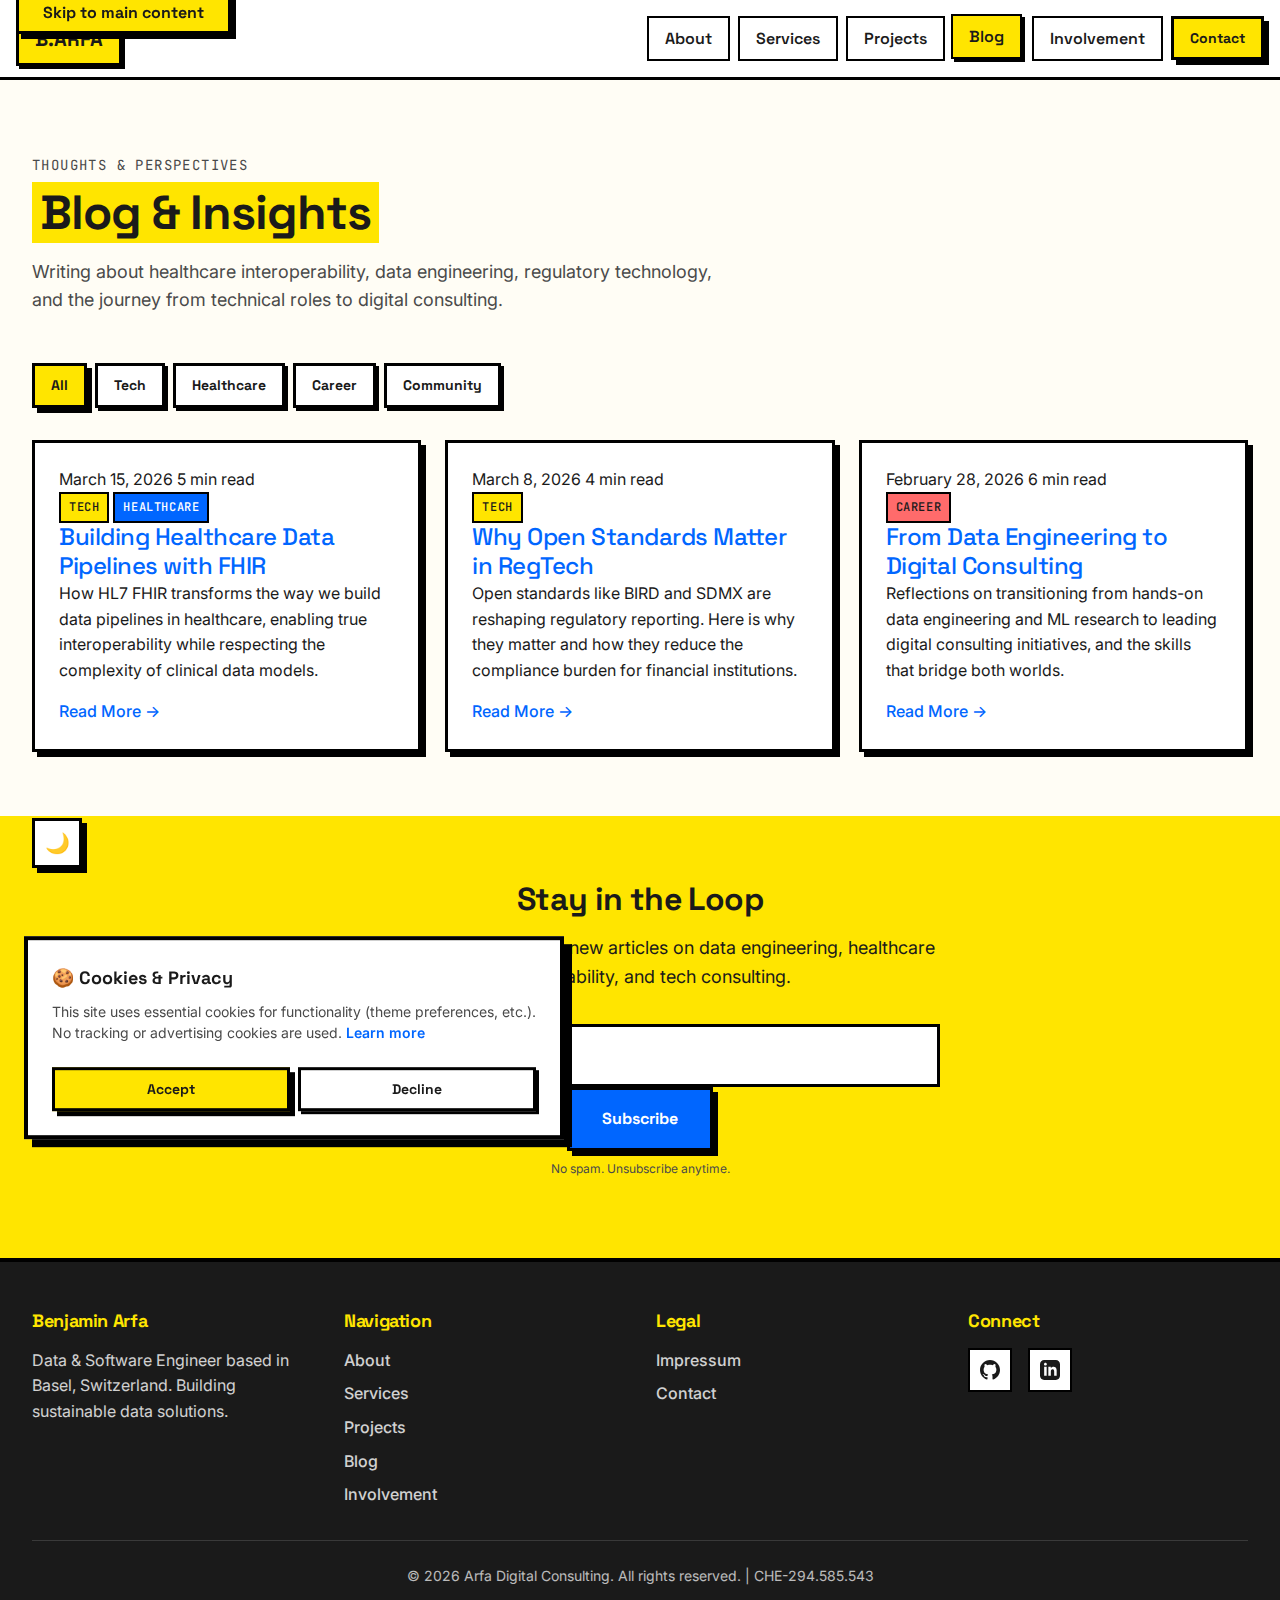
<file: blog.html>
<!DOCTYPE html>
<html lang="en">
<head>
  <meta charset="UTF-8">
  <meta name="viewport" content="width=device-width, initial-scale=1.0">
  <meta name="description" content="Blog & Insights by Benjamin Arfa - Articles on healthcare interoperability, data engineering, RegTech, and digital consulting.">
  <meta name="author" content="Moadh Benjamin Arfa">

  <meta property="og:title" content="Blog & Insights | Benjamin Arfa">
  <meta property="og:description" content="Articles on healthcare interoperability, data engineering, RegTech, and digital consulting.">
  <meta property="og:type" content="website">
  <meta property="og:url" content="https://benjamin-arfa.github.io/blog.html">
  <meta property="og:image" content="https://benjamin-arfa.github.io/og-image.svg">
  <meta property="og:site_name" content="Benjamin Arfa">
  <meta property="og:locale" content="en_US">
  <!-- Twitter Card -->
  <meta name="twitter:card" content="summary_large_image">
  <meta name="twitter:title" content="Blog & Insights | Benjamin Arfa">
  <meta name="twitter:description" content="Articles on healthcare interoperability, data engineering, RegTech, and digital consulting.">
  <meta name="twitter:image" content="https://benjamin-arfa.github.io/og-image.svg">

  <title>Blog & Insights | Benjamin Arfa</title>
  <link rel="icon" type="image/svg+xml" href="/favicon.svg">

  <!-- Structured Data (JSON-LD) -->
  <script type="application/ld+json">
  {
    "@context": "https://schema.org",
    "@type": "Blog",
    "name": "Blog & Insights by Benjamin Arfa",
    "description": "Articles on healthcare interoperability, data engineering, RegTech, and digital consulting.",
    "url": "https://benjamin-arfa.github.io/blog.html",
    "author": {
      "@type": "Person",
      "name": "Moadh Benjamin Arfa"
    }
  }
  </script>

  <!-- Performance: preconnect to Google Fonts -->
  <link rel="preconnect" href="https://fonts.googleapis.com">
  <link rel="preconnect" href="https://fonts.gstatic.com" crossorigin>
  <!-- Load fonts via link instead of CSS @import for faster rendering -->
  <link rel="stylesheet" href="https://fonts.googleapis.com/css2?family=Space+Grotesk:wght@400;500;600;700&family=Inter:wght@400;500;600;700&family=JetBrains+Mono:wght@400;500&display=swap">
  <link rel="stylesheet" href="css/style.css">
  <!-- Prefetch key pages for instant navigation -->
  <link rel="dns-prefetch" href="https://github.com">
  <link rel="alternate" type="application/rss+xml" title="Benjamin Arfa's Blog" href="/feed.xml">
  <script>var t=localStorage.getItem("theme");if(t)document.documentElement.setAttribute("data-theme",t);else if(window.matchMedia("(prefers-color-scheme:dark)").matches)document.documentElement.setAttribute("data-theme","dark");</script>
  <link rel="icon" href="data:image/svg+xml,<svg xmlns='http://www.w3.org/2000/svg' viewBox='0 0 100 100'><text y='.9em' font-size='90'>B</text></svg>">
</head>
<body>
  <a href="#main-content" class="skip-to-content">Skip to main content</a>
  <div class="progress-bar" aria-hidden="true"></div>
  <!-- Navigation -->
  <nav class="nav" role="navigation" aria-label="Main navigation">
    <div class="nav__container">
      <a href="index.html" class="nav__logo">B.ARFA</a>

      <ul class="nav__menu">
        <li><a href="about.html" class="nav__link">About</a></li>
        <li><a href="services.html" class="nav__link">Services</a></li>
        <li><a href="projects.html" class="nav__link">Projects</a></li>
        <li><a href="blog.html" class="nav__link nav__link--active">Blog</a></li>
        <li><a href="involvement.html" class="nav__link">Involvement</a></li>
        <li><a href="contact.html" class="nav__link btn btn--primary btn--sm">Contact</a></li>
      </ul>

      <button class="nav__toggle" aria-label="Toggle menu" aria-expanded="false">
        <span></span>
        <span></span>
        <span></span>
      </button>
    </div>

    <!-- Mobile Menu -->
    <div class="nav__mobile-menu">
      <a href="about.html" class="nav__link">About</a>
      <a href="services.html" class="nav__link">Services</a>
      <a href="projects.html" class="nav__link">Projects</a>
      <a href="blog.html" class="nav__link">Blog</a>
      <a href="involvement.html" class="nav__link">Involvement</a>
      <a href="contact.html" class="nav__link btn btn--primary">Contact</a>
    </div>
  </nav>

  <main id="main-content" class="page">
    <div class="container">
      <!-- Hero Section -->
      <header class="page__header">
        <p class="section-header__eyebrow">Thoughts & Perspectives</p>
        <h1 class="page__title"><span class="hero__title-highlight">Blog & Insights</span></h1>
        <p class="page__subtitle" style="max-width: 700px;">
          Writing about healthcare interoperability, data engineering, regulatory technology, and the journey from technical roles to digital consulting.
        </p>
      </header>

      <!-- Filter Tabs -->
      <section class="section" style="padding-top: 0;">
        <div class="blog-filter mb-xl" style="display: flex; flex-wrap: wrap; gap: var(--space-sm);">
          <button class="btn btn--primary btn--sm blog-filter__btn active" data-filter="all">All</button>
          <button class="btn btn--outline btn--sm blog-filter__btn" data-filter="tech">Tech</button>
          <button class="btn btn--outline btn--sm blog-filter__btn" data-filter="healthcare">Healthcare</button>
          <button class="btn btn--outline btn--sm blog-filter__btn" data-filter="career">Career</button>
          <button class="btn btn--outline btn--sm blog-filter__btn" data-filter="community">Community</button>
        </div>

        <!-- Blog Posts Grid -->
        <div class="grid grid--3" id="blog-grid">

          <!-- Post 1 -->
          <article class="card blog-card" data-categories="tech healthcare">
            <div class="blog-card__meta">
              <time datetime="2026-03-15">March 15, 2026</time>
              <span class="blog-card__read-time">5 min read</span>
            </div>
            <div class="blog-card__tags">
              <span class="tag tag--primary">Tech</span>
              <span class="tag tag--accent">Healthcare</span>
            </div>
            <h3 class="blog-card__title">
              <a href="blog/healthcare-data-pipelines.html">Building Healthcare Data Pipelines with FHIR</a>
            </h3>
            <p class="blog-card__excerpt">
              How HL7 FHIR transforms the way we build data pipelines in healthcare, enabling true interoperability while respecting the complexity of clinical data models.
            </p>
            <a href="blog/healthcare-data-pipelines.html" class="blog-card__link">Read More &rarr;</a>
          </article>

          <!-- Post 2 -->
          <article class="card blog-card" data-categories="tech">
            <div class="blog-card__meta">
              <time datetime="2026-03-08">March 8, 2026</time>
              <span class="blog-card__read-time">4 min read</span>
            </div>
            <div class="blog-card__tags">
              <span class="tag tag--primary">Tech</span>
            </div>
            <h3 class="blog-card__title">
              <a href="blog/open-standards-regtech.html">Why Open Standards Matter in RegTech</a>
            </h3>
            <p class="blog-card__excerpt">
              Open standards like BIRD and SDMX are reshaping regulatory reporting. Here is why they matter and how they reduce the compliance burden for financial institutions.
            </p>
            <a href="blog/open-standards-regtech.html" class="blog-card__link">Read More &rarr;</a>
          </article>

          <!-- Post 3 -->
          <article class="card blog-card" data-categories="career">
            <div class="blog-card__meta">
              <time datetime="2026-02-28">February 28, 2026</time>
              <span class="blog-card__read-time">6 min read</span>
            </div>
            <div class="blog-card__tags">
              <span class="tag tag--secondary">Career</span>
            </div>
            <h3 class="blog-card__title">
              <a href="blog/data-engineering-to-consulting.html">From Data Engineering to Digital Consulting</a>
            </h3>
            <p class="blog-card__excerpt">
              Reflections on transitioning from hands-on data engineering and ML research to leading digital consulting initiatives, and the skills that bridge both worlds.
            </p>
            <a href="blog/data-engineering-to-consulting.html" class="blog-card__link">Read More &rarr;</a>
          </article>

        </div>
      </section>

      <!-- Newsletter Signup -->
      <section class="section" style="background: var(--color-primary); margin: 0 calc(-1 * var(--space-xl)); padding-left: var(--space-xl); padding-right: var(--space-xl);">
        <div class="newsletter" style="max-width: 600px; margin: 0 auto; text-align: center;">
          <h2 style="margin-bottom: var(--space-md);">Stay in the Loop</h2>
          <p style="font-size: var(--text-lg); margin-bottom: var(--space-xl); color: var(--color-text);">
            Get notified when I publish new articles on data engineering, healthcare interoperability, and tech consulting.
          </p>
          <form class="newsletter-form" id="newsletter-form">
            <div class="newsletter-form__row">
              <input type="email" class="form-input newsletter-form__input" placeholder="your.email@example.com" required aria-label="Email address">
              <button type="submit" class="btn btn--accent newsletter-form__btn">Subscribe</button>
            </div>
            <p class="newsletter-form__note" style="font-size: var(--text-xs); color: var(--color-text-muted); margin-top: var(--space-sm);">
              No spam. Unsubscribe anytime.
            </p>
          </form>
        </div>
      </section>
    </div>
  </main>

  <!-- Footer -->
  <footer class="footer" role="contentinfo">
    <div class="container">
      <div class="footer__content">
        <div class="footer__section">
          <h4>Benjamin Arfa</h4>
          <p style="opacity: 0.8;">Data & Software Engineer based in Basel, Switzerland. Building sustainable data solutions.</p>
        </div>

        <div class="footer__section">
          <h4>Navigation</h4>
          <ul class="footer__links">
            <li><a href="about.html">About</a></li>
            <li><a href="services.html">Services</a></li>
            <li><a href="projects.html">Projects</a></li>
            <li><a href="blog.html">Blog</a></li>
            <li><a href="involvement.html">Involvement</a></li>
          </ul>
        </div>

        <div class="footer__section">
          <h4>Legal</h4>
          <ul class="footer__links">
            <li><a href="impressum.html">Impressum</a></li>
            <li><a href="contact.html">Contact</a></li>
          </ul>
        </div>

        <div class="footer__section">
          <h4>Connect</h4>
          <div class="footer__social">
            <a href="https://github.com/benjamin-arfa" target="_blank" rel="noopener" aria-label="GitHub">
              <svg width="20" height="20" viewBox="0 0 24 24" fill="currentColor"><path d="M12 0c-6.626 0-12 5.373-12 12 0 5.302 3.438 9.8 8.207 11.387.599.111.793-.261.793-.577v-2.234c-3.338.726-4.033-1.416-4.033-1.416-.546-1.387-1.333-1.756-1.333-1.756-1.089-.745.083-.729.083-.729 1.205.084 1.839 1.237 1.839 1.237 1.07 1.834 2.807 1.304 3.492.997.107-.775.418-1.305.762-1.604-2.665-.305-5.467-1.334-5.467-5.931 0-1.311.469-2.381 1.236-3.221-.124-.303-.535-1.524.117-3.176 0 0 1.008-.322 3.301 1.23.957-.266 1.983-.399 3.003-.404 1.02.005 2.047.138 3.006.404 2.291-1.552 3.297-1.23 3.297-1.23.653 1.653.242 2.874.118 3.176.77.84 1.235 1.911 1.235 3.221 0 4.609-2.807 5.624-5.479 5.921.43.372.823 1.102.823 2.222v3.293c0 .319.192.694.801.576 4.765-1.589 8.199-6.086 8.199-11.386 0-6.627-5.373-12-12-12z"/></svg>
            </a>
            <a href="https://linkedin.com/in/moadhbenjaminarfa" target="_blank" rel="noopener" aria-label="LinkedIn">
              <svg width="20" height="20" viewBox="0 0 24 24" fill="currentColor"><path d="M19 0h-14c-2.761 0-5 2.239-5 5v14c0 2.761 2.239 5 5 5h14c2.762 0 5-2.239 5-5v-14c0-2.761-2.238-5-5-5zm-11 19h-3v-11h3v11zm-1.5-12.268c-.966 0-1.75-.79-1.75-1.764s.784-1.764 1.75-1.764 1.75.79 1.75 1.764-.783 1.764-1.75 1.764zm13.5 12.268h-3v-5.604c0-3.368-4-3.113-4 0v5.604h-3v-11h3v1.765c1.396-2.586 7-2.777 7 2.476v6.759z"/></svg>
            </a>
          </div>
        </div>
      </div>

      <div class="footer__bottom">
        <p>&copy; 2025 Arfa Digital Consulting. All rights reserved. | CHE-294.585.543</p>
      </div>
    </div>
  </footer>

  <!-- Keyboard Hint -->
  <div class="keyboard-hint" id="keyboard-hint">
    Press <kbd>?</kbd> for shortcuts
  </div>

  <!-- Theme Toggle -->
  <button class="theme-toggle" aria-label="Toggle dark mode"></button>

  <!-- Back to Top -->
  <button class="back-to-top" aria-label="Back to top">2191</button>

  <!-- Toast Notification -->
  <div class="toast" id="toast" aria-live="polite"></div>

  <!-- Cookie Consent Banner -->
  <div class="cookie-banner" id="cookie-banner" role="dialog" aria-label="Cookie consent" aria-describedby="cookie-text">
    <p class="cookie-banner__title">&#127850; Cookies &amp; Privacy</p>
    <p class="cookie-banner__text" id="cookie-text">
      This site uses essential cookies for functionality (theme preferences, etc.). No tracking or advertising cookies are used.
      <a href="impressum.html">Learn more</a>
    </p>
    <div class="cookie-banner__actions">
      <button class="btn btn--primary btn--sm" id="cookie-accept">Accept</button>
      <button class="btn btn--outline btn--sm" id="cookie-decline">Decline</button>
    </div>
  </div>

  <script src="js/main.js" defer></script>
</body>
</html>
</file>
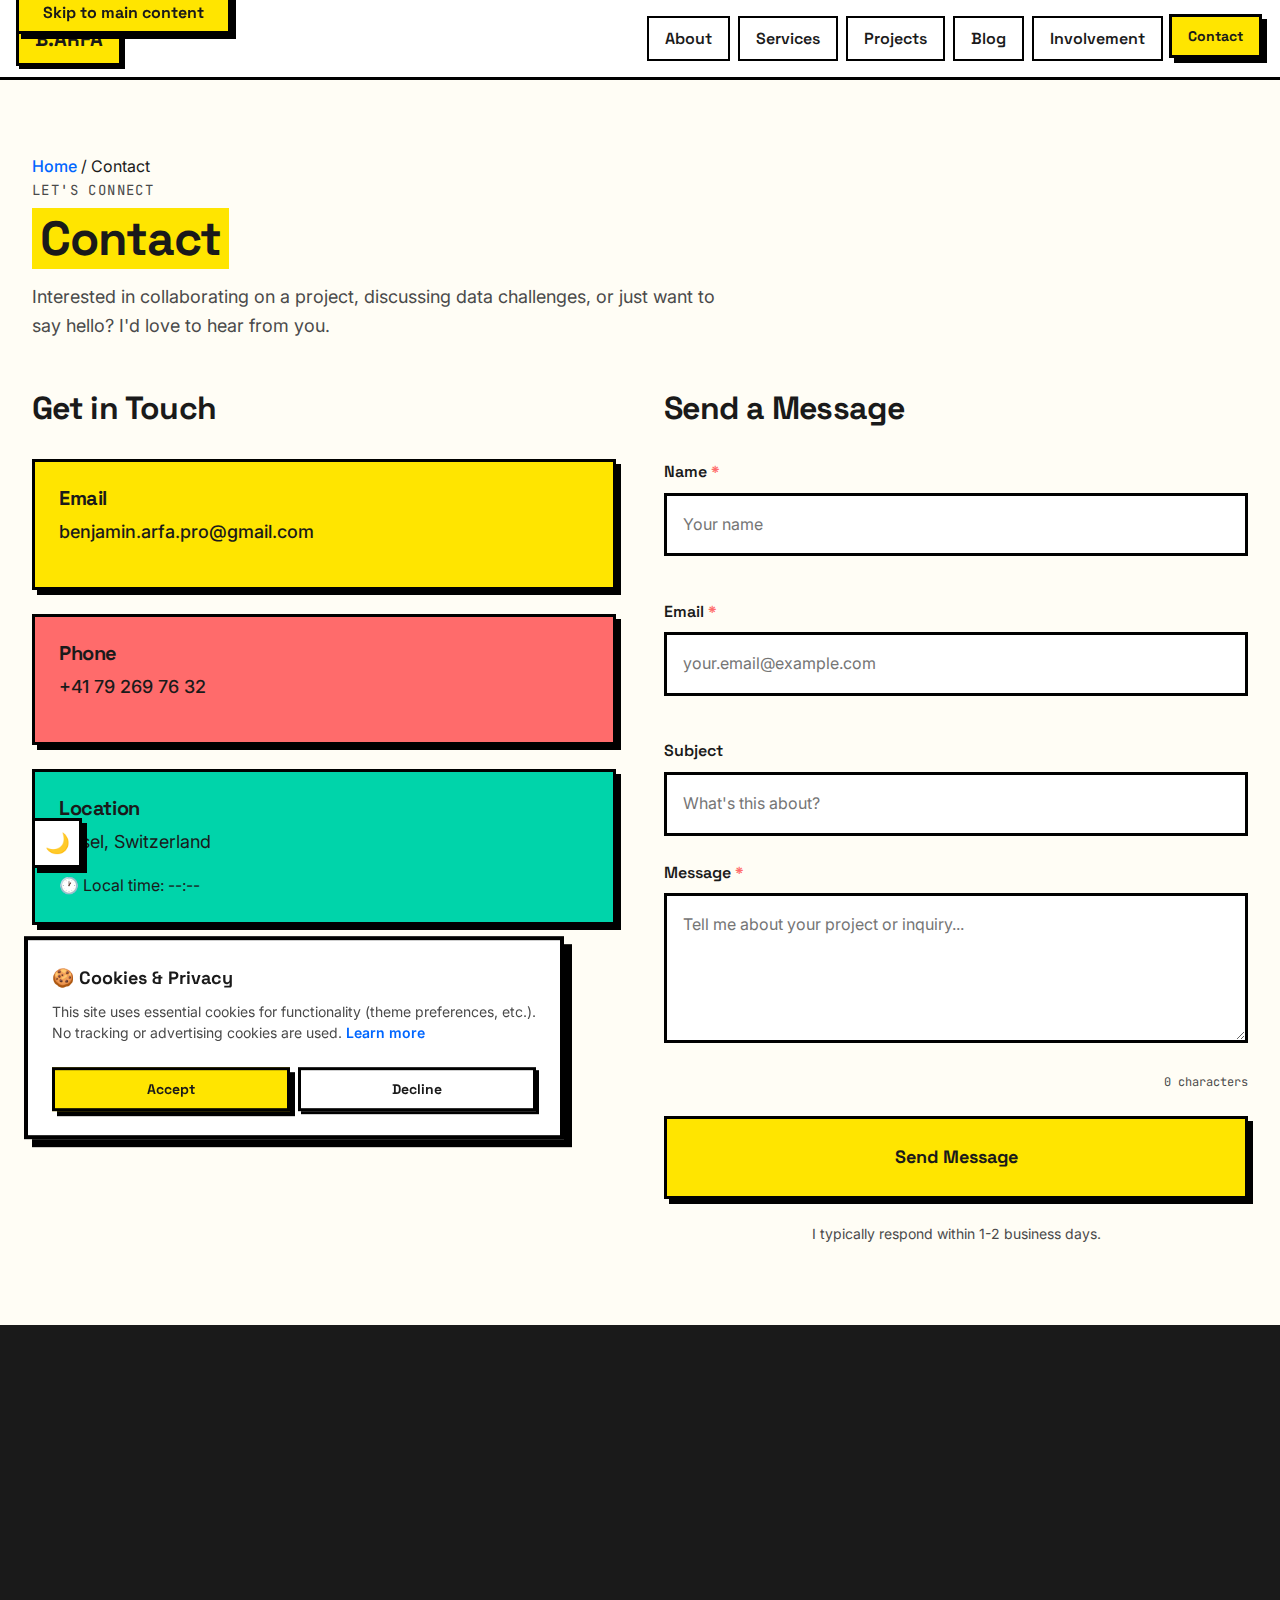
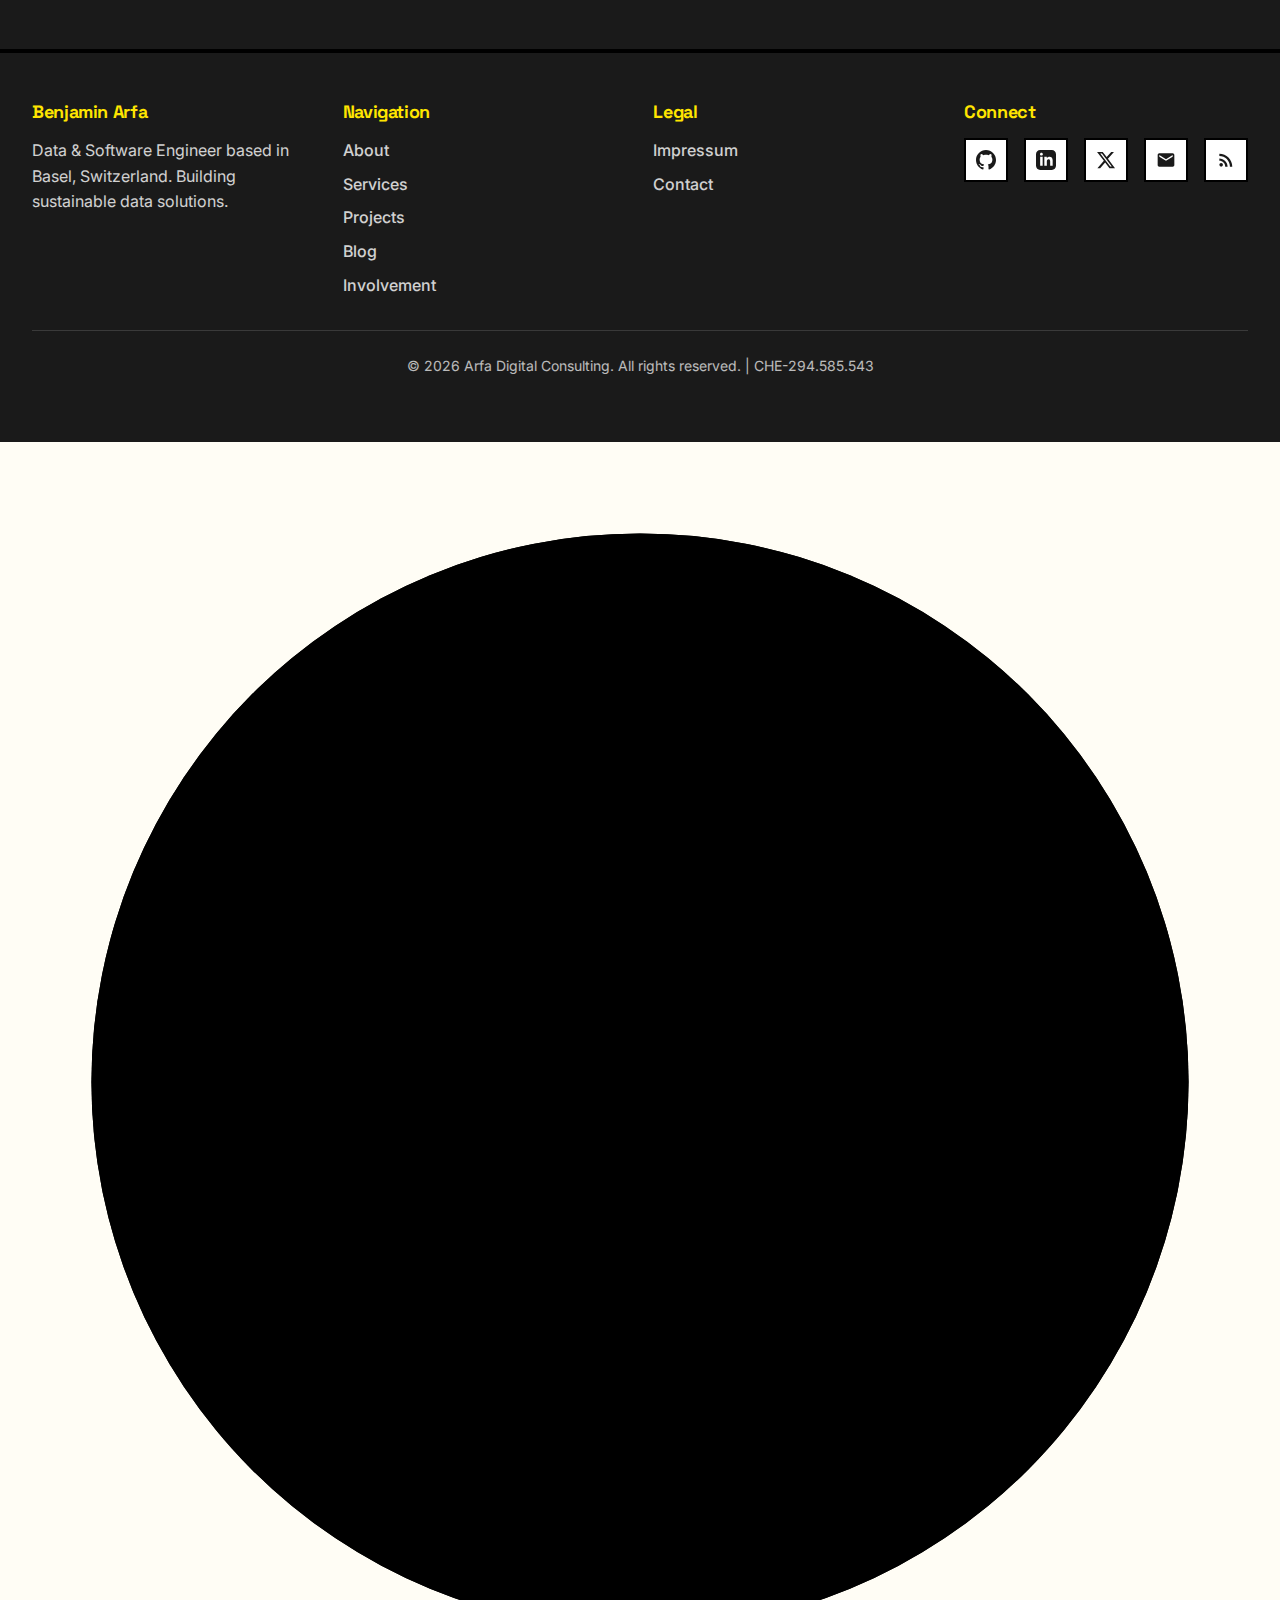
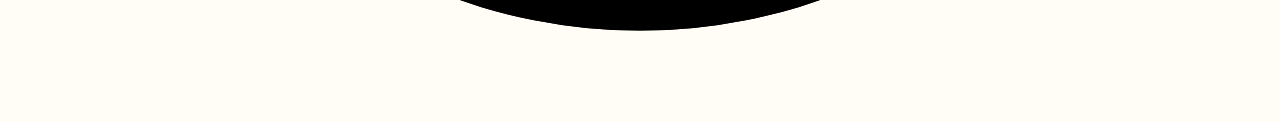
<file: contact.html>
<!DOCTYPE html>
<html lang="en">
<head>
  <meta charset="UTF-8">
  <meta name="viewport" content="width=device-width, initial-scale=1.0">
  <meta name="description" content="Reach out to Benjamin Arfa for data engineering consulting, healthcare interoperability projects, or collaboration opportunities. Based in Basel, Switzerland.">

  <!-- Open Graph -->
  <meta property="og:title" content="Contact | Benjamin Arfa">
  <meta property="og:description" content="Reach out for data engineering consulting, healthcare interoperability projects, or collaboration opportunities. Based in Basel, Switzerland.">
  <meta property="og:type" content="website">
  <meta property="og:url" content="https://benjamin-arfa.github.io/contact.html">
  <meta property="og:image" content="https://benjamin-arfa.github.io/og-image.svg">
  <meta property="og:site_name" content="Benjamin Arfa">
  <meta property="og:locale" content="en_US">
  <!-- Twitter Card -->
  <meta name="twitter:card" content="summary_large_image">
  <meta name="twitter:title" content="Contact | Benjamin Arfa">
  <meta name="twitter:description" content="Reach out for data engineering consulting, healthcare interoperability projects, or collaboration opportunities. Based in Basel, Switzerland.">
  <meta name="twitter:image" content="https://benjamin-arfa.github.io/og-image.svg">

  <title>Contact | Benjamin Arfa</title>
  <link rel="canonical" href="https://benjamin-arfa.github.io/contact.html">
  <link rel="icon" type="image/svg+xml" href="/favicon.svg">
  <link rel="manifest" href="/manifest.json">
  <meta name="theme-color" content="#FFE500" media="(prefers-color-scheme: light)">
  <meta name="theme-color" content="#1A1A1A" media="(prefers-color-scheme: dark)">

  <!-- Breadcrumb Structured Data -->
  <script type="application/ld+json">
  {
    "@context": "https://schema.org",
    "@type": "BreadcrumbList",
    "itemListElement": [
      { "@type": "ListItem", "position": 1, "name": "Home", "item": "https://benjamin-arfa.github.io" },
      { "@type": "ListItem", "position": 2, "name": "Contact" }
    ]
  }
  </script>

  <!-- Structured Data (JSON-LD) -->
  <script type="application/ld+json">
  {
    "@context": "https://schema.org",
    "@type": "ContactPage",
    "name": "Contact Benjamin Arfa",
    "description": "Get in touch with Benjamin Arfa for data and software engineering consulting, collaboration, or inquiries.",
    "url": "https://benjamin-arfa.github.io/contact.html",
    "mainEntity": {
      "@type": "Person",
      "name": "Moadh Benjamin Arfa",
      "address": {
        "@type": "PostalAddress",
        "addressLocality": "Basel",
        "addressCountry": "CH"
      }
    }
  }
  </script>

  <!-- Performance: preconnect to Google Fonts -->
  <link rel="preconnect" href="https://fonts.googleapis.com">
  <link rel="preconnect" href="https://fonts.gstatic.com" crossorigin>
  <!-- Load fonts via link instead of CSS @import for faster rendering -->
  <link rel="stylesheet" href="https://fonts.googleapis.com/css2?family=Space+Grotesk:wght@400;500;600;700&family=Inter:wght@400;500;600;700&family=JetBrains+Mono:wght@400;500&display=swap">
  <link rel="stylesheet" href="css/style.css">
  <!-- Prefetch key pages for instant navigation -->
  <link rel="dns-prefetch" href="https://github.com">
  <link rel="prefetch" href="/about.html">
  <link rel="prefetch" href="/services.html">
  <!-- Preload main JS for faster interactivity -->
  <link rel="preload" href="/js/main.js" as="script">
  <script>var t=localStorage.getItem("theme");if(t)document.documentElement.setAttribute("data-theme",t);else if(window.matchMedia("(prefers-color-scheme:dark)").matches)document.documentElement.setAttribute("data-theme","dark");</script>
  <link rel="icon" href="data:image/svg+xml,<svg xmlns='http://www.w3.org/2000/svg' viewBox='0 0 100 100'><text y='.9em' font-size='90'>B</text></svg>">
</head>
<body>
  <a href="#main-content" class="skip-to-content">Skip to main content</a>
  <div class="progress-bar" aria-hidden="true"></div>
  <!-- Navigation -->
  <nav class="nav" role="navigation" aria-label="Main navigation">
    <div class="nav__container">
      <a href="index.html" class="nav__logo">B.ARFA</a>

      <ul class="nav__menu">
        <li><a href="about.html" class="nav__link">About</a></li>
        <li><a href="services.html" class="nav__link">Services</a></li>
        <li><a href="projects.html" class="nav__link">Projects</a></li>
        <li><a href="blog.html" class="nav__link">Blog</a></li>
        <li><a href="involvement.html" class="nav__link">Involvement</a></li>
        <li><a href="contact.html" class="nav__link btn btn--primary btn--sm nav__link--active">Contact</a></li>
      </ul>

      <button class="nav__toggle" aria-label="Toggle menu" aria-expanded="false">
        <span></span>
        <span></span>
        <span></span>
      </button>
    </div>

    <div class="nav__mobile-menu">
      <a href="about.html" class="nav__link">About</a>
      <a href="services.html" class="nav__link">Services</a>
      <a href="projects.html" class="nav__link">Projects</a>
      <a href="blog.html" class="nav__link">Blog</a>
      <a href="involvement.html" class="nav__link">Involvement</a>
      <a href="contact.html" class="nav__link btn btn--primary">Contact</a>
    </div>
  </nav>

  <main id="main-content" class="page">
    <div class="container">
      <!-- Breadcrumb -->
      <nav class="breadcrumb" aria-label="Breadcrumb">
        <a href="index.html" class="breadcrumb__link">Home</a>
        <span class="breadcrumb__separator" aria-hidden="true">/</span>
        <span class="breadcrumb__current" aria-current="page">Contact</span>
      </nav>

      <!-- Page Header -->
      <header class="page__header">
        <p class="section-header__eyebrow">Let's Connect</p>
        <h1 class="page__title"><span class="hero__title-highlight">Contact</span></h1>
        <p class="page__subtitle" style="max-width: 700px;">
          Interested in collaborating on a project, discussing data challenges, or just want to say hello? I'd love to hear from you.
        </p>
      </header>

      <!-- Contact Content -->
      <section class="section" style="padding-top: 0;">
        <div class="grid grid--2" style="gap: var(--space-2xl); align-items: start;">

          <!-- Contact Info -->
          <div>
            <h2 class="mb-xl">Get in Touch</h2>

            <div class="card card--primary mb-lg">
              <h3 class="card__title">Email</h3>
              <p style="font-size: var(--text-lg);">
                <a href="mailto:benjamin.arfa.pro@gmail.com" style="color: var(--color-text);">benjamin.arfa.pro@gmail.com</a>
              </p>
            </div>

            <div class="card card--secondary mb-lg">
              <h3 class="card__title">Phone</h3>
              <p style="font-size: var(--text-lg);">
                <a href="tel:+41792697632" style="color: var(--color-text);">+41 79 269 76 32</a>
              </p>
            </div>

            <div class="card mb-lg" style="background: var(--color-accent-alt);">
              <h3 class="card__title">Location</h3>
              <p style="font-size: var(--text-lg);">
                Basel, Switzerland
              </p>
              <div class="local-time" aria-label="Current local time in Basel, Switzerland">
                <span class="local-time__icon" aria-hidden="true">🕐</span>
                <span class="local-time__label">Local time:</span>
                <span class="local-time__value" id="basel-time">--:--</span>
              </div>
            </div>

            <div class="card">
              <h3 class="card__title">Social</h3>
              <div style="display: flex; gap: var(--space-md); margin-top: var(--space-md);">
                <a href="https://github.com/benjamin-arfa" target="_blank" rel="noopener" class="btn btn--outline btn--sm" style="display: inline-flex; align-items: center; gap: var(--space-sm);">
                  <svg width="16" height="16" viewBox="0 0 24 24" fill="currentColor"><path d="M12 0c-6.626 0-12 5.373-12 12 0 5.302 3.438 9.8 8.207 11.387.599.111.793-.261.793-.577v-2.234c-3.338.726-4.033-1.416-4.033-1.416-.546-1.387-1.333-1.756-1.333-1.756-1.089-.745.083-.729.083-.729 1.205.084 1.839 1.237 1.839 1.237 1.07 1.834 2.807 1.304 3.492.997.107-.775.418-1.305.762-1.604-2.665-.305-5.467-1.334-5.467-5.931 0-1.311.469-2.381 1.236-3.221-.124-.303-.535-1.524.117-3.176 0 0 1.008-.322 3.301 1.23.957-.266 1.983-.399 3.003-.404 1.02.005 2.047.138 3.006.404 2.291-1.552 3.297-1.23 3.297-1.23.653 1.653.242 2.874.118 3.176.77.84 1.235 1.911 1.235 3.221 0 4.609-2.807 5.624-5.479 5.921.43.372.823 1.102.823 2.222v3.293c0 .319.192.694.801.576 4.765-1.589 8.199-6.086 8.199-11.386 0-6.627-5.373-12-12-12z"/></svg>
                  GitHub
                </a>
                <a href="https://linkedin.com/in/moadhbenjaminarfa" target="_blank" rel="noopener" class="btn btn--outline btn--sm" style="display: inline-flex; align-items: center; gap: var(--space-sm);">
                  <svg width="16" height="16" viewBox="0 0 24 24" fill="currentColor"><path d="M19 0h-14c-2.761 0-5 2.239-5 5v14c0 2.761 2.239 5 5 5h14c2.762 0 5-2.239 5-5v-14c0-2.761-2.238-5-5-5zm-11 19h-3v-11h3v11zm-1.5-12.268c-.966 0-1.75-.79-1.75-1.764s.784-1.764 1.75-1.764 1.75.79 1.75 1.764-.783 1.764-1.75 1.764zm13.5 12.268h-3v-5.604c0-3.368-4-3.113-4 0v5.604h-3v-11h3v1.765c1.396-2.586 7-2.777 7 2.476v6.759z"/></svg>
                  LinkedIn
                </a>
              </div>
            </div>
          </div>

          <!-- Contact Form -->
          <div>
            <h2 class="mb-xl">Send a Message</h2>

            <form class="contact-form" action="https://formspree.io/f/your-form-id" method="POST" novalidate>
              <div class="form-group">
                <label class="form-label" for="name">Name <span style="color: var(--color-secondary);">*</span></label>
                <input type="text" id="name" name="name" class="form-input" placeholder="Your name" required>
                <span class="form-error" aria-live="polite"></span>
              </div>

              <div class="form-group">
                <label class="form-label" for="email">Email <span style="color: var(--color-secondary);">*</span></label>
                <input type="email" id="email" name="email" class="form-input" placeholder="your.email@example.com" required>
                <span class="form-error" aria-live="polite"></span>
              </div>

              <div class="form-group">
                <label class="form-label" for="subject">Subject</label>
                <input type="text" id="subject" name="subject" class="form-input" placeholder="What's this about?">
              </div>

              <div class="form-group">
                <label class="form-label" for="message">Message <span style="color: var(--color-secondary);">*</span></label>
                <textarea id="message" name="message" class="form-textarea" placeholder="Tell me about your project or inquiry..." required></textarea>
                <span class="form-error" aria-live="polite"></span>
                <span class="form-charcount"><span id="charcount">0</span> characters</span>
              </div>

              <button type="submit" class="btn btn--primary btn--lg" style="width: 100%;">Send Message</button>
            </form>

            <p style="margin-top: var(--space-lg); font-size: var(--text-sm); color: var(--color-text-muted); text-align: center;">
              I typically respond within 1-2 business days.
            </p>
          </div>

        </div>
      </section>

      <!-- Company Info -->
      <section class="section" style="background: var(--color-text); color: var(--color-surface); margin: 0 calc(-1 * var(--space-xl)); padding-left: var(--space-xl); padding-right: var(--space-xl);">
        <div class="grid grid--2" style="align-items: center;">
          <div>
            <h2 style="color: var(--color-primary); margin-bottom: var(--space-lg);">Arfa Digital Consulting</h2>
            <p style="font-size: var(--text-lg); margin-bottom: var(--space-md);">
              Promoting digital transformation through IT and AI solutions, software development, data analysis, and strategic consulting.
            </p>
            <ul style="list-style: none; display: flex; flex-direction: column; gap: var(--space-sm); opacity: 0.8;">
              <li><strong>Owner:</strong> Moadh Benjamin Arfa</li>
              <li><strong>Company ID:</strong> CHE-294.585.543</li>
            </ul>
          </div>
          <div class="text-center">
            <a href="impressum.html" class="btn btn--primary btn--lg">View Full Impressum</a>
          </div>
        </div>
      </section>
    </div>
  </main>

  <!-- Footer -->
  <footer class="footer" role="contentinfo">
    <div class="container">
      <div class="footer__content">
        <div class="footer__section">
          <h4>Benjamin Arfa</h4>
          <p style="opacity: 0.8;">Data & Software Engineer based in Basel, Switzerland. Building sustainable data solutions.</p>
        </div>

        <div class="footer__section">
          <h4>Navigation</h4>
          <ul class="footer__links">
            <li><a href="about.html">About</a></li>
            <li><a href="services.html">Services</a></li>
            <li><a href="projects.html">Projects</a></li>
            <li><a href="blog.html">Blog</a></li>
            <li><a href="involvement.html">Involvement</a></li>
          </ul>
        </div>

        <div class="footer__section">
          <h4>Legal</h4>
          <ul class="footer__links">
            <li><a href="impressum.html">Impressum</a></li>
            <li><a href="contact.html">Contact</a></li>
          </ul>
        </div>

        <div class="footer__section">
          <h4>Connect</h4>
          <div class="footer__social">
            <a href="https://github.com/benjamin-arfa" target="_blank" rel="noopener" aria-label="GitHub">
              <svg width="20" height="20" viewBox="0 0 24 24" fill="currentColor"><path d="M12 0c-6.626 0-12 5.373-12 12 0 5.302 3.438 9.8 8.207 11.387.599.111.793-.261.793-.577v-2.234c-3.338.726-4.033-1.416-4.033-1.416-.546-1.387-1.333-1.756-1.333-1.756-1.089-.745.083-.729.083-.729 1.205.084 1.839 1.237 1.839 1.237 1.07 1.834 2.807 1.304 3.492.997.107-.775.418-1.305.762-1.604-2.665-.305-5.467-1.334-5.467-5.931 0-1.311.469-2.381 1.236-3.221-.124-.303-.535-1.524.117-3.176 0 0 1.008-.322 3.301 1.23.957-.266 1.983-.399 3.003-.404 1.02.005 2.047.138 3.006.404 2.291-1.552 3.297-1.23 3.297-1.23.653 1.653.242 2.874.118 3.176.77.84 1.235 1.911 1.235 3.221 0 4.609-2.807 5.624-5.479 5.921.43.372.823 1.102.823 2.222v3.293c0 .319.192.694.801.576 4.765-1.589 8.199-6.086 8.199-11.386 0-6.627-5.373-12-12-12z"/></svg>
            </a>
            <a href="https://linkedin.com/in/moadhbenjaminarfa" target="_blank" rel="noopener" aria-label="LinkedIn">
              <svg width="20" height="20" viewBox="0 0 24 24" fill="currentColor"><path d="M19 0h-14c-2.761 0-5 2.239-5 5v14c0 2.761 2.239 5 5 5h14c2.762 0 5-2.239 5-5v-14c0-2.761-2.238-5-5-5zm-11 19h-3v-11h3v11zm-1.5-12.268c-.966 0-1.75-.79-1.75-1.764s.784-1.764 1.75-1.764 1.75.79 1.75 1.764-.783 1.764-1.75 1.764zm13.5 12.268h-3v-5.604c0-3.368-4-3.113-4 0v5.604h-3v-11h3v1.765c1.396-2.586 7-2.777 7 2.476v6.759z"/></svg>
            </a>
            <a href="https://x.com/benjaminarfa" target="_blank" rel="noopener" aria-label="X (Twitter)">
              <svg width="20" height="20" viewBox="0 0 24 24" fill="currentColor"><path d="M18.244 2.25h3.308l-7.227 8.26 8.502 11.24H16.17l-5.214-6.817L4.99 21.75H1.68l7.73-8.835L1.254 2.25H8.08l4.713 6.231zm-1.161 17.52h1.833L7.084 4.126H5.117z"/></svg>
            </a>
            <a href="mailto:benjamin.arfa.pro@gmail.com" aria-label="Email">
              <svg width="20" height="20" viewBox="0 0 24 24" fill="currentColor"><path d="M20 4H4c-1.1 0-2 .9-2 2v12c0 1.1.9 2 2 2h16c1.1 0 2-.9 2-2V6c0-1.1-.9-2-2-2zm0 4l-8 5-8-5V6l8 5 8-5v2z"/></svg>
            </a>
            <a href="/feed.xml" target="_blank" rel="noopener" aria-label="RSS Feed">
              <svg width="20" height="20" viewBox="0 0 24 24" fill="currentColor"><circle cx="6.18" cy="17.82" r="2.18"/><path d="M4 4.44v2.83c7.03 0 12.73 5.7 12.73 12.73h2.83c0-8.59-6.97-15.56-15.56-15.56zm0 5.66v2.83c3.9 0 7.07 3.17 7.07 7.07h2.83c0-5.47-4.43-9.9-9.9-9.9z"/></svg>
            </a>
          </div>
        </div>
      </div>

      <div class="footer__bottom">
        <p>&copy; <span class="copyright-year">2026</span> Arfa Digital Consulting. All rights reserved. | CHE-294.585.543</p>
      </div>
    </div>
  </footer>

  <!-- Keyboard Hint -->
  <div class="keyboard-hint" id="keyboard-hint">
    Press <kbd>?</kbd> for shortcuts
  </div>

  <!-- Theme Toggle -->
  <button class="theme-toggle" aria-label="Toggle dark mode"></button>

  <!-- Back to Top with Scroll Progress Ring -->
  <div class="back-to-top-wrap" aria-label="Back to top">
    <svg class="back-to-top-progress" viewBox="0 0 56 56" aria-hidden="true">
      <circle class="back-to-top-progress__track" cx="28" cy="28" r="24"/>
      <circle class="back-to-top-progress__fill" cx="28" cy="28" r="24"/>
    </svg>
    <button class="back-to-top" aria-label="Back to top">&uarr;</button>
  </div>

  <!-- Cookie Consent Banner -->
  <div class="cookie-banner" id="cookie-banner" role="dialog" aria-label="Cookie consent" aria-describedby="cookie-text">
    <p class="cookie-banner__title">&#127850; Cookies &amp; Privacy</p>
    <p class="cookie-banner__text" id="cookie-text">
      This site uses essential cookies for functionality (theme preferences, etc.). No tracking or advertising cookies are used.
      <a href="impressum.html">Learn more</a>
    </p>
    <div class="cookie-banner__actions">
      <button class="btn btn--primary btn--sm" id="cookie-accept">Accept</button>
      <button class="btn btn--outline btn--sm" id="cookie-decline">Decline</button>
    </div>
  </div>

  <script src="js/main.js" defer></script>
</body>
</html>
</file>
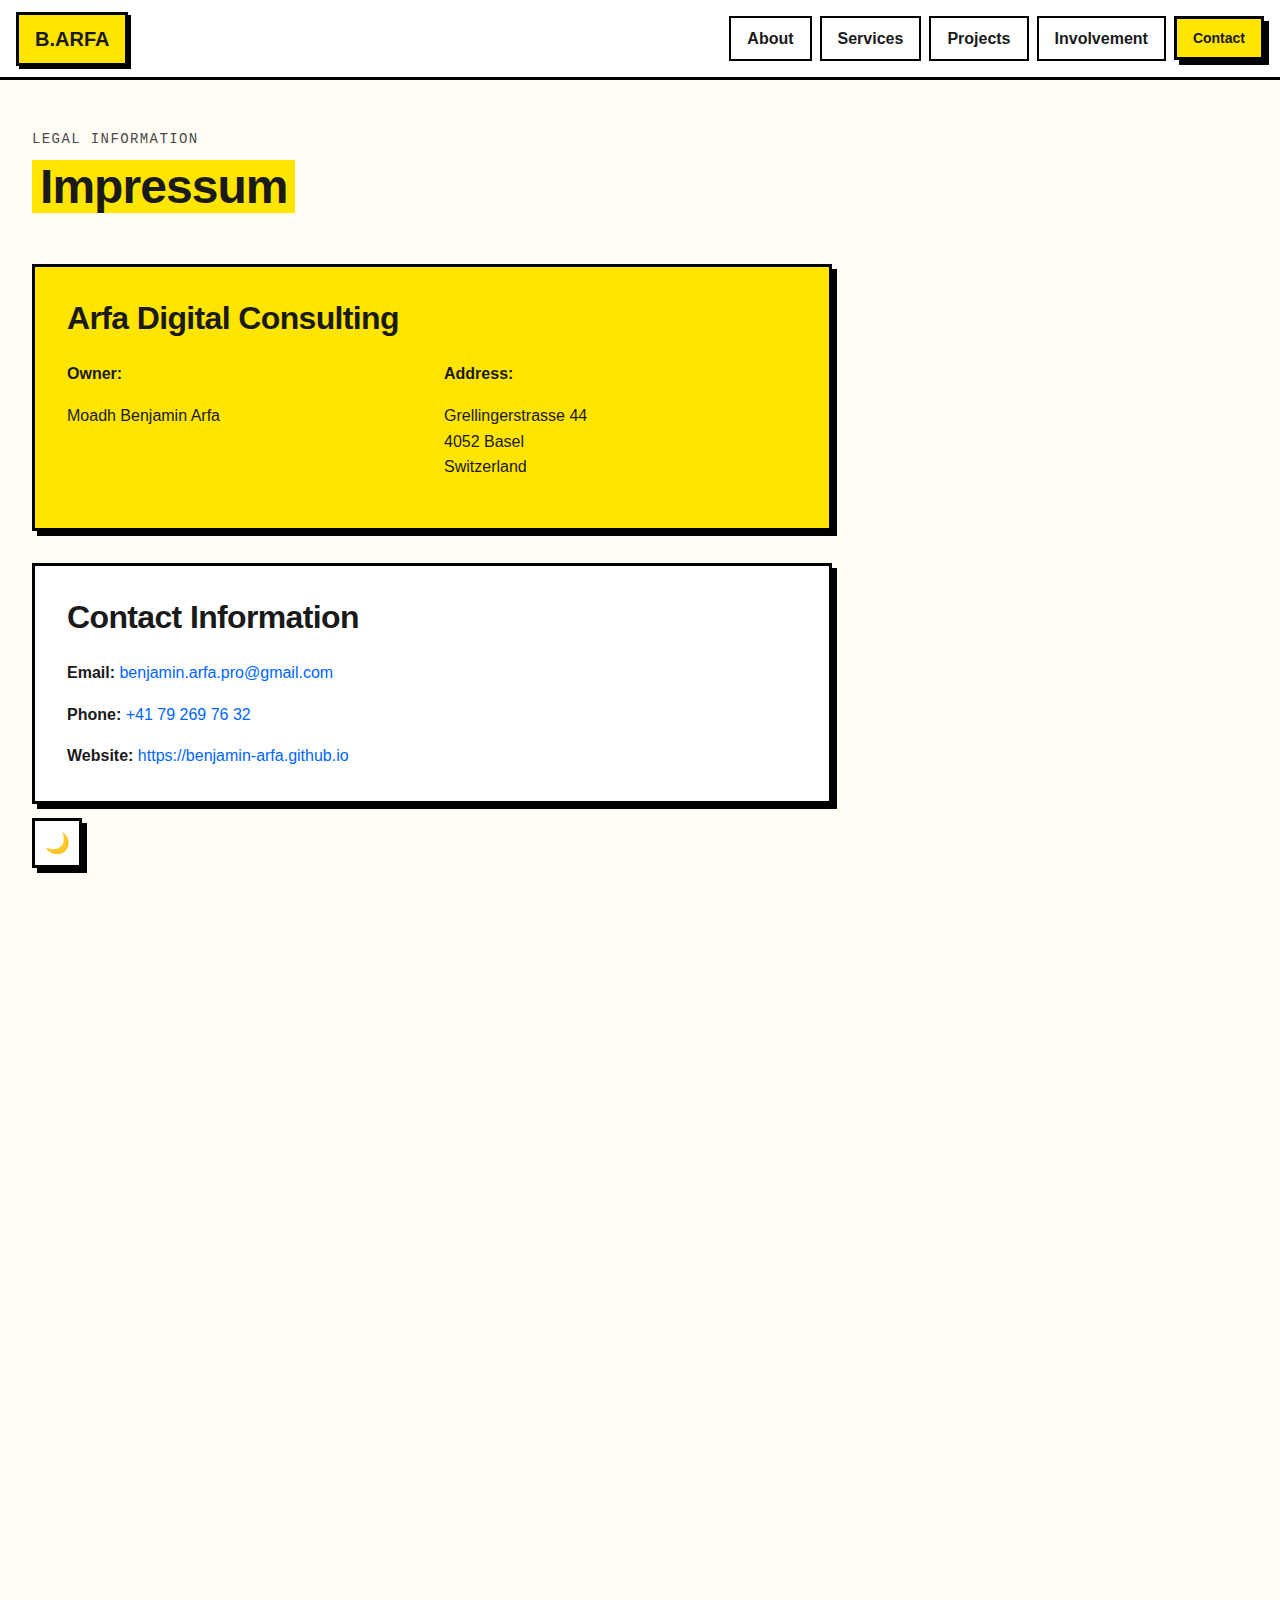
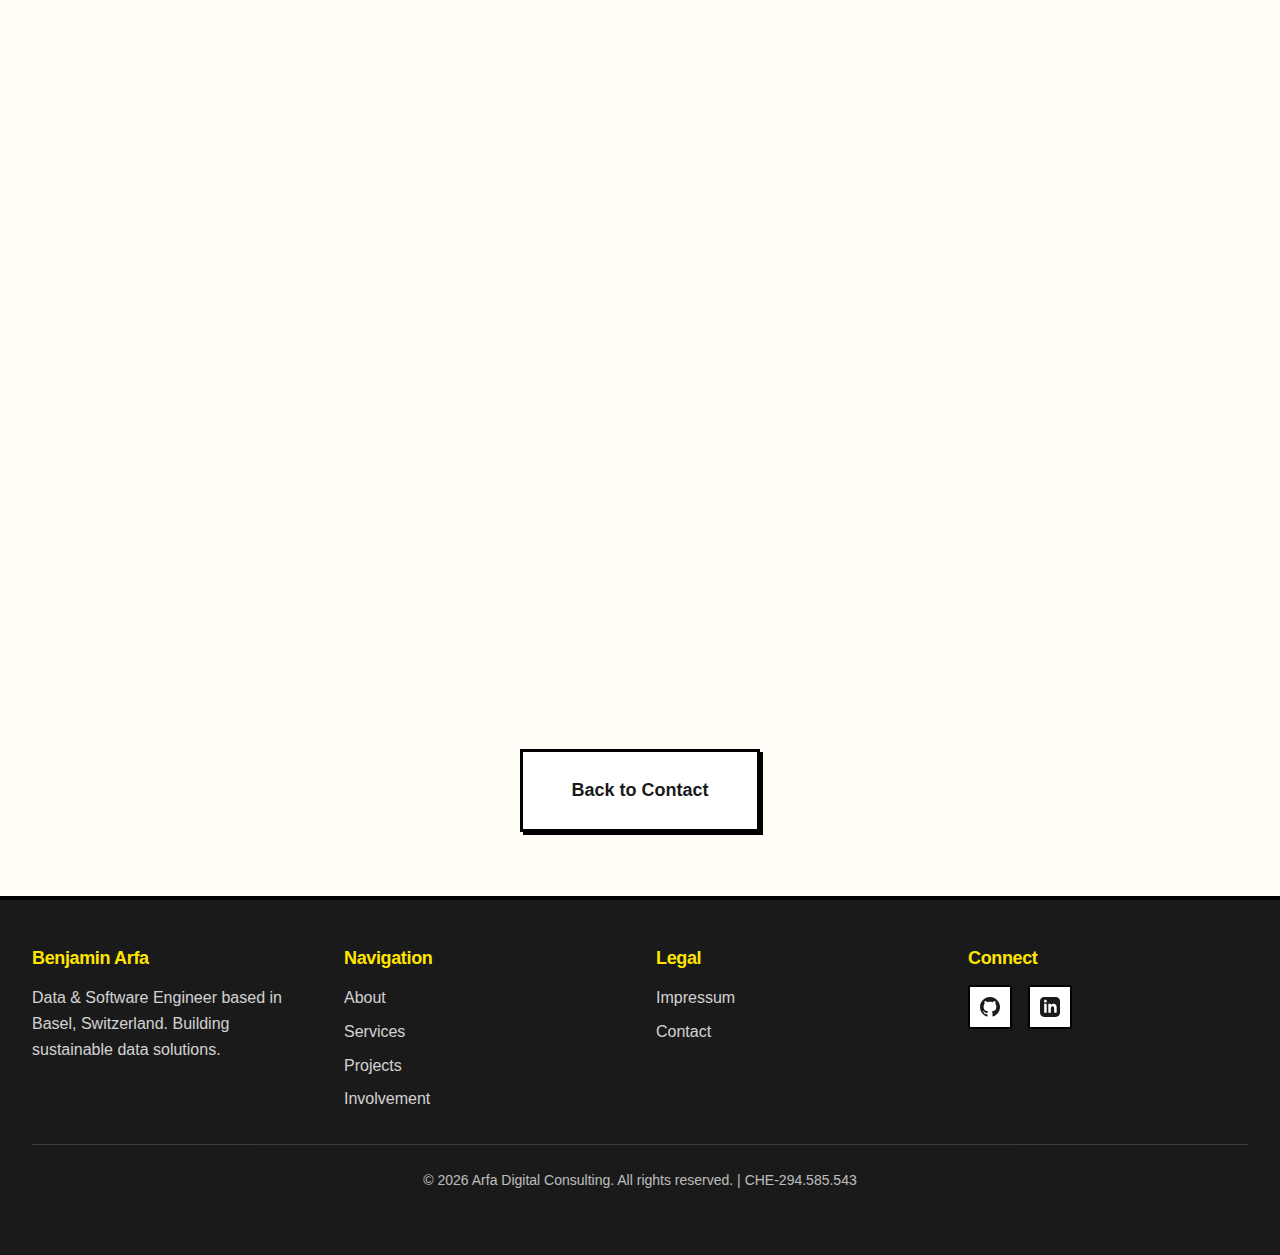
<file: impressum.html>
<!DOCTYPE html>
<html lang="en">
<head>
  <meta charset="UTF-8">
  <meta name="viewport" content="width=device-width, initial-scale=1.0">
  <meta name="description" content="Impressum - Legal information and company details for Arfa Digital Consulting.">

  <title>Impressum | Benjamin Arfa</title>

  <link rel="stylesheet" href="css/style.css">
  <script>var t=localStorage.getItem("theme");if(t)document.documentElement.setAttribute("data-theme",t);else if(window.matchMedia("(prefers-color-scheme:dark)").matches)document.documentElement.setAttribute("data-theme","dark");</script>
  <link rel="icon" href="data:image/svg+xml,<svg xmlns='http://www.w3.org/2000/svg' viewBox='0 0 100 100'><text y='.9em' font-size='90'>B</text></svg>">
</head>
<body>
  <div class="progress-bar" aria-hidden="true"></div>
  <!-- Navigation -->
  <nav class="nav">
    <div class="nav__container">
      <a href="index.html" class="nav__logo">B.ARFA</a>

      <ul class="nav__menu">
        <li><a href="about.html" class="nav__link">About</a></li>
        <li><a href="services.html" class="nav__link">Services</a></li>
        <li><a href="projects.html" class="nav__link">Projects</a></li>
        <li><a href="involvement.html" class="nav__link">Involvement</a></li>
        <li><a href="contact.html" class="nav__link btn btn--primary btn--sm">Contact</a></li>
      </ul>

      <button class="nav__toggle" aria-label="Toggle menu" aria-expanded="false">
        <span></span>
        <span></span>
        <span></span>
      </button>
    </div>

    <div class="nav__mobile-menu">
      <a href="about.html" class="nav__link">About</a>
      <a href="services.html" class="nav__link">Services</a>
      <a href="projects.html" class="nav__link">Projects</a>
      <a href="involvement.html" class="nav__link">Involvement</a>
      <a href="contact.html" class="nav__link btn btn--primary">Contact</a>
    </div>
  </nav>

  <main class="page">
    <div class="container">
      <!-- Page Header -->
      <header class="page__header">
        <p class="section-header__eyebrow">Legal Information</p>
        <h1 class="page__title"><span class="hero__title-highlight">Impressum</span></h1>
      </header>

      <!-- Content -->
      <section class="section" style="padding-top: 0;">
        <div style="max-width: 800px;">

          <!-- Company Info -->
          <div class="card card--primary mb-xl" style="padding: var(--space-xl);">
            <h2 style="margin-bottom: var(--space-lg);">Arfa Digital Consulting</h2>
            <div class="grid grid--2" style="gap: var(--space-lg);">
              <div>
                <p><strong>Owner:</strong></p>
                <p>Moadh Benjamin Arfa</p>
              </div>
              <div>
                <p><strong>Address:</strong></p>
                <p>Grellingerstrasse 44<br>4052 Basel<br>Switzerland</p>
              </div>
            </div>
          </div>

          <!-- Contact Information -->
          <div class="card mb-xl" style="padding: var(--space-xl);">
            <h2 style="margin-bottom: var(--space-lg);">Contact Information</h2>
            <ul style="list-style: none; display: flex; flex-direction: column; gap: var(--space-md);">
              <li>
                <strong>Email:</strong>
                <a href="mailto:benjamin.arfa.pro@gmail.com">benjamin.arfa.pro@gmail.com</a>
              </li>
              <li>
                <strong>Phone:</strong>
                <a href="tel:+41792697632">+41 79 269 76 32</a>
              </li>
              <li>
                <strong>Website:</strong>
                <a href="https://benjamin-arfa.github.io">https://benjamin-arfa.github.io</a>
              </li>
            </ul>
          </div>

          <!-- Company Details -->
          <div class="card card--secondary mb-xl" style="padding: var(--space-xl);">
            <h2 style="margin-bottom: var(--space-lg);">Company Details</h2>
            <ul style="list-style: none; display: flex; flex-direction: column; gap: var(--space-md);">
              <li><strong>Type:</strong> Sole proprietorship</li>
              <li><strong>Company ID:</strong> CHE-294.585.543</li>
              <li><strong>Registration:</strong> Commercial Register Office of the Canton of Basel-Stadt</li>
              <li><strong>VAT Number:</strong> Exempt under Art. 10 MWSTG</li>
            </ul>
          </div>

          <!-- Company Purpose -->
          <div class="card mb-xl" style="padding: var(--space-xl); background: var(--color-accent-alt);">
            <h2 style="margin-bottom: var(--space-lg);">Company Purpose</h2>
            <p style="margin-bottom: var(--space-lg);">
              <strong>Arfa Digital Consulting</strong> aims to promote digital transformation by providing:
            </p>
            <ul style="list-style: none; display: flex; flex-direction: column; gap: var(--space-sm);">
              <li style="display: flex; gap: var(--space-sm);"><span>&#8226;</span> IT and AI solutions</li>
              <li style="display: flex; gap: var(--space-sm);"><span>&#8226;</span> Optimization of IT infrastructures</li>
              <li style="display: flex; gap: var(--space-sm);"><span>&#8226;</span> Software and app development</li>
              <li style="display: flex; gap: var(--space-sm);"><span>&#8226;</span> Cybersecurity, data protection, and data analysis</li>
              <li style="display: flex; gap: var(--space-sm);"><span>&#8226;</span> IT consulting and support</li>
              <li style="display: flex; gap: var(--space-sm);"><span>&#8226;</span> Technical support</li>
            </ul>
          </div>

          <!-- Authorized Representative -->
          <div class="card mb-xl" style="padding: var(--space-xl);">
            <h2 style="margin-bottom: var(--space-lg);">Authorized Representative</h2>
            <p>Moadh Benjamin Arfa, French citizen, with sole signing authority</p>
          </div>

          <!-- Liability Disclaimer -->
          <div class="card mb-xl" style="padding: var(--space-xl); background: var(--color-text); color: var(--color-surface);">
            <h2 style="margin-bottom: var(--space-lg); color: var(--color-primary);">Liability Disclaimer</h2>
            <p>
              The content of this website has been created with the utmost care. However, we cannot guarantee the accuracy, completeness, or timeliness of the information provided. We assume no liability for damages resulting from the use of this website.
            </p>
          </div>

          <!-- Copyright Notice -->
          <div class="card" style="padding: var(--space-xl); background: var(--color-primary);">
            <h2 style="margin-bottom: var(--space-lg);">Copyright Notice</h2>
            <p>
              &copy; 2025 Arfa Digital Consulting. All rights reserved. Content and design of this website are subject to copyright protection.
            </p>
          </div>

        </div>
      </section>

      <!-- Back to Contact -->
      <section class="section text-center">
        <a href="contact.html" class="btn btn--outline btn--lg">Back to Contact</a>
      </section>
    </div>
  </main>

  <!-- Footer -->
  <footer class="footer">
    <div class="container">
      <div class="footer__content">
        <div class="footer__section">
          <h4>Benjamin Arfa</h4>
          <p style="opacity: 0.8;">Data & Software Engineer based in Basel, Switzerland. Building sustainable data solutions.</p>
        </div>

        <div class="footer__section">
          <h4>Navigation</h4>
          <ul class="footer__links">
            <li><a href="about.html">About</a></li>
            <li><a href="services.html">Services</a></li>
            <li><a href="projects.html">Projects</a></li>
            <li><a href="involvement.html">Involvement</a></li>
          </ul>
        </div>

        <div class="footer__section">
          <h4>Legal</h4>
          <ul class="footer__links">
            <li><a href="impressum.html">Impressum</a></li>
            <li><a href="contact.html">Contact</a></li>
          </ul>
        </div>

        <div class="footer__section">
          <h4>Connect</h4>
          <div class="footer__social">
            <a href="https://github.com/benjamin-arfa" target="_blank" rel="noopener" aria-label="GitHub">
              <svg width="20" height="20" viewBox="0 0 24 24" fill="currentColor"><path d="M12 0c-6.626 0-12 5.373-12 12 0 5.302 3.438 9.8 8.207 11.387.599.111.793-.261.793-.577v-2.234c-3.338.726-4.033-1.416-4.033-1.416-.546-1.387-1.333-1.756-1.333-1.756-1.089-.745.083-.729.083-.729 1.205.084 1.839 1.237 1.839 1.237 1.07 1.834 2.807 1.304 3.492.997.107-.775.418-1.305.762-1.604-2.665-.305-5.467-1.334-5.467-5.931 0-1.311.469-2.381 1.236-3.221-.124-.303-.535-1.524.117-3.176 0 0 1.008-.322 3.301 1.23.957-.266 1.983-.399 3.003-.404 1.02.005 2.047.138 3.006.404 2.291-1.552 3.297-1.23 3.297-1.23.653 1.653.242 2.874.118 3.176.77.84 1.235 1.911 1.235 3.221 0 4.609-2.807 5.624-5.479 5.921.43.372.823 1.102.823 2.222v3.293c0 .319.192.694.801.576 4.765-1.589 8.199-6.086 8.199-11.386 0-6.627-5.373-12-12-12z"/></svg>
            </a>
            <a href="https://linkedin.com/in/moadhbenjaminarfa" target="_blank" rel="noopener" aria-label="LinkedIn">
              <svg width="20" height="20" viewBox="0 0 24 24" fill="currentColor"><path d="M19 0h-14c-2.761 0-5 2.239-5 5v14c0 2.761 2.239 5 5 5h14c2.762 0 5-2.239 5-5v-14c0-2.761-2.238-5-5-5zm-11 19h-3v-11h3v11zm-1.5-12.268c-.966 0-1.75-.79-1.75-1.764s.784-1.764 1.75-1.764 1.75.79 1.75 1.764-.783 1.764-1.75 1.764zm13.5 12.268h-3v-5.604c0-3.368-4-3.113-4 0v5.604h-3v-11h3v1.765c1.396-2.586 7-2.777 7 2.476v6.759z"/></svg>
            </a>
          </div>
        </div>
      </div>

      <div class="footer__bottom">
        <p>&copy; 2025 Arfa Digital Consulting. All rights reserved. | CHE-294.585.543</p>
      </div>
    </div>
  </footer>

  <!-- Keyboard Hint -->
  <div class="keyboard-hint" id="keyboard-hint">
    Press <kbd>?</kbd> for shortcuts
  </div>

  <!-- Theme Toggle -->
  <button class="theme-toggle" aria-label="Toggle dark mode"></button>

  <!-- Back to Top -->
  <button class="back-to-top" aria-label="Back to top">2191</button>

  <script src="js/main.js"></script>
</body>
</html>
</file>
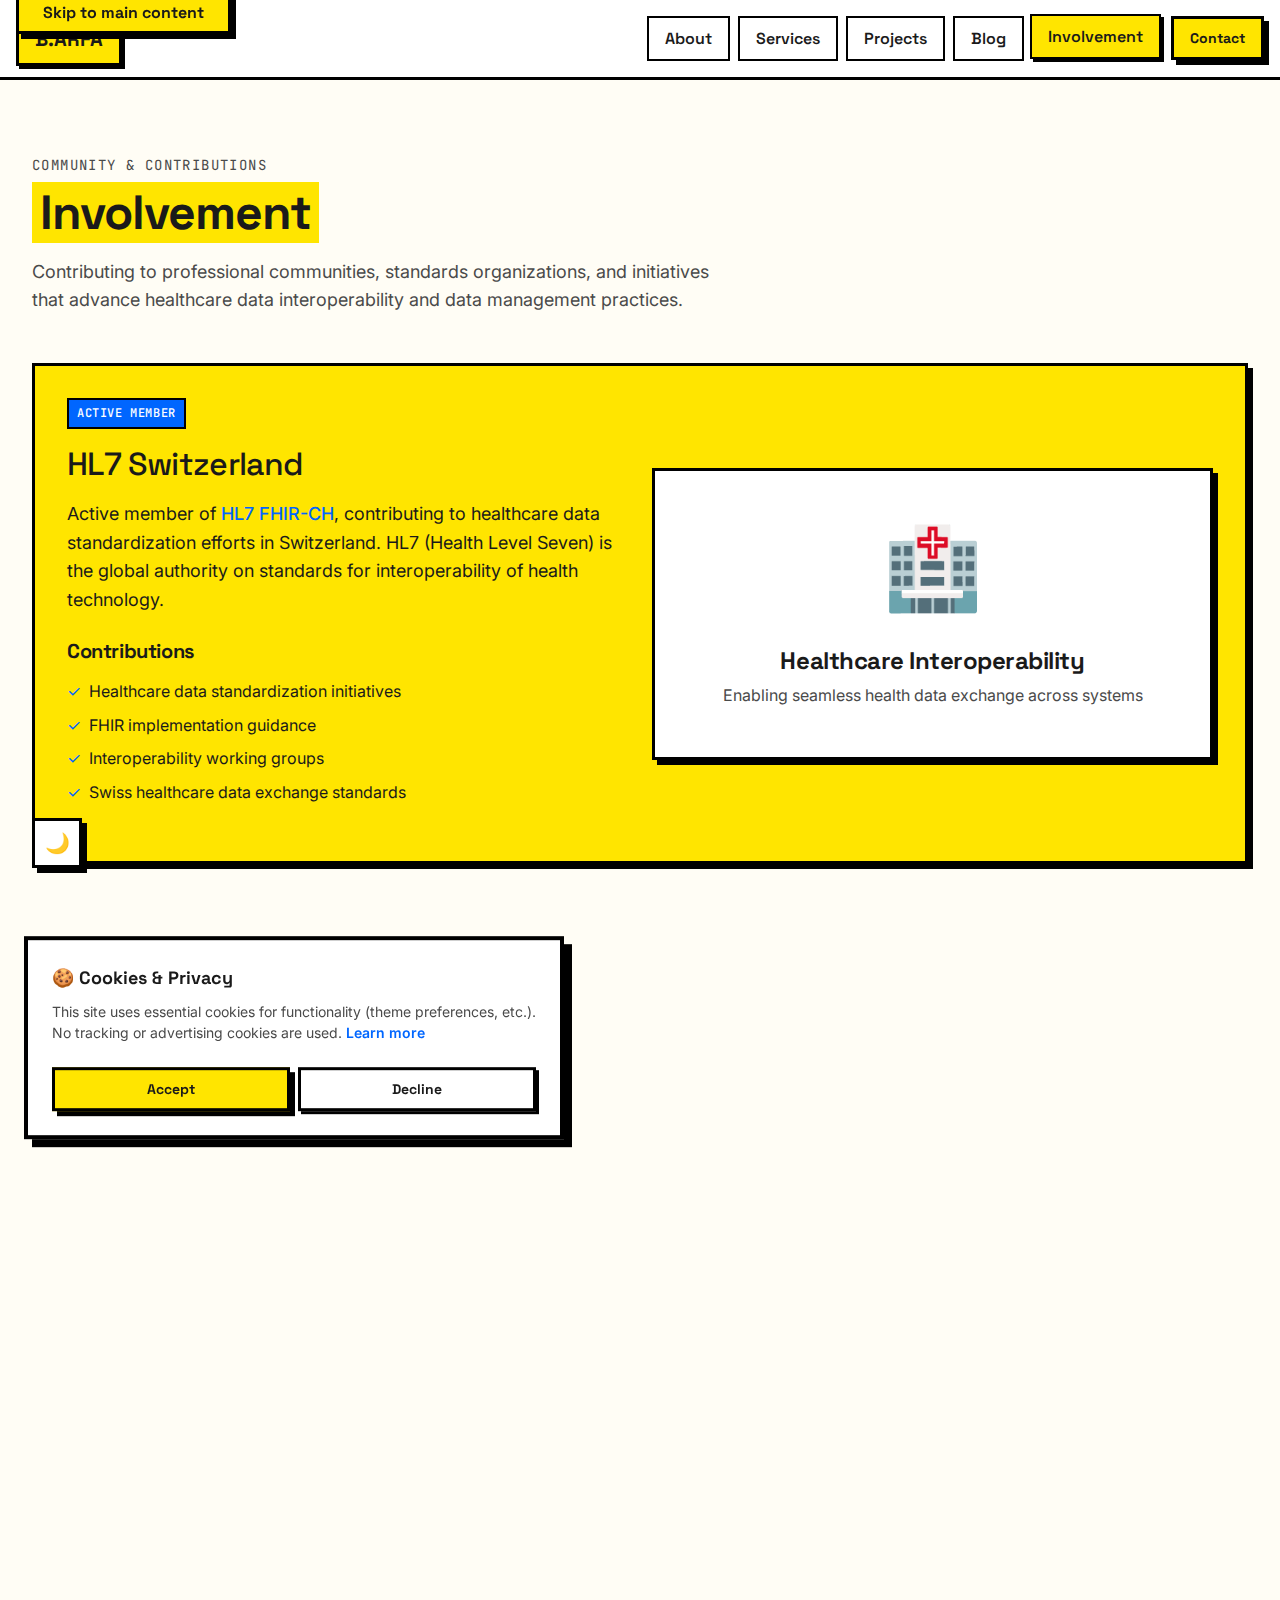
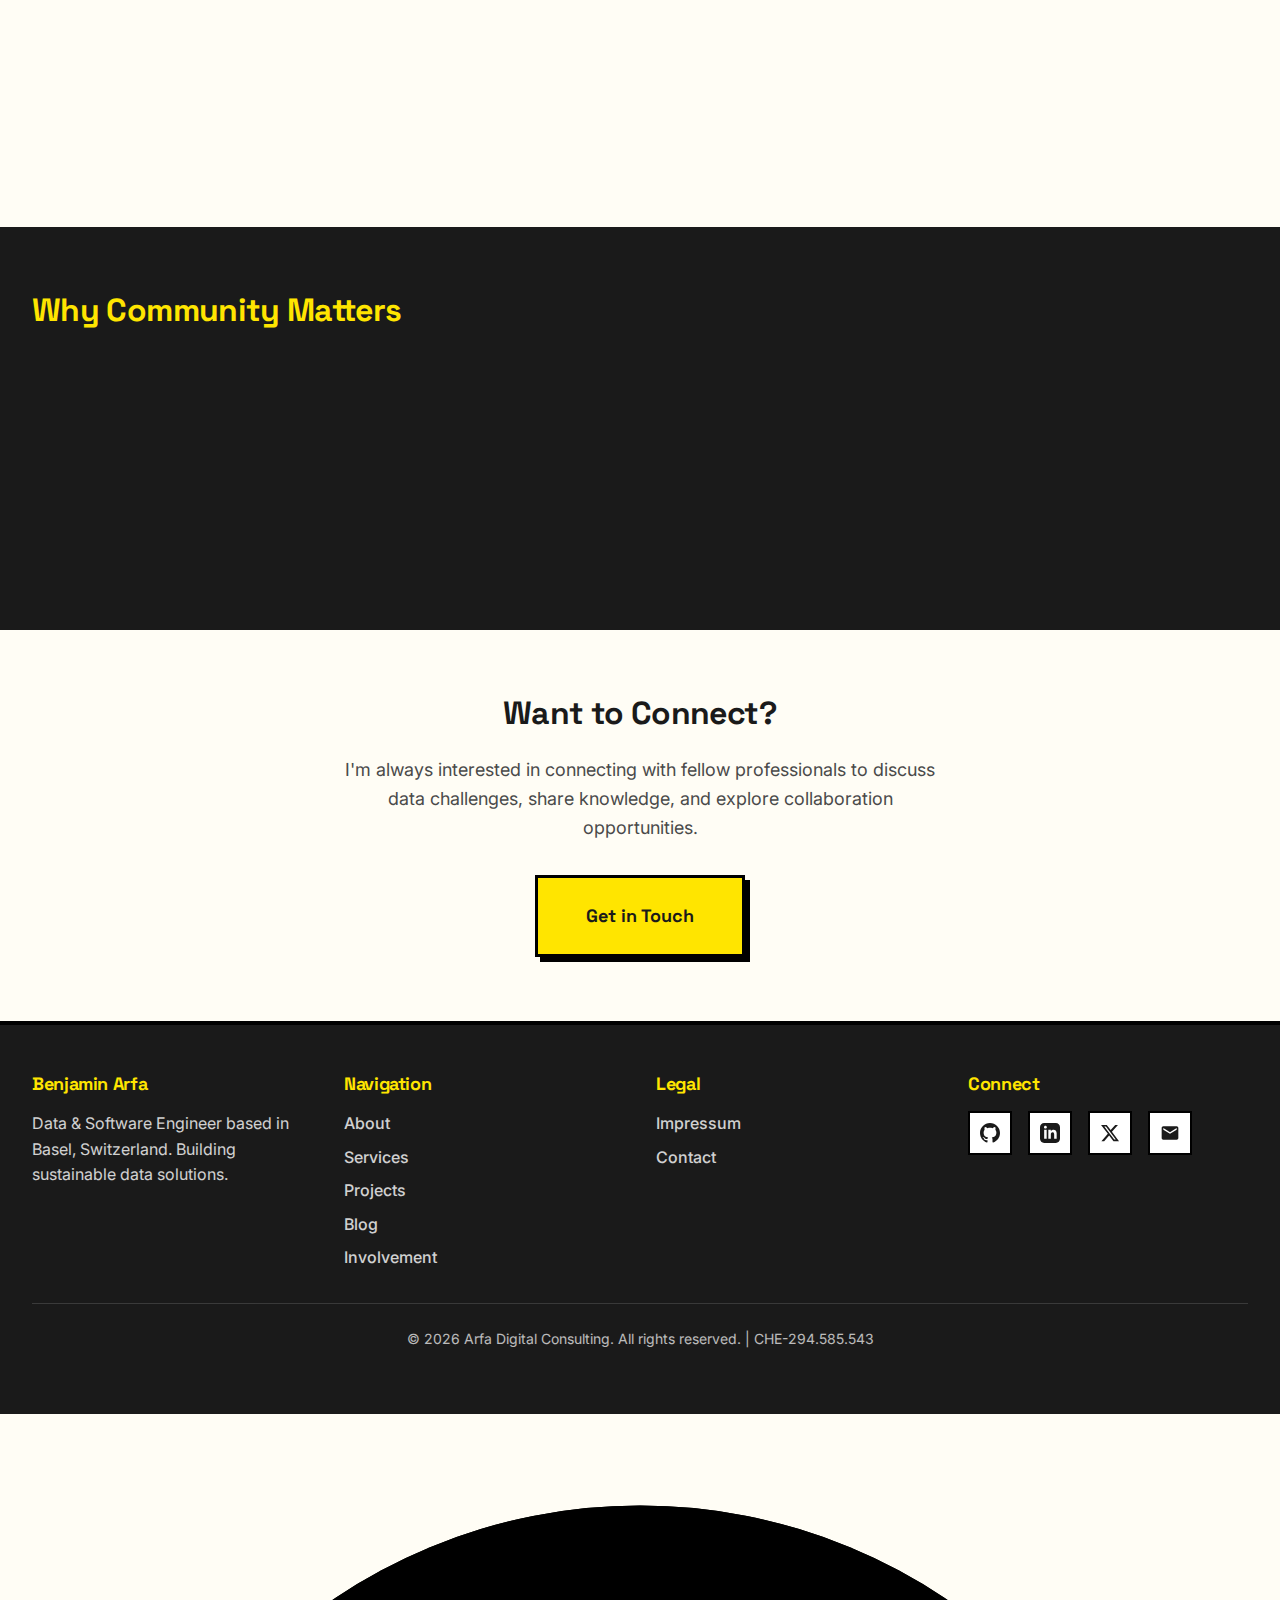
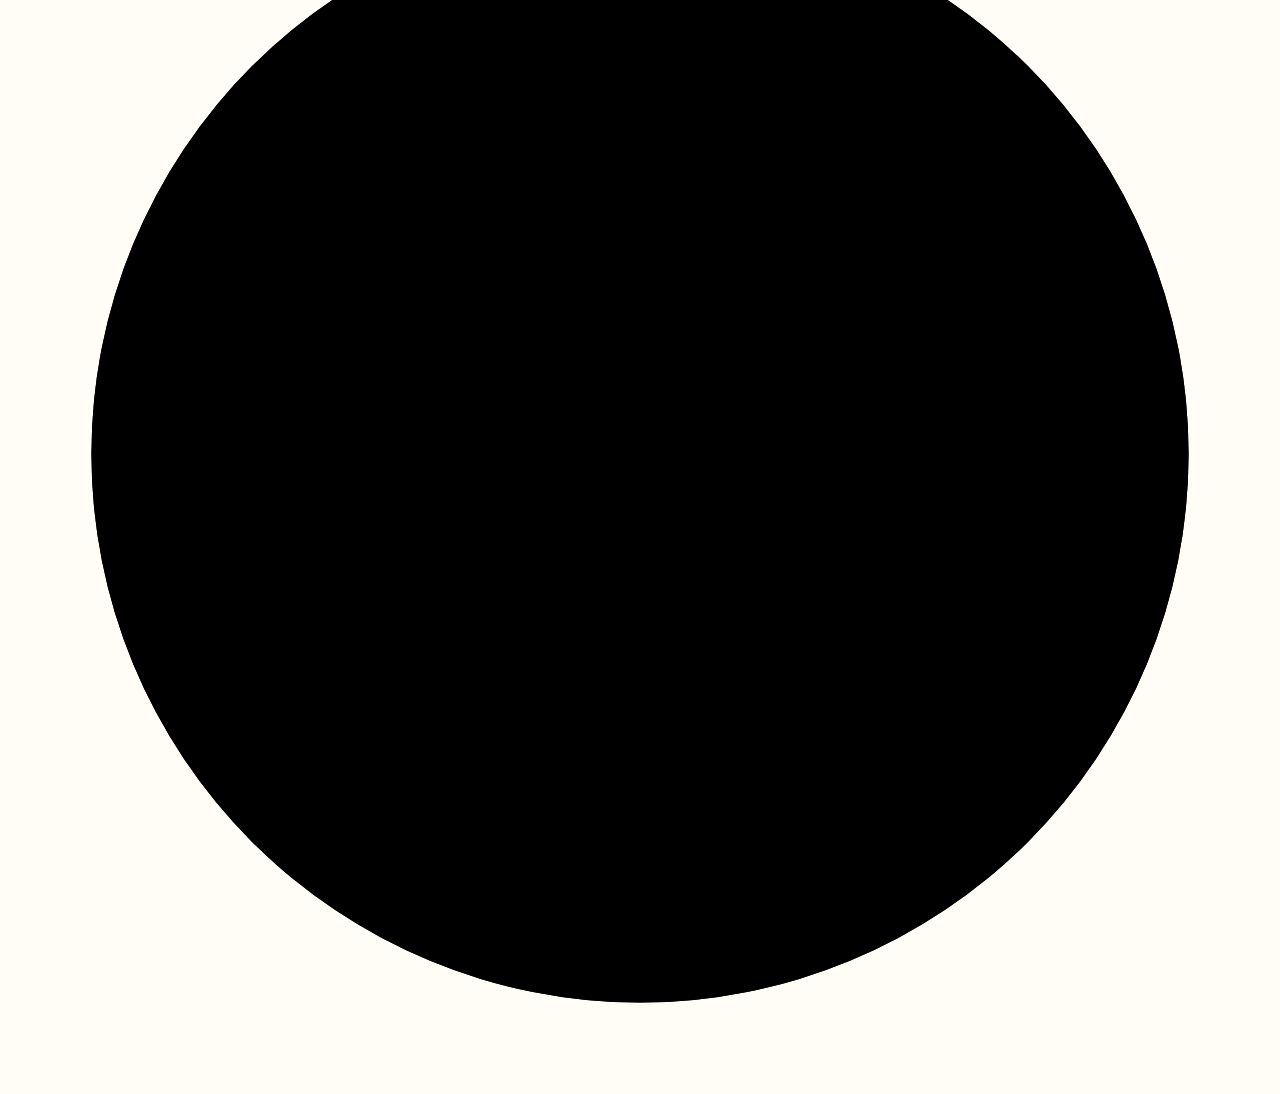
<file: involvement.html>
<!DOCTYPE html>
<html lang="en">
<head>
  <meta charset="UTF-8">
  <meta name="viewport" content="width=device-width, initial-scale=1.0">
  <meta name="description" content="Benjamin Arfa's community work — active member of HL7 Switzerland (FHIR-CH), CDMA contributor, and advocate for healthcare data standardization across Europe.">

  <!-- Open Graph -->
  <meta property="og:title" content="Involvement | Benjamin Arfa">
  <meta property="og:description" content="Active member of HL7 Switzerland (FHIR-CH), CDMA contributor, and advocate for healthcare data standardization across Europe.">
  <meta property="og:type" content="website">
  <meta property="og:url" content="https://benjamin-arfa.github.io/involvement.html">
  <meta property="og:image" content="https://benjamin-arfa.github.io/og-image.svg">
  <meta property="og:site_name" content="Benjamin Arfa">
  <meta property="og:locale" content="en_US">
  <!-- Twitter Card -->
  <meta name="twitter:card" content="summary_large_image">
  <meta name="twitter:title" content="Involvement | Benjamin Arfa">
  <meta name="twitter:description" content="Active member of HL7 Switzerland (FHIR-CH), CDMA contributor, and advocate for healthcare data standardization across Europe.">
  <meta name="twitter:image" content="https://benjamin-arfa.github.io/og-image.svg">

  <title>Involvement | Benjamin Arfa</title>
  <link rel="canonical" href="https://benjamin-arfa.github.io/involvement.html">
  <link rel="icon" type="image/svg+xml" href="/favicon.svg">

  <!-- Breadcrumb Structured Data -->
  <script type="application/ld+json">
  {
    "@context": "https://schema.org",
    "@type": "BreadcrumbList",
    "itemListElement": [
      { "@type": "ListItem", "position": 1, "name": "Home", "item": "https://benjamin-arfa.github.io" },
      { "@type": "ListItem", "position": 2, "name": "Involvement" }
    ]
  }
  </script>

  <!-- Structured Data (JSON-LD) -->
  <script type="application/ld+json">
  {
    "@context": "https://schema.org",
    "@type": "WebPage",
    "name": "Community Involvement - Benjamin Arfa",
    "description": "Community involvement and contributions by Benjamin Arfa - HL7 Switzerland, Algerian Diaspora (CMDA), and professional associations.",
    "url": "https://benjamin-arfa.github.io/involvement.html",
    "author": {
      "@type": "Person",
      "name": "Moadh Benjamin Arfa"
    }
  }
  </script>

  <!-- Performance: preconnect to Google Fonts -->
  <link rel="preconnect" href="https://fonts.googleapis.com">
  <link rel="preconnect" href="https://fonts.gstatic.com" crossorigin>
  <!-- Load fonts via link instead of CSS @import for faster rendering -->
  <link rel="stylesheet" href="https://fonts.googleapis.com/css2?family=Space+Grotesk:wght@400;500;600;700&family=Inter:wght@400;500;600;700&family=JetBrains+Mono:wght@400;500&display=swap">
  <link rel="stylesheet" href="css/style.css">
  <!-- Prefetch key pages for instant navigation -->
  <link rel="dns-prefetch" href="https://github.com">
  <script>var t=localStorage.getItem("theme");if(t)document.documentElement.setAttribute("data-theme",t);else if(window.matchMedia("(prefers-color-scheme:dark)").matches)document.documentElement.setAttribute("data-theme","dark");</script>
  <link rel="icon" href="data:image/svg+xml,<svg xmlns='http://www.w3.org/2000/svg' viewBox='0 0 100 100'><text y='.9em' font-size='90'>B</text></svg>">
</head>
<body>
  <a href="#main-content" class="skip-to-content">Skip to main content</a>
  <div class="progress-bar" aria-hidden="true"></div>
  <!-- Navigation -->
  <nav class="nav" role="navigation" aria-label="Main navigation">
    <div class="nav__container">
      <a href="index.html" class="nav__logo">B.ARFA</a>

      <ul class="nav__menu">
        <li><a href="about.html" class="nav__link">About</a></li>
        <li><a href="services.html" class="nav__link">Services</a></li>
        <li><a href="projects.html" class="nav__link">Projects</a></li>
        <li><a href="blog.html" class="nav__link">Blog</a></li>
        <li><a href="involvement.html" class="nav__link nav__link--active">Involvement</a></li>
        <li><a href="contact.html" class="nav__link btn btn--primary btn--sm">Contact</a></li>
      </ul>

      <button class="nav__toggle" aria-label="Toggle menu" aria-expanded="false">
        <span></span>
        <span></span>
        <span></span>
      </button>
    </div>

    <div class="nav__mobile-menu">
      <a href="about.html" class="nav__link">About</a>
      <a href="services.html" class="nav__link">Services</a>
      <a href="projects.html" class="nav__link">Projects</a>
      <a href="blog.html" class="nav__link">Blog</a>
      <a href="involvement.html" class="nav__link">Involvement</a>
      <a href="contact.html" class="nav__link btn btn--primary">Contact</a>
    </div>
  </nav>

  <main id="main-content" class="page">
    <div class="container">
      <!-- Page Header -->
      <header class="page__header">
        <p class="section-header__eyebrow">Community & Contributions</p>
        <h1 class="page__title"><span class="hero__title-highlight">Involvement</span></h1>
        <p class="page__subtitle" style="max-width: 700px;">
          Contributing to professional communities, standards organizations, and initiatives that advance healthcare data interoperability and data management practices.
        </p>
      </header>

      <!-- Organizations -->
      <section class="section" style="padding-top: 0;">
        <div class="grid" style="gap: var(--space-xl);">

          <!-- HL7 Switzerland -->
          <div class="card card--primary" style="padding: var(--space-xl);">
            <div class="grid grid--2" style="align-items: center;">
              <div>
                <span class="tag tag--accent" style="margin-bottom: var(--space-md); display: inline-block;">Active Member</span>
                <h2 style="font-size: var(--text-3xl); margin-bottom: var(--space-md);"><a href="https://www.hl7.ch/de/" target="_blank" rel="noopener" style="color: inherit; text-decoration: none;">HL7 Switzerland</a></h2>
                <p style="font-size: var(--text-lg); margin-bottom: var(--space-lg);">
                  Active member of <a href="https://www.hl7.ch/de/" target="_blank" rel="noopener">HL7 FHIR-CH</a>, contributing to healthcare data standardization efforts in Switzerland. HL7 (Health Level Seven) is the global authority on standards for interoperability of health technology.
                </p>
                <h4 style="margin-bottom: var(--space-md);">Contributions</h4>
                <ul style="list-style: none; display: flex; flex-direction: column; gap: var(--space-sm); margin-bottom: var(--space-lg);">
                  <li style="display: flex; gap: var(--space-sm);"><span style="color: var(--color-accent);">&#10003;</span> Healthcare data standardization initiatives</li>
                  <li style="display: flex; gap: var(--space-sm);"><span style="color: var(--color-accent);">&#10003;</span> FHIR implementation guidance</li>
                  <li style="display: flex; gap: var(--space-sm);"><span style="color: var(--color-accent);">&#10003;</span> Interoperability working groups</li>
                  <li style="display: flex; gap: var(--space-sm);"><span style="color: var(--color-accent);">&#10003;</span> Swiss healthcare data exchange standards</li>
                </ul>
              </div>
              <div class="card" style="background: var(--color-surface); text-align: center; padding: var(--space-xl);">
                <div style="font-size: var(--text-6xl); margin-bottom: var(--space-md);">🏥</div>
                <h3>Healthcare Interoperability</h3>
                <p style="color: var(--color-text-muted); margin-top: var(--space-sm);">Enabling seamless health data exchange across systems</p>
              </div>
            </div>
          </div>

          <!-- CMDA -->
          <div class="card card--secondary" style="padding: var(--space-xl);">
            <div class="grid grid--2" style="align-items: center;">
              <div class="card" style="background: var(--color-surface); text-align: center; padding: var(--space-xl);">
                <div style="font-size: var(--text-6xl); margin-bottom: var(--space-md);">🌍</div>
                <h3>Algerian Diaspora</h3>
                <p style="color: var(--color-text-muted); margin-top: var(--space-sm);">Connecting communities worldwide</p>
              </div>
              <div>
                <span class="tag tag--accent" style="margin-bottom: var(--space-md); display: inline-block;">Active Member</span>
                <h2 style="font-size: var(--text-3xl); margin-bottom: var(--space-md);"><a href="https://cmda.world" target="_blank" rel="noopener" style="color: inherit; text-decoration: none;">CMDA</a></h2>
                <p style="font-size: var(--text-lg); margin-bottom: var(--space-lg);">
                  Member of the <a href="https://cmda.world" target="_blank" rel="noopener">Conseil Mondial de la Diaspora Alg&eacute;rienne</a> (World Council of the Algerian Diaspora). CMDA represents and serves the global Algerian diaspora community.
                </p>
                <h4 style="margin-bottom: var(--space-md);">Focus Areas</h4>
                <ul style="list-style: none; display: flex; flex-direction: column; gap: var(--space-sm); margin-bottom: var(--space-lg);">
                  <li style="display: flex; gap: var(--space-sm);"><span style="color: var(--color-accent);">&#10003;</span> Diaspora community representation</li>
                  <li style="display: flex; gap: var(--space-sm);"><span style="color: var(--color-accent);">&#10003;</span> Cultural exchange and networking</li>
                  <li style="display: flex; gap: var(--space-sm);"><span style="color: var(--color-accent);">&#10003;</span> International collaboration</li>
                  <li style="display: flex; gap: var(--space-sm);"><span style="color: var(--color-accent);">&#10003;</span> Community initiatives</li>
                </ul>
              </div>
            </div>
          </div>

          <!-- Coming Soon -->
          <div class="card" style="background: var(--color-accent-alt); padding: var(--space-xl);">
            <div class="grid grid--2" style="align-items: center;">
              <div>
                <span class="tag tag--accent" style="margin-bottom: var(--space-md); display: inline-block;">Stay Tuned</span>
                <h2 style="font-size: var(--text-3xl); margin-bottom: var(--space-md);">Coming Soon</h2>
                <p style="font-size: var(--text-lg); margin-bottom: var(--space-lg);">
                  Involved in upcoming community initiatives. More details to be announced soon.
                </p>
              </div>
              <div class="card" style="background: var(--color-surface); text-align: center; padding: var(--space-xl);">
                <div style="font-size: var(--text-6xl); margin-bottom: var(--space-md);">🚀</div>
                <h3>Stay Tuned</h3>
                <p style="color: var(--color-text-muted); margin-top: var(--space-sm);">New initiatives on the horizon</p>
              </div>
            </div>
          </div>

        </div>
      </section>

      <!-- Why I'm Involved -->
      <section class="section" style="background: var(--color-text); color: var(--color-surface); margin: 0 calc(-1 * var(--space-xl)); padding-left: var(--space-xl); padding-right: var(--space-xl);">
        <h2 class="mb-xl" style="color: var(--color-primary);">Why Community Matters</h2>

        <div class="grid grid--3">
          <div class="card">
            <h3 class="card__title" style="color: var(--color-primary);">Knowledge Exchange</h3>
            <p class="card__content">
              Sharing experiences and learning from fellow professionals accelerates innovation and helps solve complex challenges together.
            </p>
          </div>

          <div class="card">
            <h3 class="card__title" style="color: var(--color-secondary);">Standards Development</h3>
            <p class="card__content">
              Contributing to standards ensures interoperability, reduces fragmentation, and creates a foundation for sustainable solutions.
            </p>
          </div>

          <div class="card">
            <h3 class="card__title" style="color: var(--color-accent-alt);">Industry Impact</h3>
            <p class="card__content">
              Active participation in professional communities helps shape the future of healthcare data management and technology adoption.
            </p>
          </div>
        </div>
      </section>

      <!-- CTA -->
      <section class="section text-center">
        <h2 style="margin-bottom: var(--space-lg);">Want to Connect?</h2>
        <p style="font-size: var(--text-lg); max-width: 600px; margin: 0 auto var(--space-xl); color: var(--color-text-muted);">
          I'm always interested in connecting with fellow professionals to discuss data challenges, share knowledge, and explore collaboration opportunities.
        </p>
        <a href="contact.html" class="btn btn--primary btn--lg">Get in Touch</a>
      </section>
    </div>
  </main>

  <!-- Footer -->
  <footer class="footer" role="contentinfo">
    <div class="container">
      <div class="footer__content">
        <div class="footer__section">
          <h4>Benjamin Arfa</h4>
          <p style="opacity: 0.8;">Data & Software Engineer based in Basel, Switzerland. Building sustainable data solutions.</p>
        </div>

        <div class="footer__section">
          <h4>Navigation</h4>
          <ul class="footer__links">
            <li><a href="about.html">About</a></li>
            <li><a href="services.html">Services</a></li>
            <li><a href="projects.html">Projects</a></li>
            <li><a href="blog.html">Blog</a></li>
            <li><a href="involvement.html">Involvement</a></li>
          </ul>
        </div>

        <div class="footer__section">
          <h4>Legal</h4>
          <ul class="footer__links">
            <li><a href="impressum.html">Impressum</a></li>
            <li><a href="contact.html">Contact</a></li>
          </ul>
        </div>

        <div class="footer__section">
          <h4>Connect</h4>
          <div class="footer__social">
            <a href="https://github.com/benjamin-arfa" target="_blank" rel="noopener" aria-label="GitHub">
              <svg width="20" height="20" viewBox="0 0 24 24" fill="currentColor"><path d="M12 0c-6.626 0-12 5.373-12 12 0 5.302 3.438 9.8 8.207 11.387.599.111.793-.261.793-.577v-2.234c-3.338.726-4.033-1.416-4.033-1.416-.546-1.387-1.333-1.756-1.333-1.756-1.089-.745.083-.729.083-.729 1.205.084 1.839 1.237 1.839 1.237 1.07 1.834 2.807 1.304 3.492.997.107-.775.418-1.305.762-1.604-2.665-.305-5.467-1.334-5.467-5.931 0-1.311.469-2.381 1.236-3.221-.124-.303-.535-1.524.117-3.176 0 0 1.008-.322 3.301 1.23.957-.266 1.983-.399 3.003-.404 1.02.005 2.047.138 3.006.404 2.291-1.552 3.297-1.23 3.297-1.23.653 1.653.242 2.874.118 3.176.77.84 1.235 1.911 1.235 3.221 0 4.609-2.807 5.624-5.479 5.921.43.372.823 1.102.823 2.222v3.293c0 .319.192.694.801.576 4.765-1.589 8.199-6.086 8.199-11.386 0-6.627-5.373-12-12-12z"/></svg>
            </a>
            <a href="https://linkedin.com/in/moadhbenjaminarfa" target="_blank" rel="noopener" aria-label="LinkedIn">
              <svg width="20" height="20" viewBox="0 0 24 24" fill="currentColor"><path d="M19 0h-14c-2.761 0-5 2.239-5 5v14c0 2.761 2.239 5 5 5h14c2.762 0 5-2.239 5-5v-14c0-2.761-2.238-5-5-5zm-11 19h-3v-11h3v11zm-1.5-12.268c-.966 0-1.75-.79-1.75-1.764s.784-1.764 1.75-1.764 1.75.79 1.75 1.764-.783 1.764-1.75 1.764zm13.5 12.268h-3v-5.604c0-3.368-4-3.113-4 0v5.604h-3v-11h3v1.765c1.396-2.586 7-2.777 7 2.476v6.759z"/></svg>
            </a>
            <a href="https://x.com/benjaminarfa" target="_blank" rel="noopener" aria-label="X (Twitter)">
              <svg width="20" height="20" viewBox="0 0 24 24" fill="currentColor"><path d="M18.244 2.25h3.308l-7.227 8.26 8.502 11.24H16.17l-5.214-6.817L4.99 21.75H1.68l7.73-8.835L1.254 2.25H8.08l4.713 6.231zm-1.161 17.52h1.833L7.084 4.126H5.117z"/></svg>
            </a>
            <a href="mailto:benjamin.arfa.pro@gmail.com" aria-label="Email">
              <svg width="20" height="20" viewBox="0 0 24 24" fill="currentColor"><path d="M20 4H4c-1.1 0-2 .9-2 2v12c0 1.1.9 2 2 2h16c1.1 0 2-.9 2-2V6c0-1.1-.9-2-2-2zm0 4l-8 5-8-5V6l8 5 8-5v2z"/></svg>
            </a>
          </div>
        </div>
      </div>

      <div class="footer__bottom">
        <p>&copy; <span class="copyright-year">2026</span> Arfa Digital Consulting. All rights reserved. | CHE-294.585.543</p>
      </div>
    </div>
  </footer>

  <!-- Keyboard Hint -->
  <div class="keyboard-hint" id="keyboard-hint">
    Press <kbd>?</kbd> for shortcuts
  </div>

  <!-- Theme Toggle -->
  <button class="theme-toggle" aria-label="Toggle dark mode"></button>

  <!-- Back to Top with Scroll Progress Ring -->
  <div class="back-to-top-wrap" aria-label="Back to top">
    <svg class="back-to-top-progress" viewBox="0 0 56 56" aria-hidden="true">
      <circle class="back-to-top-progress__track" cx="28" cy="28" r="24"/>
      <circle class="back-to-top-progress__fill" cx="28" cy="28" r="24"/>
    </svg>
    <button class="back-to-top" aria-label="Back to top">&uarr;</button>
  </div>

  <!-- Cookie Consent Banner -->
  <div class="cookie-banner" id="cookie-banner" role="dialog" aria-label="Cookie consent" aria-describedby="cookie-text">
    <p class="cookie-banner__title">&#127850; Cookies &amp; Privacy</p>
    <p class="cookie-banner__text" id="cookie-text">
      This site uses essential cookies for functionality (theme preferences, etc.). No tracking or advertising cookies are used.
      <a href="impressum.html">Learn more</a>
    </p>
    <div class="cookie-banner__actions">
      <button class="btn btn--primary btn--sm" id="cookie-accept">Accept</button>
      <button class="btn btn--outline btn--sm" id="cookie-decline">Decline</button>
    </div>
  </div>

  <script src="js/main.js" defer></script>
</body>
</html>
</file>
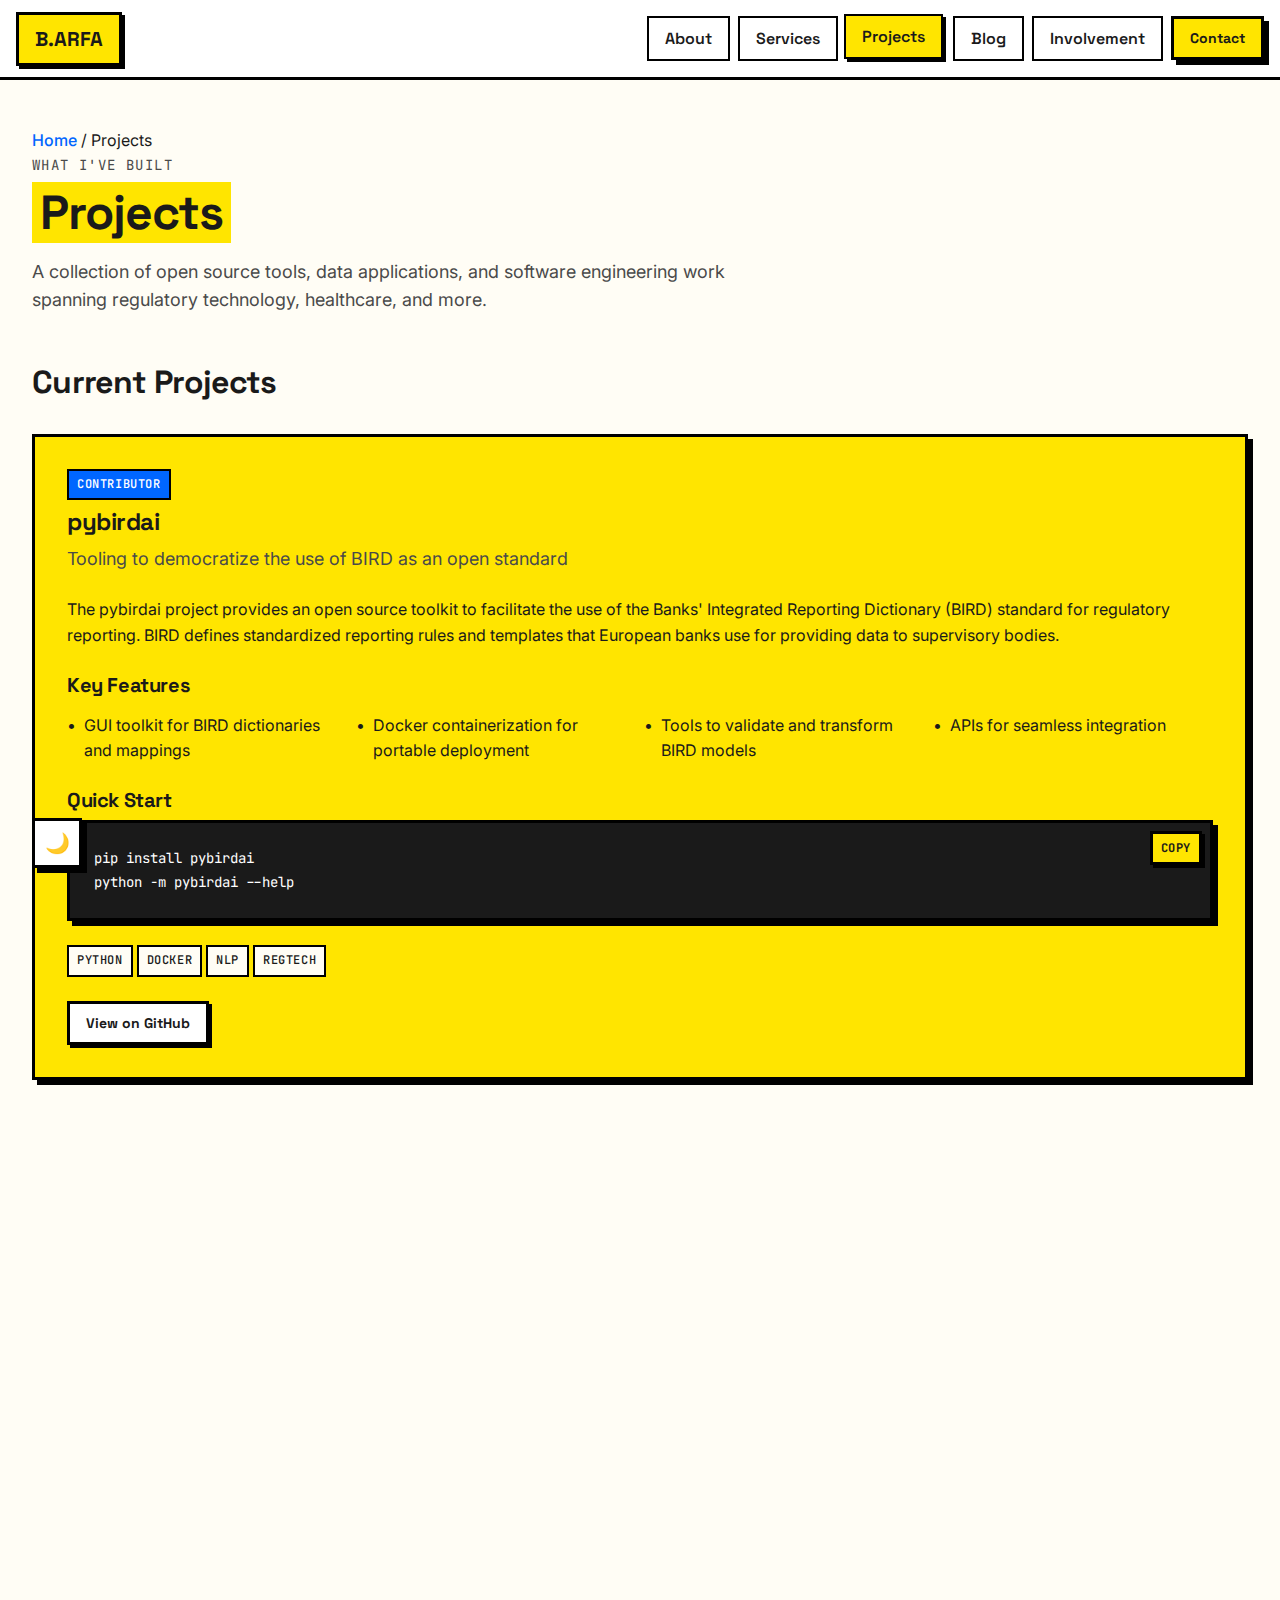
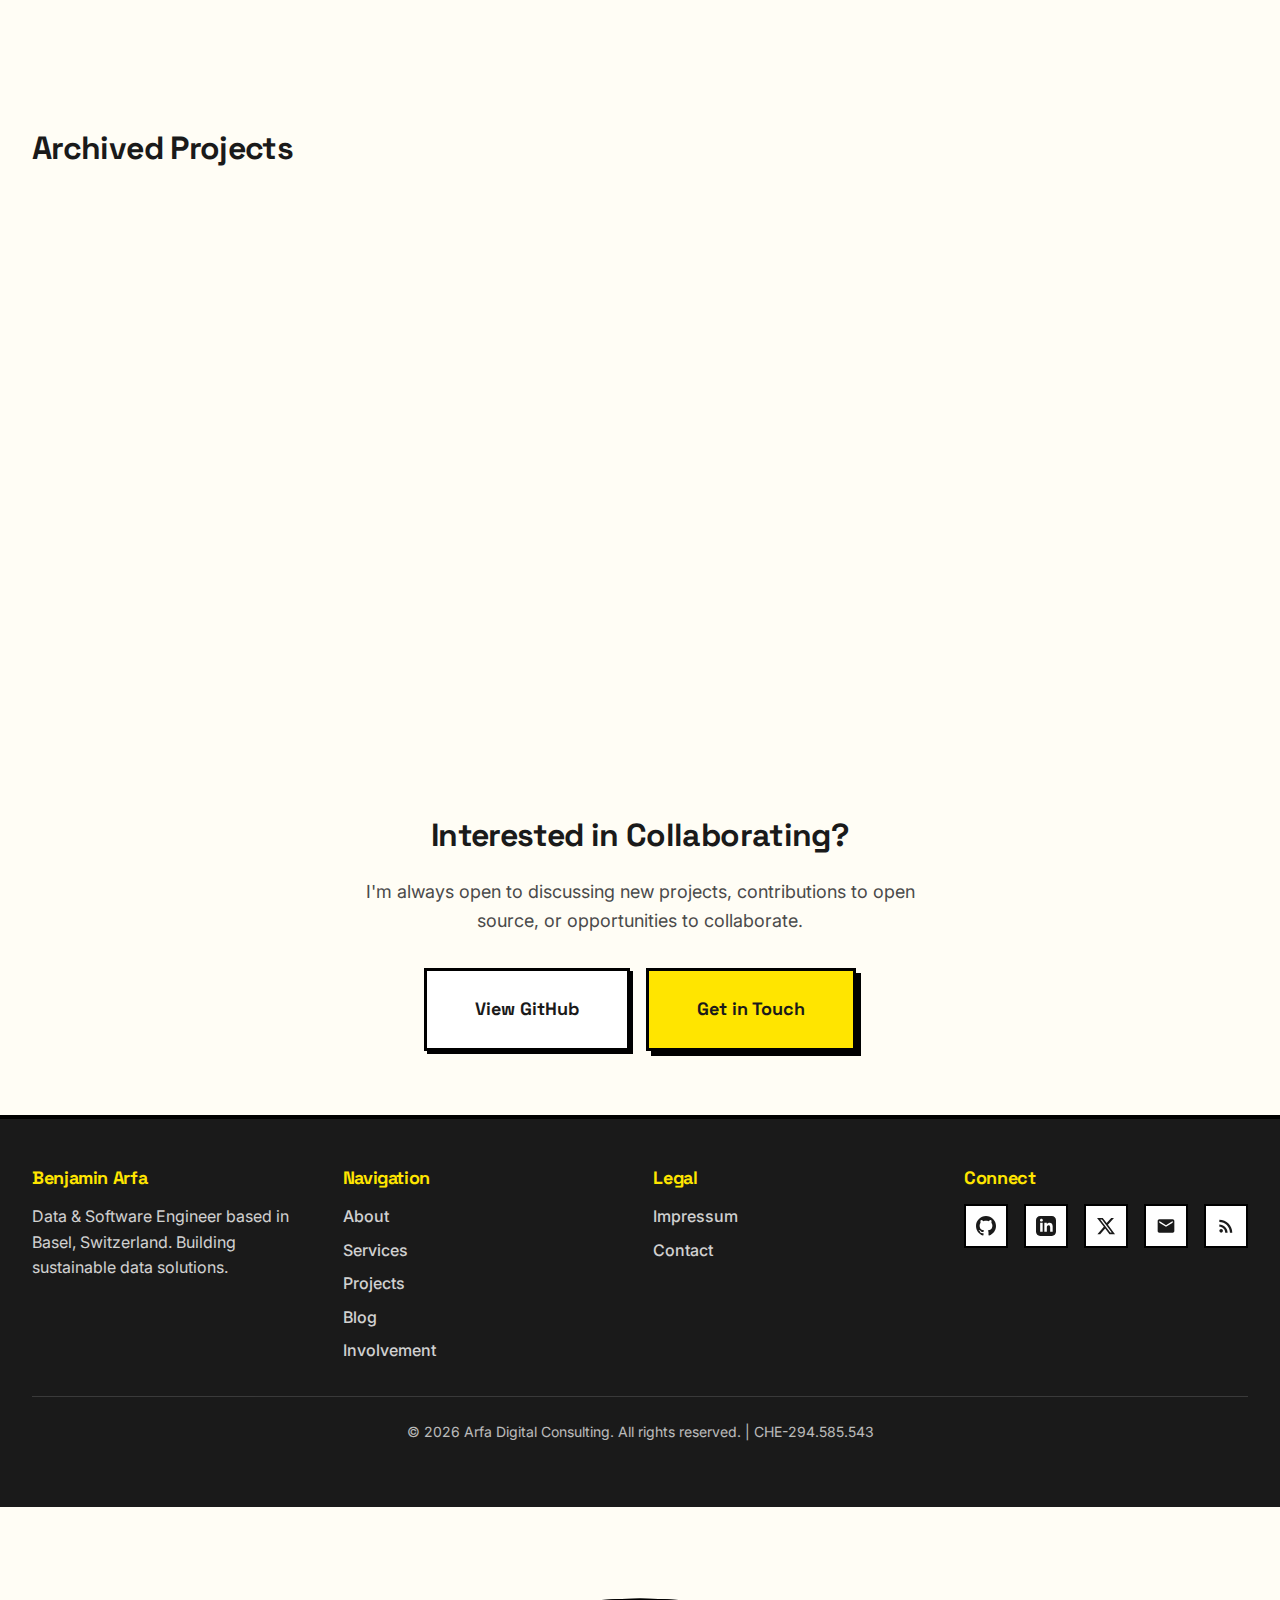
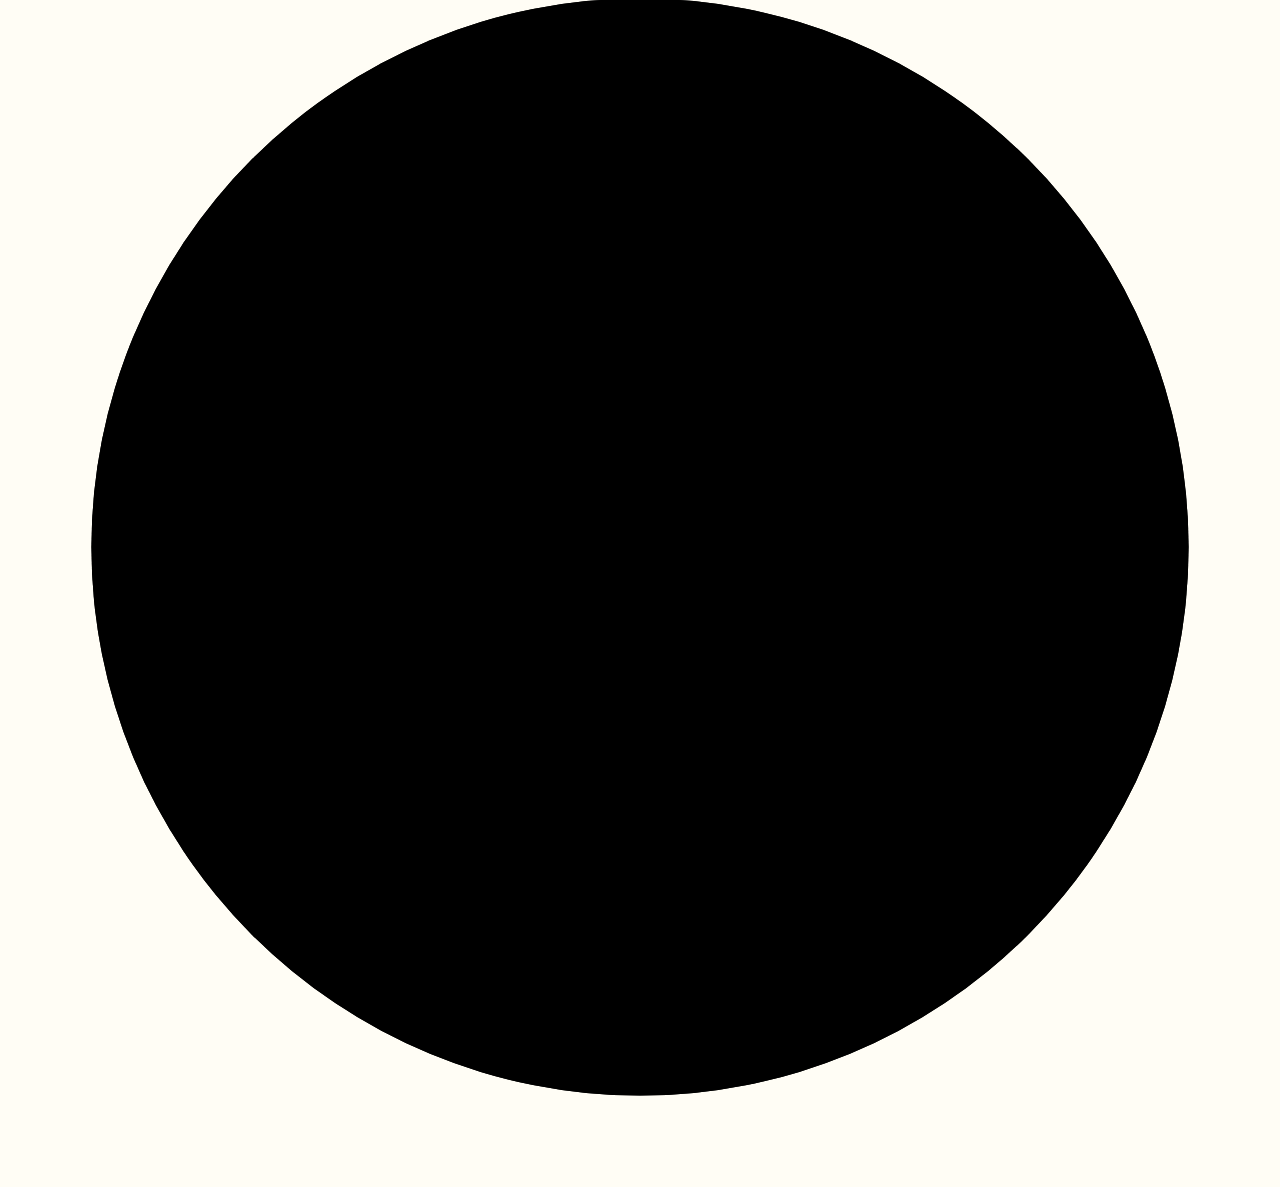
<file: projects.html>
<!DOCTYPE html>
<html lang="en">
<head>
  <meta charset="UTF-8">
  <meta name="viewport" content="width=device-width, initial-scale=1.0">
  <meta name="description" content="Explore Benjamin Arfa's projects — from pybirdai (BIRD regulatory toolkit) to healthcare FHIR tools. Open-source contributions and production data applications.">

  <!-- Open Graph -->
  <meta property="og:title" content="Projects | Benjamin Arfa">
  <meta property="og:description" content="From pybirdai (BIRD regulatory toolkit) to healthcare FHIR tools. Open-source contributions and production data applications.">
  <meta property="og:type" content="website">
  <meta property="og:url" content="https://benjamin-arfa.github.io/projects.html">
  <meta property="og:image" content="https://benjamin-arfa.github.io/og-image.svg">
  <meta property="og:site_name" content="Benjamin Arfa">
  <meta property="og:locale" content="en_US">
  <!-- Twitter Card -->
  <meta name="twitter:card" content="summary_large_image">
  <meta name="twitter:title" content="Projects | Benjamin Arfa">
  <meta name="twitter:description" content="From pybirdai (BIRD regulatory toolkit) to healthcare FHIR tools. Open-source contributions and production data applications.">
  <meta name="twitter:image" content="https://benjamin-arfa.github.io/og-image.svg">

  <title>Projects | Benjamin Arfa</title>
  <link rel="canonical" href="https://benjamin-arfa.github.io/projects.html">
  <link rel="icon" type="image/svg+xml" href="/favicon.svg">
  <link rel="manifest" href="/manifest.json">
  <meta name="theme-color" content="#fdf6e3" media="(prefers-color-scheme: light)">
  <meta name="theme-color" content="#002b36" media="(prefers-color-scheme: dark)">

  <!-- Breadcrumb Structured Data -->
  <script type="application/ld+json">
  {
    "@context": "https://schema.org",
    "@type": "BreadcrumbList",
    "itemListElement": [
      { "@type": "ListItem", "position": 1, "name": "Home", "item": "https://benjamin-arfa.github.io" },
      { "@type": "ListItem", "position": 2, "name": "Projects" }
    ]
  }
  </script>

  <!-- Structured Data (JSON-LD) -->
  <script type="application/ld+json">
  {
    "@context": "https://schema.org",
    "@type": "CollectionPage",
    "name": "Projects by Benjamin Arfa",
    "description": "Open source tools, data applications, and software engineering work by Benjamin Arfa.",
    "url": "https://benjamin-arfa.github.io/projects.html",
    "author": {
      "@type": "Person",
      "name": "Moadh Benjamin Arfa"
    },
    "mainEntity": {
      "@type": "ItemList",
      "itemListElement": [
        { "@type": "SoftwareSourceCode", "name": "px-reader", "codeRepository": "https://github.com/benjamin-arfa/px-reader" },
        { "@type": "SoftwareSourceCode", "name": "go-detective", "codeRepository": "https://github.com/benjamin-arfa/go-detective" },
        { "@type": "SoftwareSourceCode", "name": "pyroids", "codeRepository": "https://github.com/benjamin-arfa/pyroids" },
        { "@type": "SoftwareSourceCode", "name": "static-gen", "codeRepository": "https://github.com/benjamin-arfa/static-gen" }
      ]
    }
  }
  </script>

  <!-- Performance: preconnect to Google Fonts -->
  <link rel="preconnect" href="https://fonts.googleapis.com">
  <link rel="preconnect" href="https://fonts.gstatic.com" crossorigin>
  <!-- Load fonts via link instead of CSS @import for faster rendering -->
  <link rel="stylesheet" href="https://fonts.googleapis.com/css2?family=Space+Grotesk:wght@400;500;600;700&family=Inter:wght@400;500;600;700&family=JetBrains+Mono:wght@400;500&display=swap">
  <link rel="stylesheet" href="css/style.css">
  <!-- Prefetch key pages for instant navigation -->
  <link rel="dns-prefetch" href="https://github.com">
  <link rel="preconnect" href="https://api.github.com">
  <link rel="prefetch" href="/about.html">
  <link rel="prefetch" href="/contact.html">
  <!-- Preload main JS for faster interactivity -->
  <link rel="preload" href="/js/main.js" as="script">
  <script>var t=localStorage.getItem("theme");if(t)document.documentElement.setAttribute("data-theme",t);else if(window.matchMedia("(prefers-color-scheme:dark)").matches)document.documentElement.setAttribute("data-theme","dark");</script>
  <link rel="icon" href="data:image/svg+xml,<svg xmlns='http://www.w3.org/2000/svg' viewBox='0 0 100 100'><text y='.9em' font-size='90'>B</text></svg>">
</head>
<body>
  <div class="progress-bar" aria-hidden="true"></div>
  <!-- Navigation -->
  <nav class="nav" role="navigation" aria-label="Main navigation">
    <div class="nav__container">
      <a href="index.html" class="nav__logo">B.ARFA</a>

      <ul class="nav__menu">
        <li><a href="about.html" class="nav__link">About</a></li>
        <li><a href="services.html" class="nav__link">Services</a></li>
        <li><a href="projects.html" class="nav__link nav__link--active">Projects</a></li>
        <li><a href="blog.html" class="nav__link">Blog</a></li>
        <li><a href="involvement.html" class="nav__link">Involvement</a></li>
        <li><a href="contact.html" class="nav__link btn btn--primary btn--sm">Contact</a></li>
      </ul>

      <button class="nav__toggle" aria-label="Toggle menu" aria-expanded="false">
        <span></span>
        <span></span>
        <span></span>
      </button>
    </div>

    <div class="nav__mobile-menu">
      <a href="about.html" class="nav__link">About</a>
      <a href="services.html" class="nav__link">Services</a>
      <a href="projects.html" class="nav__link">Projects</a>
      <a href="blog.html" class="nav__link">Blog</a>
      <a href="involvement.html" class="nav__link">Involvement</a>
      <a href="contact.html" class="nav__link btn btn--primary">Contact</a>
    </div>
  </nav>

  <main id="main-content" class="page">
    <div class="container">
      <!-- Breadcrumb -->
      <nav class="breadcrumb" aria-label="Breadcrumb">
        <a href="index.html" class="breadcrumb__link">Home</a>
        <span class="breadcrumb__separator" aria-hidden="true">/</span>
        <span class="breadcrumb__current" aria-current="page">Projects</span>
      </nav>

      <!-- Page Header -->
      <header class="page__header">
        <p class="section-header__eyebrow">What I've Built</p>
        <h1 class="page__title"><span class="hero__title-highlight">Projects</span></h1>
        <p class="page__subtitle" style="max-width: 700px;">
          A collection of open source tools, data applications, and software engineering work spanning regulatory technology, healthcare, and more.
        </p>
      </header>

      <!-- Current Projects -->
      <section class="section" style="padding-top: 0;">
        <h2 class="mb-xl"><span class="heading-highlight--accent-alt">Current Projects</span></h2>

        <div class="grid" style="gap: var(--space-xl);">

          <!-- pybirdai -->
          <div class="card card--primary" style="padding: var(--space-xl);" data-github-repo="eclipse-efbt/efbt">
            <div style="display: flex; justify-content: space-between; align-items: flex-start; flex-wrap: wrap; gap: var(--space-md);">
              <div>
                <span class="tag tag--accent" style="margin-bottom: var(--space-sm);">Contributor</span>
                <h3 style="font-size: var(--text-2xl); margin-bottom: var(--space-sm);">pybirdai <span class="github-stars" aria-label="GitHub stars"></span></h3>
                <p style="font-size: var(--text-lg); color: var(--color-text-muted); margin-bottom: var(--space-lg);">Tooling to democratize the use of BIRD as an open standard</p>
              </div>
            </div>

            <p style="margin-bottom: var(--space-lg);">
              The pybirdai project provides an open source toolkit to facilitate the use of the Banks' Integrated Reporting Dictionary (BIRD) standard for regulatory reporting. BIRD defines standardized reporting rules and templates that European banks use for providing data to supervisory bodies.
            </p>

            <h4 style="margin-bottom: var(--space-md);">Key Features</h4>
            <ul style="list-style: none; display: grid; grid-template-columns: repeat(auto-fit, minmax(250px, 1fr)); gap: var(--space-sm); margin-bottom: var(--space-lg);">
              <li style="display: flex; gap: var(--space-sm);"><span>&#8226;</span> GUI toolkit for BIRD dictionaries and mappings</li>
              <li style="display: flex; gap: var(--space-sm);"><span>&#8226;</span> Docker containerization for portable deployment</li>
              <li style="display: flex; gap: var(--space-sm);"><span>&#8226;</span> Tools to validate and transform BIRD models</li>
              <li style="display: flex; gap: var(--space-sm);"><span>&#8226;</span> APIs for seamless integration</li>
            </ul>

            <h4 style="margin-bottom: var(--space-sm);">Quick Start</h4>
            <pre><code>pip install pybirdai
python -m pybirdai --help</code></pre>

            <div class="card__tags" style="margin-top: var(--space-lg);">
              <span class="tag">Python</span>
              <span class="tag">Docker</span>
              <span class="tag">NLP</span>
              <span class="tag">RegTech</span>
            </div>

            <div style="margin-top: var(--space-lg);">
              <a href="https://github.com/eclipse-efbt/efbt" target="_blank" rel="noopener" class="btn btn--outline btn--sm">View on GitHub</a>
            </div>
          </div>

          <!-- Page -->
          <div class="card card--accent-alt" style="padding: var(--space-xl);">
            <div style="display: flex; justify-content: space-between; align-items: flex-start; flex-wrap: wrap; gap: var(--space-md);">
              <div>
                <span class="tag tag--accent" style="margin-bottom: var(--space-sm);">Maintainer</span>
                <h3 style="font-size: var(--text-2xl); margin-bottom: var(--space-sm);">Page</h3>
                <p style="font-size: var(--text-lg); color: var(--color-text-muted); margin-bottom: var(--space-lg);">A Master Data Management solution for healthcare organizations</p>
              </div>
            </div>

            <p style="margin-bottom: var(--space-lg);">
              A master data management tool designed for medical professionals and practices. Like a steward, Page oversees your data, centralizing, organizing, and ensuring reliability of your information to optimize your processes and decisions.
            </p>

            <h4 style="margin-bottom: var(--space-md);">Key Benefits</h4>
            <ul style="list-style: none; display: grid; grid-template-columns: repeat(auto-fit, minmax(250px, 1fr)); gap: var(--space-sm); margin-bottom: var(--space-lg);">
              <li style="display: flex; gap: var(--space-sm);"><span>&#8226;</span> Centralizes reference data for medical professionals</li>
              <li style="display: flex; gap: var(--space-sm);"><span>&#8226;</span> Ensures data reliability and quality</li>
              <li style="display: flex; gap: var(--space-sm);"><span>&#8226;</span> User-friendly interface for data entry</li>
              <li style="display: flex; gap: var(--space-sm);"><span>&#8226;</span> Secure and compliant data management</li>
            </ul>

            <div class="card__tags">
              <span class="tag">Healthcare</span>
              <span class="tag">MDM</span>
              <span class="tag">Data Quality</span>
              <span class="tag">Organization</span>
            </div>

            <div style="margin-top: var(--space-lg);">
              <a href="https://vps-13d3e726.vps.ovh.net:2000/" target="_blank" rel="noopener" class="btn btn--outline btn--sm">View Demo</a>
            </div>
          </div>
        </div>
      </section>

      <!-- Archived Projects -->
      <section class="section section--dark-bg" style="margin: 0 calc(-1 * var(--space-xl)); padding-left: var(--space-xl); padding-right: var(--space-xl);">
        <h2 class="mb-xl"><span class="heading-highlight--primary">Archived Projects</span></h2>

        <div class="grid grid--4">

          <!-- px-reader -->
          <div class="card" style="display: flex; flex-direction: column;" data-github-repo="benjamin-arfa/px-reader">
            <span class="tag tag--secondary" style="align-self: flex-start; margin-bottom: var(--space-sm);">Maintainer</span>
            <h3 class="card__title">px-reader <span class="github-stars" aria-label="GitHub stars"></span></h3>
            <p class="card__subtitle">Statistical data parser for BFS</p>
            <p class="card__content" style="flex-grow: 1;">
              A Python application for parsing px-cubes from the Swiss Federal Statistical Office. Converts to linked data format, importable into RDF triple stores.
            </p>
            <div class="card__tags">
              <span class="tag">Python</span>
              <span class="tag">RDF</span>
              <span class="tag">Linked Data</span>
            </div>
          </div>

          <!-- go-detective -->
          <div class="card" style="display: flex; flex-direction: column;" data-github-repo="benjamin-arfa/go-detective">
            <span class="tag tag--secondary" style="align-self: flex-start; margin-bottom: var(--space-sm);">Maintainer</span>
            <h3 class="card__title">go-detective <span class="github-stars" aria-label="GitHub stars"></span></h3>
            <p class="card__subtitle">Native Application for AML Sanction List checking</p>
            <p class="card__content" style="flex-grow: 1;">
              A native desktop application built with Go and Wails for Know Your Customer (KYC) checks, Anti-Money Laundering (AML) screening, and PEP/sanctions list verification. Uses Supabase for backend services.
            </p>
            <div class="card__tags">
              <span class="tag">Go</span>
              <span class="tag">Wails</span>
              <span class="tag">NLP</span>
              <span class="tag">Native</span>
            </div>
          </div>

          <!-- pyroids -->
          <div class="card" style="display: flex; flex-direction: column;" data-github-repo="benjamin-arfa/pyroids">
            <span class="tag tag--secondary" style="align-self: flex-start; margin-bottom: var(--space-sm);">Maintainer</span>
            <h3 class="card__title">pyroids <span class="github-stars" aria-label="GitHub stars"></span></h3>
            <p class="card__subtitle">Python implementation of classic Asteroids</p>
            <p class="card__content" style="flex-grow: 1;">
              A Python-based implementation of the classic Asteroids game using Pygame. Features physics-based movement, asteroid splitting mechanics, and dynamic difficulty scaling.
            </p>
            <div class="card__tags">
              <span class="tag">Python</span>
              <span class="tag">Pygame</span>
              <span class="tag">Game Dev</span>
            </div>
            <div style="margin-top: var(--space-md);">
              <a href="https://github.com/benjamin-arfa/pyroids" target="_blank" rel="noopener" class="btn btn--outline btn--sm">View on GitHub</a>
            </div>
          </div>

          <!-- static-gen -->
          <div class="card" style="display: flex; flex-direction: column;" data-github-repo="benjamin-arfa/static-gen">
            <span class="tag tag--secondary" style="align-self: flex-start; margin-bottom: var(--space-sm);">Maintainer</span>
            <h3 class="card__title">static-gen <span class="github-stars" aria-label="GitHub stars"></span></h3>
            <p class="card__subtitle">Python-based static site generator</p>
            <p class="card__content" style="flex-grow: 1;">
              A Python-based tool for transforming content into static HTML websites. Provides a streamlined workflow for content creators with custom templating and build automation.
            </p>
            <div class="card__tags">
              <span class="tag">Python</span>
              <span class="tag">Static Site</span>
              <span class="tag">HTML</span>
            </div>
            <div style="margin-top: var(--space-md);">
              <a href="https://github.com/benjamin-arfa/static-gen" target="_blank" rel="noopener" class="btn btn--outline btn--sm">View on GitHub</a>
            </div>
          </div>
        </div>
      </section>

      <!-- CTA -->
      <section class="section text-center">
        <h2 style="margin-bottom: var(--space-lg);">Interested in Collaborating?</h2>
        <p style="font-size: var(--text-lg); max-width: 600px; margin: 0 auto var(--space-xl); color: var(--color-text-muted);">
          I'm always open to discussing new projects, contributions to open source, or opportunities to collaborate.
        </p>
        <div style="display: flex; gap: var(--space-md); justify-content: center; flex-wrap: wrap;">
          <a href="https://github.com/benjamin-arfa" target="_blank" rel="noopener" class="btn btn--outline btn--lg">View GitHub</a>
          <a href="contact.html" class="btn btn--primary btn--lg">Get in Touch</a>
        </div>
      </section>
    </div>
  </main>

  <!-- Footer -->
  <footer class="footer" role="contentinfo">
    <div class="container">
      <div class="footer__content">
        <div class="footer__section">
          <h4>Benjamin Arfa</h4>
          <p style="opacity: 0.8;">Data & Software Engineer based in Basel, Switzerland. Building sustainable data solutions.</p>
        </div>

        <div class="footer__section">
          <h4>Navigation</h4>
          <ul class="footer__links">
            <li><a href="about.html">About</a></li>
            <li><a href="services.html">Services</a></li>
            <li><a href="projects.html">Projects</a></li>
            <li><a href="blog.html">Blog</a></li>
            <li><a href="involvement.html">Involvement</a></li>
          </ul>
        </div>

        <div class="footer__section">
          <h4>Legal</h4>
          <ul class="footer__links">
            <li><a href="impressum.html">Impressum</a></li>
            <li><a href="contact.html">Contact</a></li>
          </ul>
        </div>

        <div class="footer__section">
          <h4>Connect</h4>
          <div class="footer__social">
            <a href="https://github.com/benjamin-arfa" target="_blank" rel="noopener" aria-label="GitHub">
              <svg width="20" height="20" viewBox="0 0 24 24" fill="currentColor"><path d="M12 0c-6.626 0-12 5.373-12 12 0 5.302 3.438 9.8 8.207 11.387.599.111.793-.261.793-.577v-2.234c-3.338.726-4.033-1.416-4.033-1.416-.546-1.387-1.333-1.756-1.333-1.756-1.089-.745.083-.729.083-.729 1.205.084 1.839 1.237 1.839 1.237 1.07 1.834 2.807 1.304 3.492.997.107-.775.418-1.305.762-1.604-2.665-.305-5.467-1.334-5.467-5.931 0-1.311.469-2.381 1.236-3.221-.124-.303-.535-1.524.117-3.176 0 0 1.008-.322 3.301 1.23.957-.266 1.983-.399 3.003-.404 1.02.005 2.047.138 3.006.404 2.291-1.552 3.297-1.23 3.297-1.23.653 1.653.242 2.874.118 3.176.77.84 1.235 1.911 1.235 3.221 0 4.609-2.807 5.624-5.479 5.921.43.372.823 1.102.823 2.222v3.293c0 .319.192.694.801.576 4.765-1.589 8.199-6.086 8.199-11.386 0-6.627-5.373-12-12-12z"/></svg>
            </a>
            <a href="https://linkedin.com/in/moadhbenjaminarfa" target="_blank" rel="noopener" aria-label="LinkedIn">
              <svg width="20" height="20" viewBox="0 0 24 24" fill="currentColor"><path d="M19 0h-14c-2.761 0-5 2.239-5 5v14c0 2.761 2.239 5 5 5h14c2.762 0 5-2.239 5-5v-14c0-2.761-2.238-5-5-5zm-11 19h-3v-11h3v11zm-1.5-12.268c-.966 0-1.75-.79-1.75-1.764s.784-1.764 1.75-1.764 1.75.79 1.75 1.764-.783 1.764-1.75 1.764zm13.5 12.268h-3v-5.604c0-3.368-4-3.113-4 0v5.604h-3v-11h3v1.765c1.396-2.586 7-2.777 7 2.476v6.759z"/></svg>
            </a>
            <a href="https://x.com/benjaminarfa" target="_blank" rel="noopener" aria-label="X (Twitter)">
              <svg width="20" height="20" viewBox="0 0 24 24" fill="currentColor"><path d="M18.244 2.25h3.308l-7.227 8.26 8.502 11.24H16.17l-5.214-6.817L4.99 21.75H1.68l7.73-8.835L1.254 2.25H8.08l4.713 6.231zm-1.161 17.52h1.833L7.084 4.126H5.117z"/></svg>
            </a>
            <a href="mailto:benjamin.arfa.pro@gmail.com" aria-label="Email">
              <svg width="20" height="20" viewBox="0 0 24 24" fill="currentColor"><path d="M20 4H4c-1.1 0-2 .9-2 2v12c0 1.1.9 2 2 2h16c1.1 0 2-.9 2-2V6c0-1.1-.9-2-2-2zm0 4l-8 5-8-5V6l8 5 8-5v2z"/></svg>
            </a>
            <a href="/feed.xml" target="_blank" rel="noopener" aria-label="RSS Feed">
              <svg width="20" height="20" viewBox="0 0 24 24" fill="currentColor"><circle cx="6.18" cy="17.82" r="2.18"/><path d="M4 4.44v2.83c7.03 0 12.73 5.7 12.73 12.73h2.83c0-8.59-6.97-15.56-15.56-15.56zm0 5.66v2.83c3.9 0 7.07 3.17 7.07 7.07h2.83c0-5.47-4.43-9.9-9.9-9.9z"/></svg>
            </a>
          </div>
        </div>
      </div>

      <div class="footer__bottom">
        <p>&copy; <span class="copyright-year">2026</span> Arfa Digital Consulting. All rights reserved. | CHE-294.585.543</p>
      </div>
    </div>
  </footer>

  <!-- Keyboard Hint -->
  <div class="keyboard-hint" id="keyboard-hint">
    Press <kbd>?</kbd> for shortcuts
  </div>

  <!-- Theme Toggle -->
  <button class="theme-toggle" aria-label="Toggle dark mode"></button>

  <!-- Back to Top with Scroll Progress Ring -->
  <div class="back-to-top-wrap" aria-label="Back to top">
    <svg class="back-to-top-progress" viewBox="0 0 56 56" aria-hidden="true">
      <circle class="back-to-top-progress__track" cx="28" cy="28" r="24"/>
      <circle class="back-to-top-progress__fill" cx="28" cy="28" r="24"/>
    </svg>
    <button class="back-to-top" aria-label="Back to top">&uarr;</button>
  </div>

  </div>

  <script src="js/main.js" defer></script>
</body>
</html>
</file>
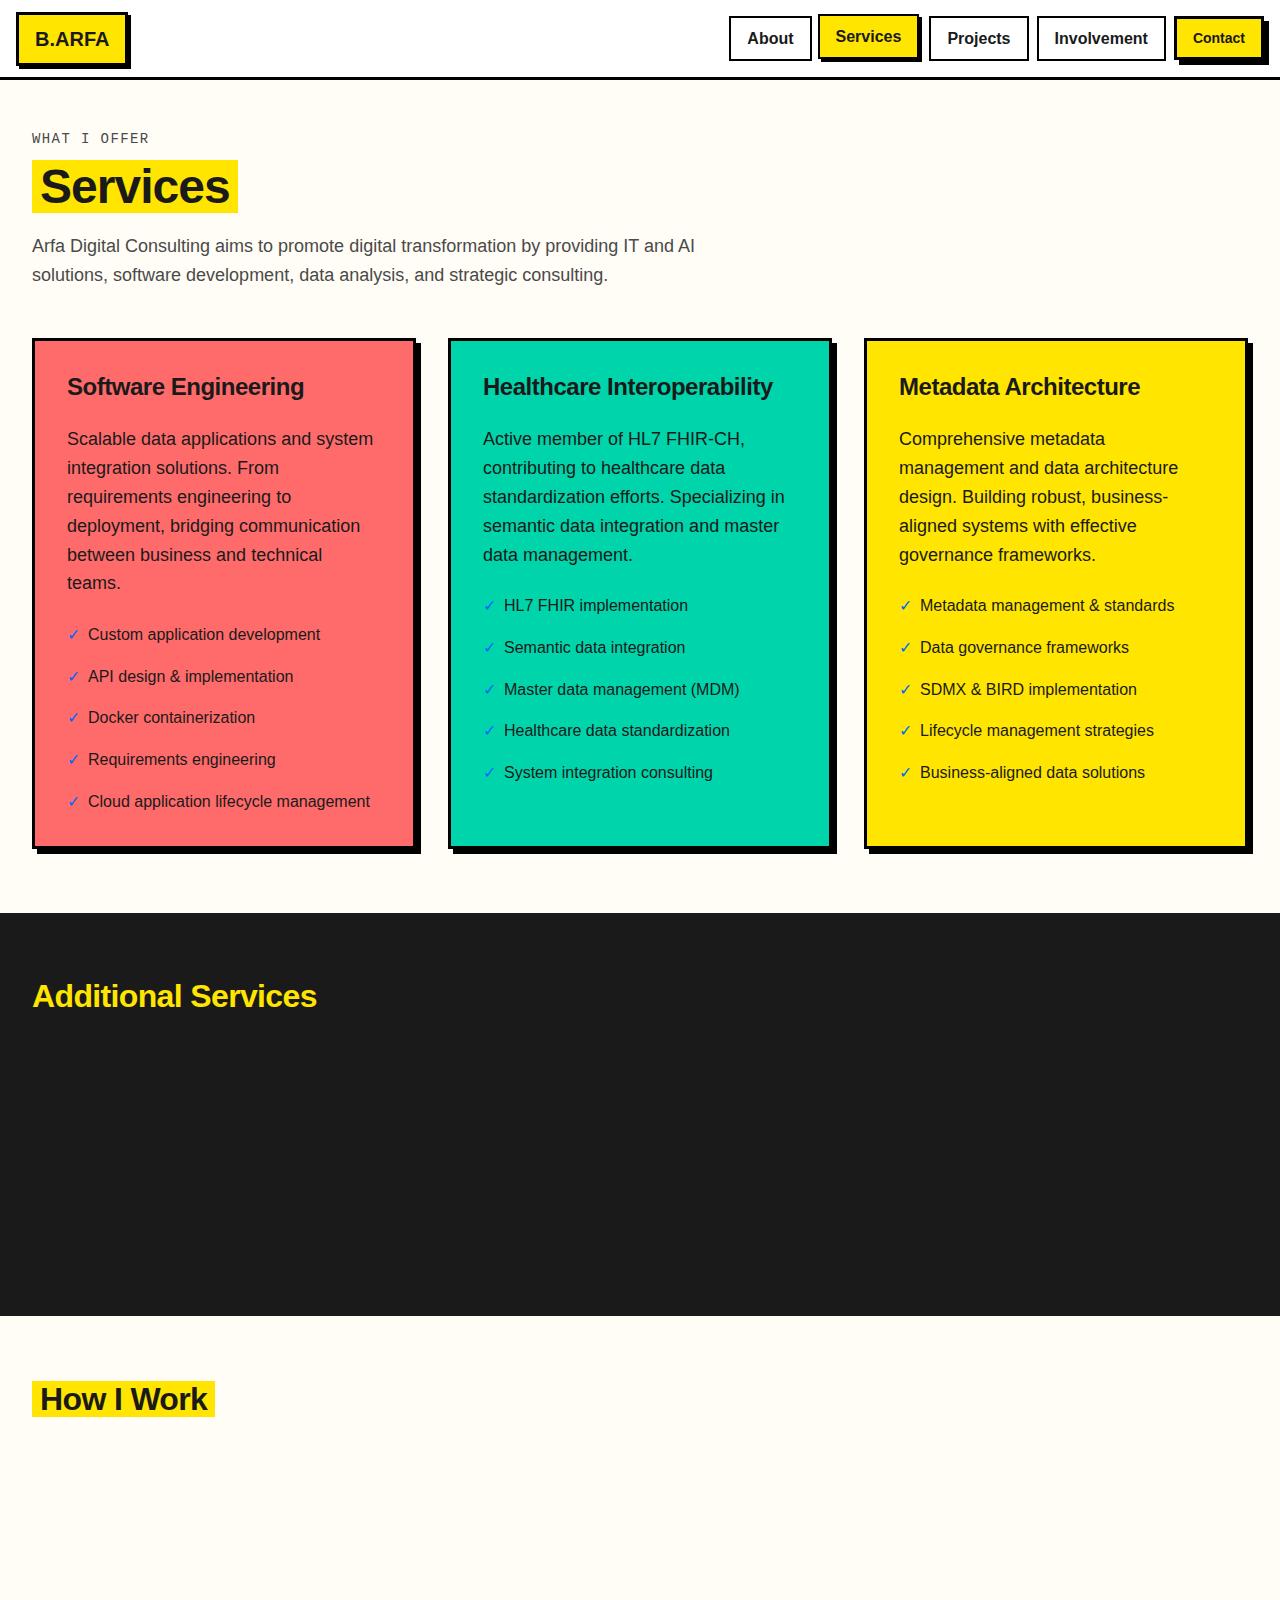
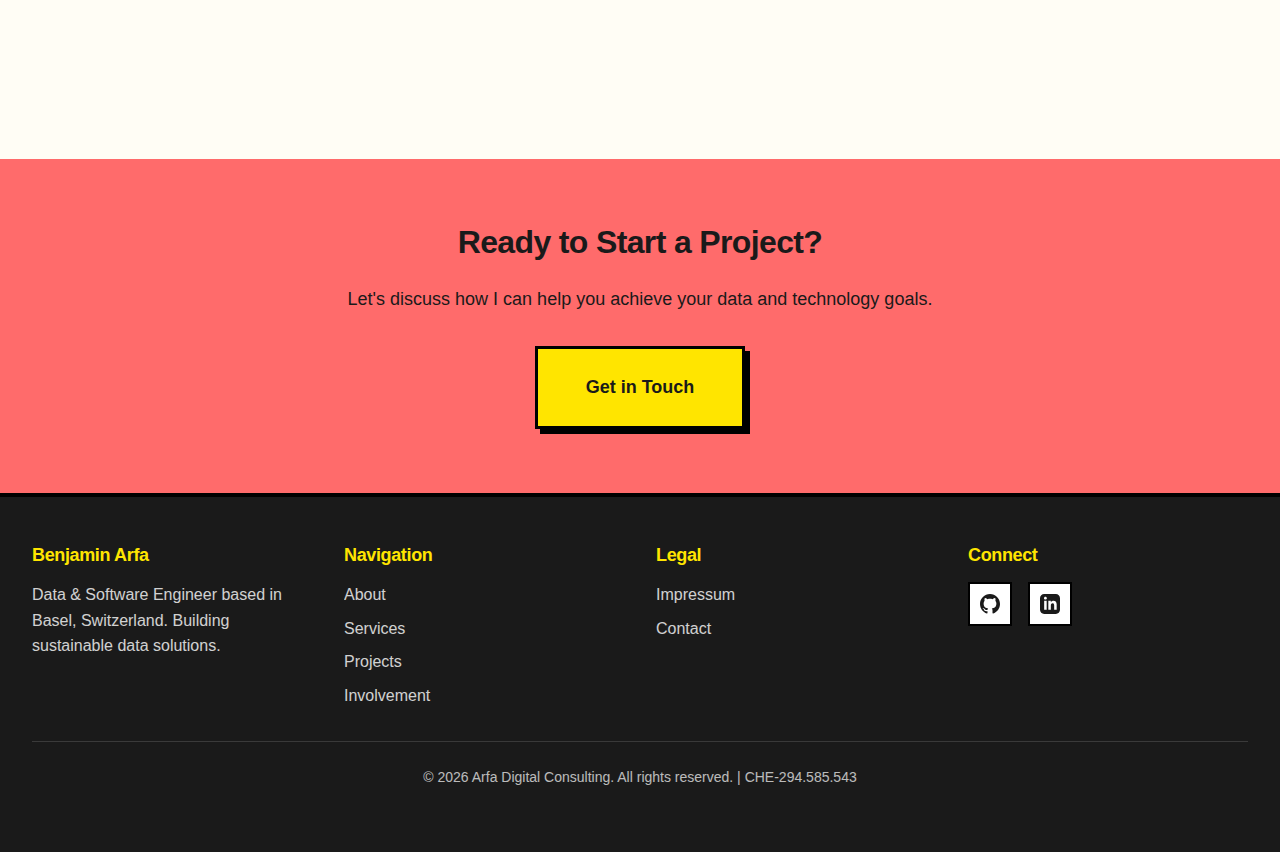
<file: services.html>
<!DOCTYPE html>
<html lang="en">
<head>
  <meta charset="UTF-8">
  <meta name="viewport" content="width=device-width, initial-scale=1.0">
  <meta name="description" content="Professional services by Benjamin Arfa - Data strategy, software engineering, and healthcare interoperability consulting.">

  <title>Services | Benjamin Arfa</title>

  <link rel="stylesheet" href="css/style.css">
  <link rel="icon" href="data:image/svg+xml,<svg xmlns='http://www.w3.org/2000/svg' viewBox='0 0 100 100'><text y='.9em' font-size='90'>B</text></svg>">
</head>
<body>
  <!-- Navigation -->
  <nav class="nav">
    <div class="nav__container">
      <a href="index.html" class="nav__logo">B.ARFA</a>

      <ul class="nav__menu">
        <li><a href="about.html" class="nav__link">About</a></li>
        <li><a href="services.html" class="nav__link nav__link--active">Services</a></li>
        <li><a href="projects.html" class="nav__link">Projects</a></li>
        <li><a href="involvement.html" class="nav__link">Involvement</a></li>
        <li><a href="contact.html" class="nav__link btn btn--primary btn--sm">Contact</a></li>
      </ul>

      <button class="nav__toggle" aria-label="Toggle menu" aria-expanded="false">
        <span></span>
        <span></span>
        <span></span>
      </button>
    </div>

    <div class="nav__mobile-menu">
      <a href="about.html" class="nav__link">About</a>
      <a href="services.html" class="nav__link">Services</a>
      <a href="projects.html" class="nav__link">Projects</a>
      <a href="involvement.html" class="nav__link">Involvement</a>
      <a href="contact.html" class="nav__link btn btn--primary">Contact</a>
    </div>
  </nav>

  <main class="page">
    <div class="container">
      <!-- Page Header -->
      <header class="page__header">
        <p class="section-header__eyebrow">What I Offer</p>
        <h1 class="page__title"><span class="hero__title-highlight">Services</span></h1>
        <p class="page__subtitle" style="max-width: 700px;">
          Arfa Digital Consulting aims to promote digital transformation by providing IT and AI solutions, software development, data analysis, and strategic consulting.
        </p>
      </header>

      <!-- Main Services - 3 Pillars -->
      <section class="section" style="padding-top: 0;">
        <div class="grid grid--3" style="gap: var(--space-xl);">

          <!-- Software Engineering -->
          <div class="card card--secondary" style="padding: var(--space-xl);">
            <h2 class="card__title" style="font-size: var(--text-2xl); margin-bottom: var(--space-lg);">Software Engineering</h2>
            <p style="font-size: var(--text-lg); margin-bottom: var(--space-lg);">
              Scalable data applications and system integration solutions. From requirements engineering to deployment, bridging communication between business and technical teams.
            </p>
            <ul style="list-style: none; display: flex; flex-direction: column; gap: var(--space-md);">
              <li style="display: flex; gap: var(--space-sm);">
                <span style="color: var(--color-accent);">&#10003;</span>
                <span>Custom application development</span>
              </li>
              <li style="display: flex; gap: var(--space-sm);">
                <span style="color: var(--color-accent);">&#10003;</span>
                <span>API design & implementation</span>
              </li>
              <li style="display: flex; gap: var(--space-sm);">
                <span style="color: var(--color-accent);">&#10003;</span>
                <span>Docker containerization</span>
              </li>
              <li style="display: flex; gap: var(--space-sm);">
                <span style="color: var(--color-accent);">&#10003;</span>
                <span>Requirements engineering</span>
              </li>
              <li style="display: flex; gap: var(--space-sm);">
                <span style="color: var(--color-accent);">&#10003;</span>
                <span>Cloud application lifecycle management</span>
              </li>
            </ul>
          </div>

          <!-- Healthcare Interoperability -->
          <div class="card" style="background: var(--color-accent-alt); padding: var(--space-xl);">
            <h2 class="card__title" style="font-size: var(--text-2xl); margin-bottom: var(--space-lg);">Healthcare Interoperability</h2>
            <p style="font-size: var(--text-lg); margin-bottom: var(--space-lg);">
              Active member of HL7 FHIR-CH, contributing to healthcare data standardization efforts. Specializing in semantic data integration and master data management.
            </p>
            <ul style="list-style: none; display: flex; flex-direction: column; gap: var(--space-md);">
              <li style="display: flex; gap: var(--space-sm);">
                <span style="color: var(--color-accent);">&#10003;</span>
                <span>HL7 FHIR implementation</span>
              </li>
              <li style="display: flex; gap: var(--space-sm);">
                <span style="color: var(--color-accent);">&#10003;</span>
                <span>Semantic data integration</span>
              </li>
              <li style="display: flex; gap: var(--space-sm);">
                <span style="color: var(--color-accent);">&#10003;</span>
                <span>Master data management (MDM)</span>
              </li>
              <li style="display: flex; gap: var(--space-sm);">
                <span style="color: var(--color-accent);">&#10003;</span>
                <span>Healthcare data standardization</span>
              </li>
              <li style="display: flex; gap: var(--space-sm);">
                <span style="color: var(--color-accent);">&#10003;</span>
                <span>System integration consulting</span>
              </li>
            </ul>
          </div>

          <!-- Metadata Architecture -->
          <div class="card card--primary" style="padding: var(--space-xl);">
            <h2 class="card__title" style="font-size: var(--text-2xl); margin-bottom: var(--space-lg);">Metadata Architecture</h2>
            <p style="font-size: var(--text-lg); margin-bottom: var(--space-lg);">
              Comprehensive metadata management and data architecture design. Building robust, business-aligned systems with effective governance frameworks.
            </p>
            <ul style="list-style: none; display: flex; flex-direction: column; gap: var(--space-md);">
              <li style="display: flex; gap: var(--space-sm);">
                <span style="color: var(--color-accent);">&#10003;</span>
                <span>Metadata management & standards</span>
              </li>
              <li style="display: flex; gap: var(--space-sm);">
                <span style="color: var(--color-accent);">&#10003;</span>
                <span>Data governance frameworks</span>
              </li>
              <li style="display: flex; gap: var(--space-sm);">
                <span style="color: var(--color-accent);">&#10003;</span>
                <span>SDMX & BIRD implementation</span>
              </li>
              <li style="display: flex; gap: var(--space-sm);">
                <span style="color: var(--color-accent);">&#10003;</span>
                <span>Lifecycle management strategies</span>
              </li>
              <li style="display: flex; gap: var(--space-sm);">
                <span style="color: var(--color-accent);">&#10003;</span>
                <span>Business-aligned data solutions</span>
              </li>
            </ul>
          </div>

        </div>
      </section>

      <!-- Additional Services -->
      <section class="section" style="background: var(--color-text); color: var(--color-surface); margin: 0 calc(-1 * var(--space-xl)); padding-left: var(--space-xl); padding-right: var(--space-xl);">
        <h2 style="color: var(--color-primary); margin-bottom: var(--space-xl);">Additional Services</h2>

        <div class="grid grid--4">
          <div class="card">
            <h3 class="card__title">IT Consulting</h3>
            <p class="card__content">Strategic guidance on technology decisions, infrastructure optimization, and digital transformation initiatives.</p>
          </div>

          <div class="card">
            <h3 class="card__title">Polyglot Communication</h3>
            <p class="card__content">Multi-cultural and multilingual communication bridging diverse teams across French, German, English, and Spanish contexts.</p>
          </div>

          <div class="card">
            <h3 class="card__title">Data Modelling</h3>
            <p class="card__content">Conceptual, logical, and physical data modeling for robust database design and data warehouse architecture.</p>
          </div>

          <div class="card">
            <h3 class="card__title">ML Consulting</h3>
            <p class="card__content">Machine learning strategy, model development guidance, and AI solution architecture for business applications.</p>
          </div>
        </div>
      </section>

      <!-- Process -->
      <section class="section">
        <h2 class="mb-xl"><span class="hero__title-highlight">How I Work</span></h2>

        <div class="grid grid--4">
          <div class="card" style="text-align: center;">
            <div style="font-size: var(--text-4xl); margin-bottom: var(--space-md); color: var(--color-primary);">01</div>
            <h3 style="margin-bottom: var(--space-sm);">Discover</h3>
            <p style="font-size: var(--text-sm); color: var(--color-text-muted);">Understanding your challenges and business context</p>
          </div>

          <div class="card card--primary" style="text-align: center;">
            <div style="font-size: var(--text-4xl); margin-bottom: var(--space-md);">02</div>
            <h3 style="margin-bottom: var(--space-sm);">Design</h3>
            <p style="font-size: var(--text-sm);">Architecting solutions aligned with your goals</p>
          </div>

          <div class="card card--secondary" style="text-align: center;">
            <div style="font-size: var(--text-4xl); margin-bottom: var(--space-md);">03</div>
            <h3 style="margin-bottom: var(--space-sm);">Develop</h3>
            <p style="font-size: var(--text-sm);">Building robust, scalable implementations</p>
          </div>

          <div class="card" style="text-align: center; background: var(--color-accent-alt);">
            <div style="font-size: var(--text-4xl); margin-bottom: var(--space-md);">04</div>
            <h3 style="margin-bottom: var(--space-sm);">Deliver</h3>
            <p style="font-size: var(--text-sm);">Deploying and supporting your solution</p>
          </div>
        </div>
      </section>

      <!-- CTA -->
      <section class="section text-center" style="background: var(--color-secondary); margin: 0 calc(-1 * var(--space-xl)); padding-left: var(--space-xl); padding-right: var(--space-xl);">
        <h2 style="margin-bottom: var(--space-lg);">Ready to Start a Project?</h2>
        <p style="font-size: var(--text-lg); max-width: 600px; margin: 0 auto var(--space-xl);">
          Let's discuss how I can help you achieve your data and technology goals.
        </p>
        <a href="contact.html" class="btn btn--primary btn--lg">Get in Touch</a>
      </section>
    </div>
  </main>

  <!-- Footer -->
  <footer class="footer">
    <div class="container">
      <div class="footer__content">
        <div class="footer__section">
          <h4>Benjamin Arfa</h4>
          <p style="opacity: 0.8;">Data & Software Engineer based in Basel, Switzerland. Building sustainable data solutions.</p>
        </div>

        <div class="footer__section">
          <h4>Navigation</h4>
          <ul class="footer__links">
            <li><a href="about.html">About</a></li>
            <li><a href="services.html">Services</a></li>
            <li><a href="projects.html">Projects</a></li>
            <li><a href="involvement.html">Involvement</a></li>
          </ul>
        </div>

        <div class="footer__section">
          <h4>Legal</h4>
          <ul class="footer__links">
            <li><a href="impressum.html">Impressum</a></li>
            <li><a href="contact.html">Contact</a></li>
          </ul>
        </div>

        <div class="footer__section">
          <h4>Connect</h4>
          <div class="footer__social">
            <a href="https://github.com/benjamin-arfa" target="_blank" rel="noopener" aria-label="GitHub">
              <svg width="20" height="20" viewBox="0 0 24 24" fill="currentColor"><path d="M12 0c-6.626 0-12 5.373-12 12 0 5.302 3.438 9.8 8.207 11.387.599.111.793-.261.793-.577v-2.234c-3.338.726-4.033-1.416-4.033-1.416-.546-1.387-1.333-1.756-1.333-1.756-1.089-.745.083-.729.083-.729 1.205.084 1.839 1.237 1.839 1.237 1.07 1.834 2.807 1.304 3.492.997.107-.775.418-1.305.762-1.604-2.665-.305-5.467-1.334-5.467-5.931 0-1.311.469-2.381 1.236-3.221-.124-.303-.535-1.524.117-3.176 0 0 1.008-.322 3.301 1.23.957-.266 1.983-.399 3.003-.404 1.02.005 2.047.138 3.006.404 2.291-1.552 3.297-1.23 3.297-1.23.653 1.653.242 2.874.118 3.176.77.84 1.235 1.911 1.235 3.221 0 4.609-2.807 5.624-5.479 5.921.43.372.823 1.102.823 2.222v3.293c0 .319.192.694.801.576 4.765-1.589 8.199-6.086 8.199-11.386 0-6.627-5.373-12-12-12z"/></svg>
            </a>
            <a href="https://linkedin.com/in/moadhbenjaminarfa" target="_blank" rel="noopener" aria-label="LinkedIn">
              <svg width="20" height="20" viewBox="0 0 24 24" fill="currentColor"><path d="M19 0h-14c-2.761 0-5 2.239-5 5v14c0 2.761 2.239 5 5 5h14c2.762 0 5-2.239 5-5v-14c0-2.761-2.238-5-5-5zm-11 19h-3v-11h3v11zm-1.5-12.268c-.966 0-1.75-.79-1.75-1.764s.784-1.764 1.75-1.764 1.75.79 1.75 1.764-.783 1.764-1.75 1.764zm13.5 12.268h-3v-5.604c0-3.368-4-3.113-4 0v5.604h-3v-11h3v1.765c1.396-2.586 7-2.777 7 2.476v6.759z"/></svg>
            </a>
          </div>
        </div>
      </div>

      <div class="footer__bottom">
        <p>&copy; 2025 Arfa Digital Consulting. All rights reserved. | CHE-294.585.543</p>
      </div>
    </div>
  </footer>

  <script src="js/main.js"></script>
</body>
</html>
</file>
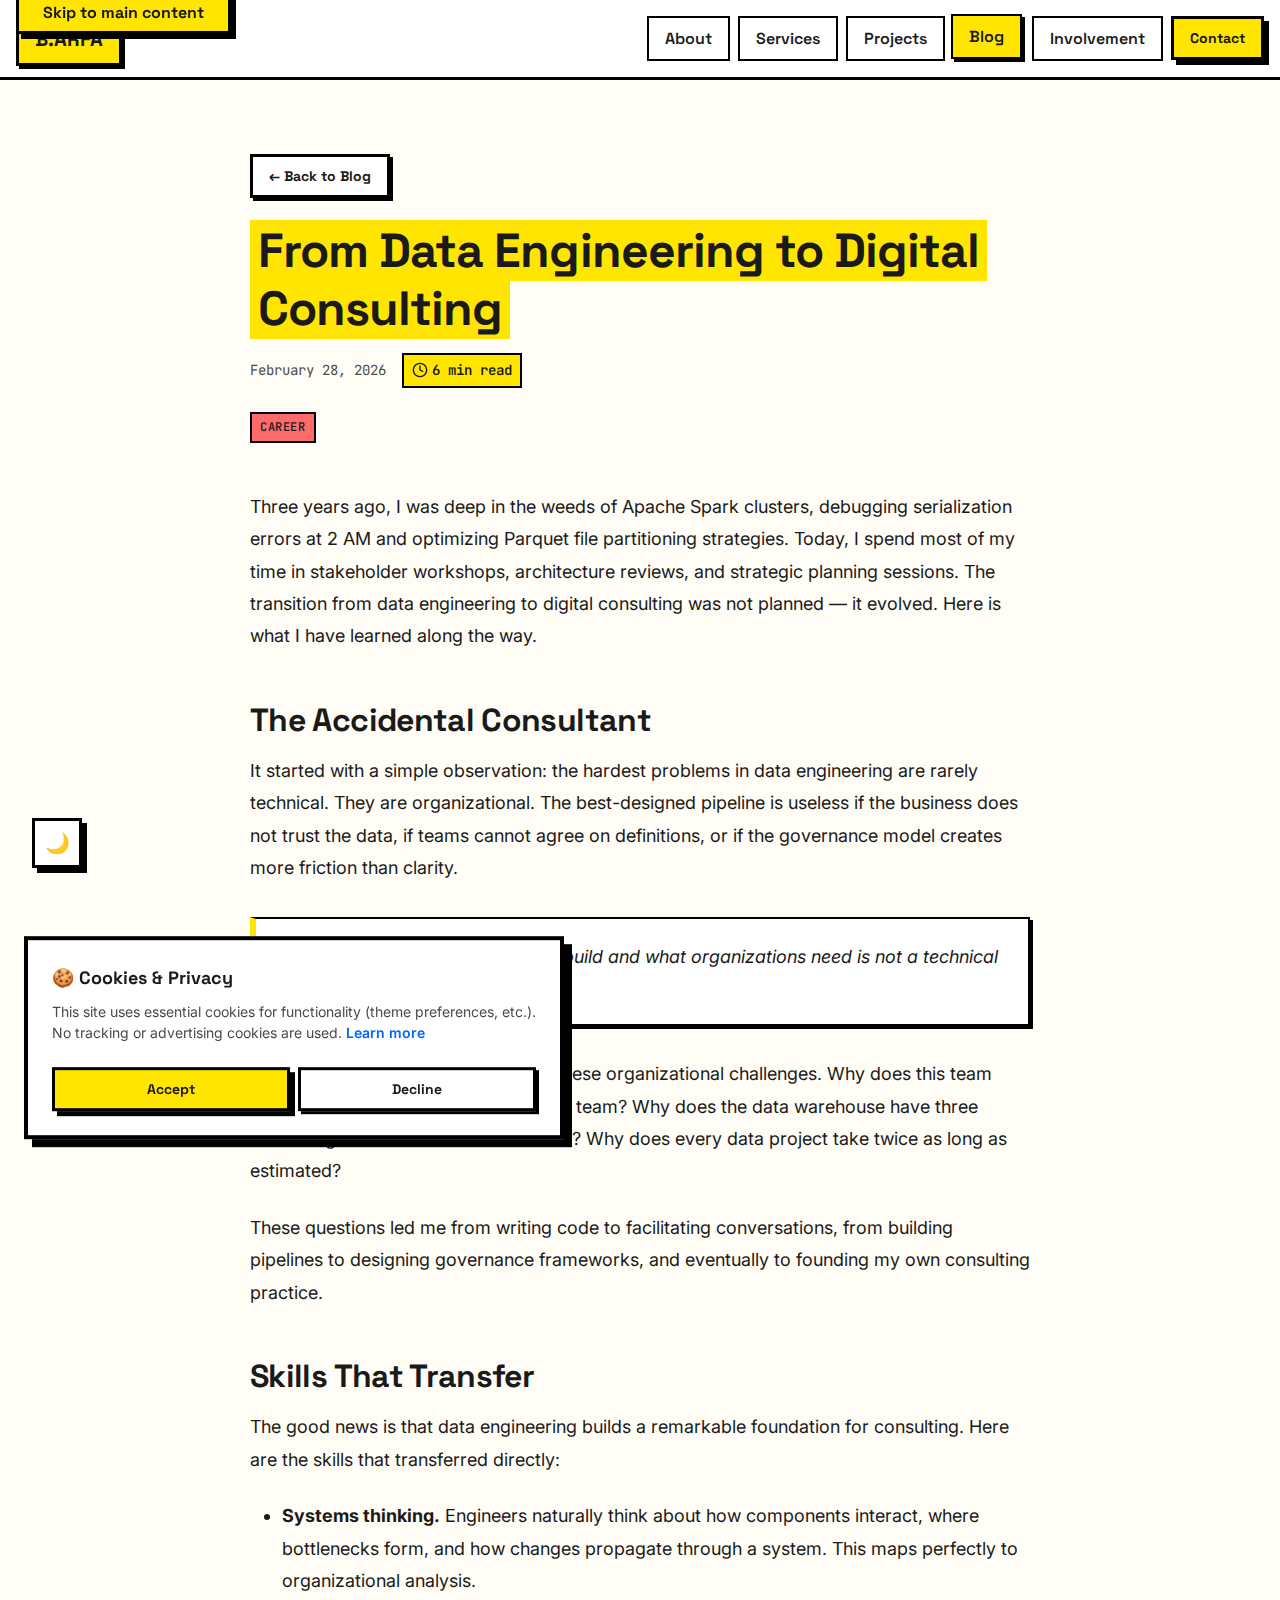
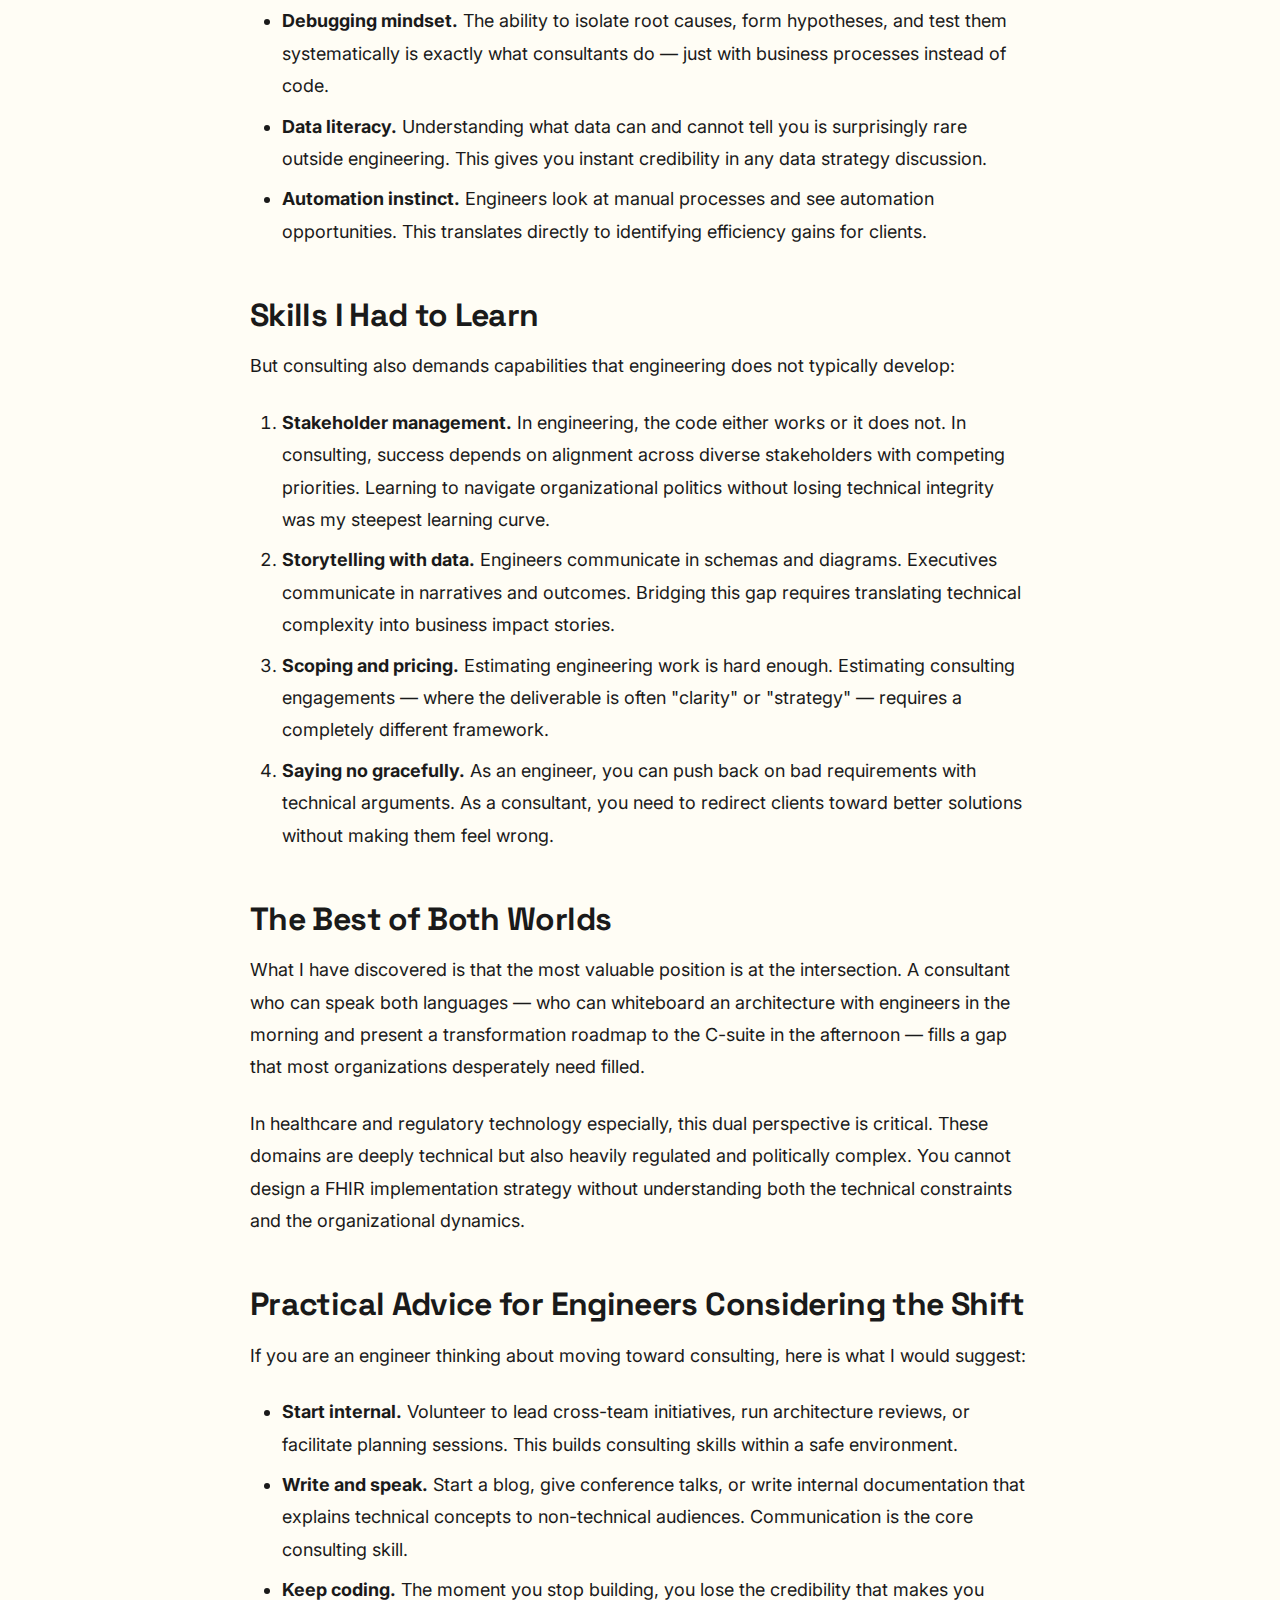
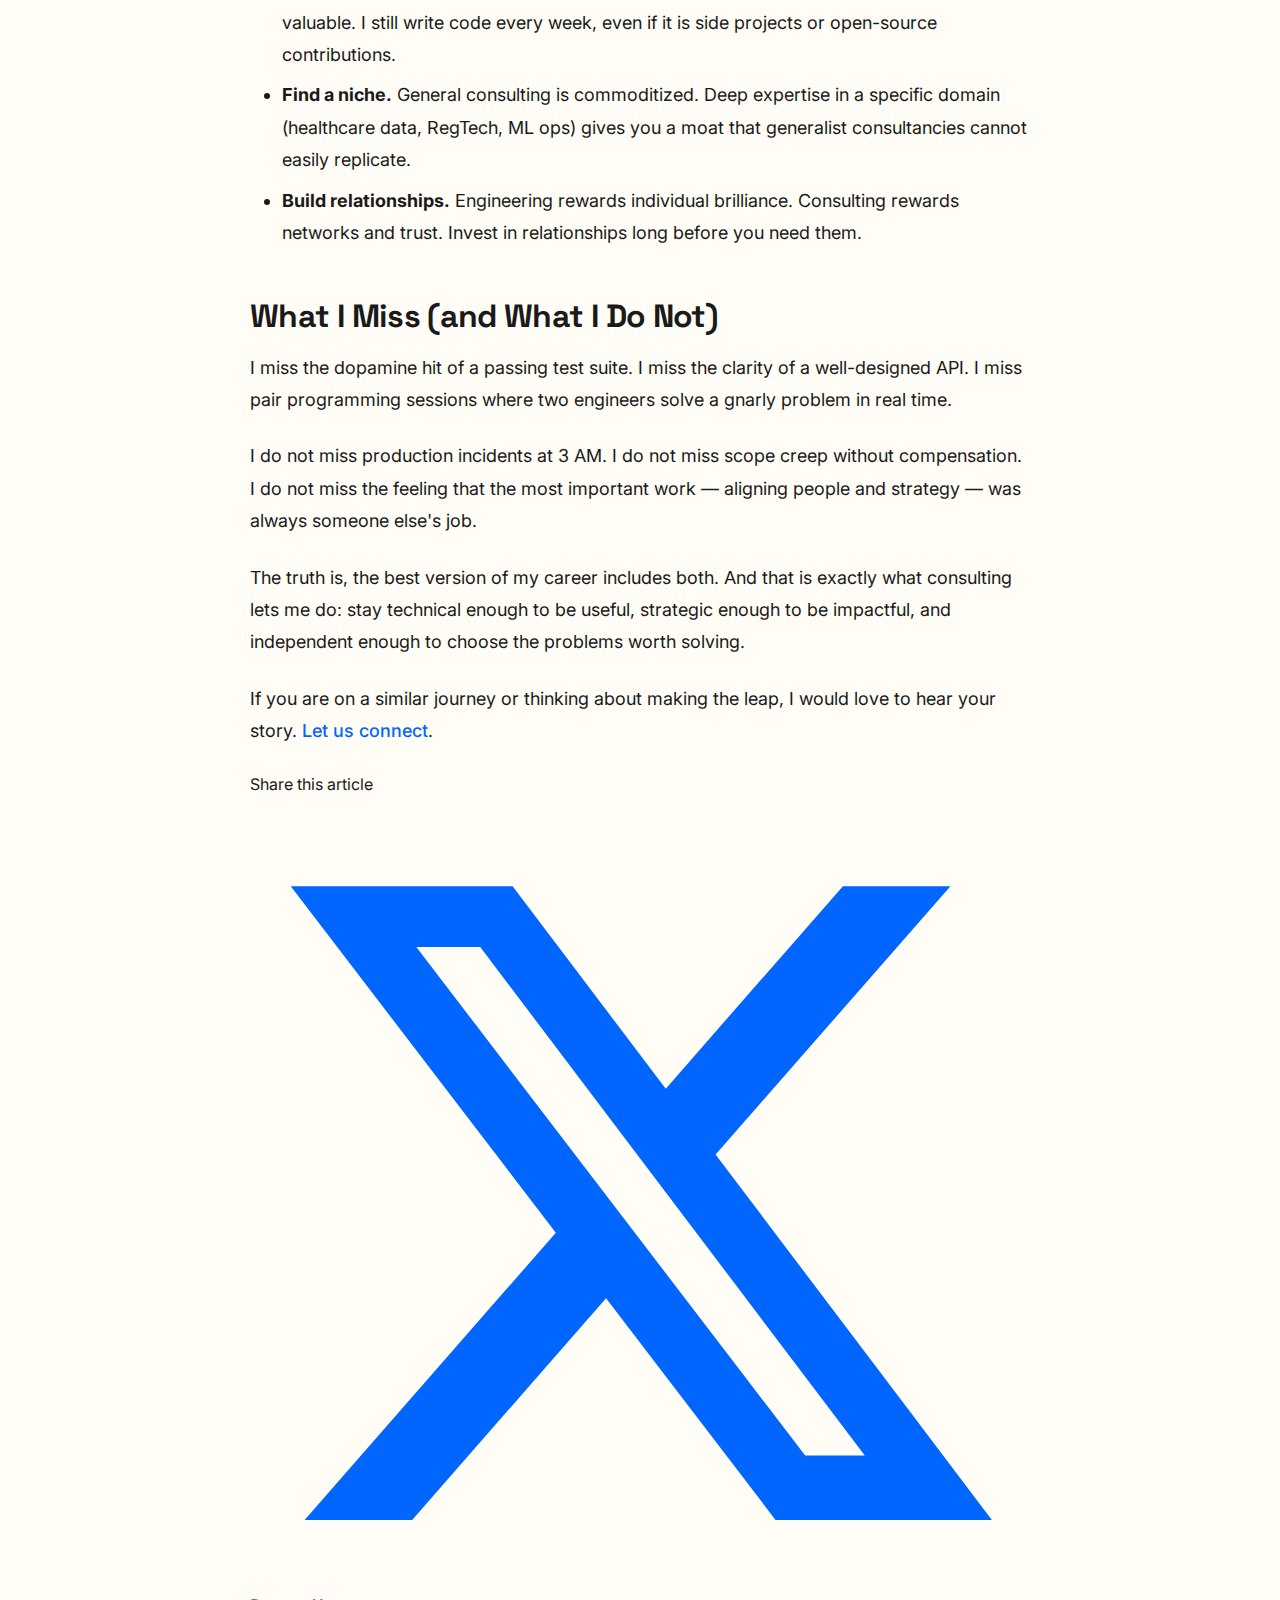
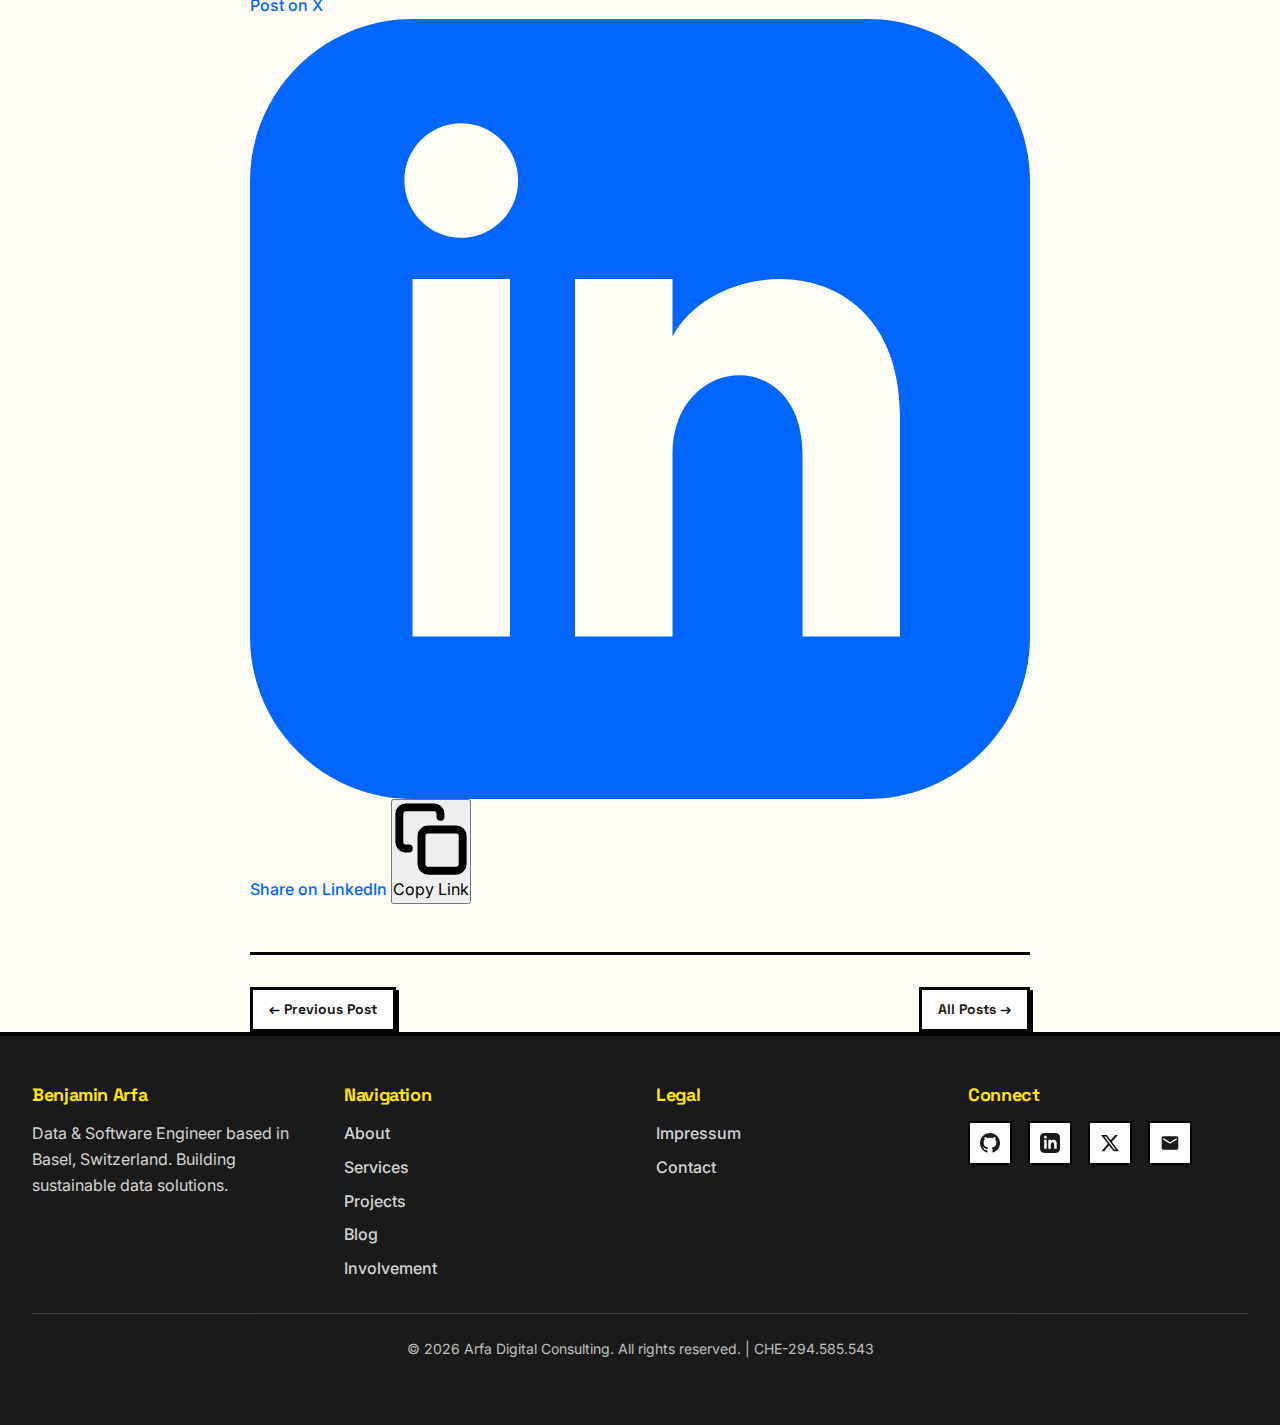
<file: blog/data-engineering-to-consulting.html>
<!DOCTYPE html>
<html lang="en">
<head>
  <meta charset="UTF-8">
  <meta name="viewport" content="width=device-width, initial-scale=1.0">
  <meta name="description" content="Reflections on transitioning from hands-on data engineering to digital consulting, and the skills that bridge both worlds.">
  <meta name="author" content="Moadh Benjamin Arfa">

  <!-- Open Graph -->
  <meta property="og:title" content="From Data Engineering to Digital Consulting | Benjamin Arfa">
  <meta property="og:description" content="Reflections on transitioning from hands-on data engineering to digital consulting, and the skills that bridge both worlds.">
  <meta property="og:type" content="article">
  <meta property="og:url" content="https://benjamin-arfa.github.io/blog/data-engineering-to-consulting.html">
  <meta property="og:image" content="https://benjamin-arfa.github.io/og-image.svg">
  <meta property="og:site_name" content="Benjamin Arfa">
  <meta property="og:locale" content="en_US">
  <meta property="article:published_time" content="2026-02-28">
  <meta property="article:author" content="Moadh Benjamin Arfa">
  <!-- Twitter Card -->
  <meta name="twitter:card" content="summary_large_image">
  <meta name="twitter:title" content="From Data Engineering to Digital Consulting | Benjamin Arfa">
  <meta name="twitter:description" content="Reflections on transitioning from hands-on data engineering to digital consulting, and the skills that bridge both worlds.">
  <meta name="twitter:image" content="https://benjamin-arfa.github.io/og-image.svg">

  <title>From Data Engineering to Digital Consulting | Benjamin Arfa</title>
  <link rel="canonical" href="https://benjamin-arfa.github.io/blog/data-engineering-to-consulting.html">
  <link rel="icon" type="image/svg+xml" href="/favicon.svg">

  <!-- Breadcrumb Structured Data -->
  <script type="application/ld+json">
  {
    "@context": "https://schema.org",
    "@type": "BreadcrumbList",
    "itemListElement": [
      { "@type": "ListItem", "position": 1, "name": "Home", "item": "https://benjamin-arfa.github.io" },
      { "@type": "ListItem", "position": 2, "name": "Blog", "item": "https://benjamin-arfa.github.io/blog.html" },
      { "@type": "ListItem", "position": 3, "name": "From Data Engineering to Digital Consulting" }
    ]
  }
  </script>

  <!-- Structured Data (JSON-LD) -->
  <script type="application/ld+json">
  {
    "@context": "https://schema.org",
    "@type": "BlogPosting",
    "headline": "From Data Engineering to Digital Consulting",
    "description": "Reflections on transitioning from hands-on data engineering and ML research to leading digital consulting initiatives, and the skills that bridge both worlds.",
    "datePublished": "2026-02-28",
    "author": {
      "@type": "Person",
      "name": "Moadh Benjamin Arfa",
      "url": "https://benjamin-arfa.github.io"
    },
    "publisher": {
      "@type": "Person",
      "name": "Moadh Benjamin Arfa"
    },
    "url": "https://benjamin-arfa.github.io/blog/data-engineering-to-consulting.html",
    "wordCount": 1100
  }
  </script>

  <!-- Performance: preconnect to Google Fonts -->
  <link rel="preconnect" href="https://fonts.googleapis.com">
  <link rel="preconnect" href="https://fonts.gstatic.com" crossorigin>
  <link rel="stylesheet" href="https://fonts.googleapis.com/css2?family=Space+Grotesk:wght@400;500;600;700&family=Inter:wght@400;500;600;700&family=JetBrains+Mono:wght@400;500&display=swap">
  <link rel="stylesheet" href="../css/style.css">
  <link rel="dns-prefetch" href="https://github.com">
  <script>var t=localStorage.getItem("theme");if(t)document.documentElement.setAttribute("data-theme",t);else if(window.matchMedia("(prefers-color-scheme:dark)").matches)document.documentElement.setAttribute("data-theme","dark");</script>
  <link rel="icon" href="data:image/svg+xml,<svg xmlns='http://www.w3.org/2000/svg' viewBox='0 0 100 100'><text y='.9em' font-size='90'>B</text></svg>">

  <style>
    .article {
      max-width: 780px;
      margin: 0 auto;
    }
    .article__header {
      margin-bottom: var(--space-2xl);
    }
    .article__meta {
      display: flex;
      flex-wrap: wrap;
      align-items: center;
      gap: var(--space-md);
      margin-bottom: var(--space-lg);
      font-family: var(--font-mono);
      font-size: var(--text-sm);
      color: var(--color-text-muted);
    }
    .article__reading-time {
      display: inline-flex;
      align-items: center;
      gap: var(--space-xs);
      padding: var(--space-xs) var(--space-sm);
      background: var(--color-primary);
      border: var(--border-thin);
      font-weight: 600;
      color: var(--color-text);
    }
    .article__tags {
      display: flex;
      gap: var(--space-xs);
    }
    .article__body h2 {
      margin-top: var(--space-2xl);
      margin-bottom: var(--space-md);
    }
    .article__body p {
      margin-bottom: var(--space-lg);
      font-size: var(--text-lg);
      line-height: 1.8;
    }
    .article__body ul, .article__body ol {
      margin-bottom: var(--space-lg);
      padding-left: var(--space-xl);
      font-size: var(--text-lg);
      line-height: 1.8;
    }
    .article__body li {
      margin-bottom: var(--space-sm);
    }
    .article__body blockquote {
      margin: var(--space-xl) 0;
      padding: var(--space-lg);
      border-left: 6px solid var(--color-primary);
      background: var(--color-surface);
      border-top: var(--border-thin);
      border-right: var(--border-thin);
      border-bottom: var(--border-thin);
      box-shadow: var(--shadow-sm);
      font-style: italic;
      font-size: var(--text-lg);
    }
    .article__nav {
      display: flex;
      justify-content: space-between;
      margin-top: var(--space-2xl);
      padding-top: var(--space-xl);
      border-top: var(--border-thick);
    }
    .article__back {
      display: inline-flex;
      align-items: center;
      gap: var(--space-xs);
    }
  </style>
</head>
<body>
  <a href="#main-content" class="skip-to-content">Skip to main content</a>
  <div class="progress-bar" aria-hidden="true"></div>
  <!-- Navigation -->
  <nav class="nav" role="navigation" aria-label="Main navigation">
    <div class="nav__container">
      <a href="../index.html" class="nav__logo">B.ARFA</a>

      <ul class="nav__menu">
        <li><a href="../about.html" class="nav__link">About</a></li>
        <li><a href="../services.html" class="nav__link">Services</a></li>
        <li><a href="../projects.html" class="nav__link">Projects</a></li>
        <li><a href="../blog.html" class="nav__link nav__link--active">Blog</a></li>
        <li><a href="../involvement.html" class="nav__link">Involvement</a></li>
        <li><a href="../contact.html" class="nav__link btn btn--primary btn--sm">Contact</a></li>
      </ul>

      <button class="nav__toggle" aria-label="Toggle menu" aria-expanded="false">
        <span></span>
        <span></span>
        <span></span>
      </button>
    </div>

    <!-- Mobile Menu -->
    <div class="nav__mobile-menu">
      <a href="../about.html" class="nav__link">About</a>
      <a href="../services.html" class="nav__link">Services</a>
      <a href="../projects.html" class="nav__link">Projects</a>
      <a href="../blog.html" class="nav__link">Blog</a>
      <a href="../involvement.html" class="nav__link">Involvement</a>
      <a href="../contact.html" class="nav__link btn btn--primary">Contact</a>
    </div>
  </nav>

  <main id="main-content" class="page">
    <div class="container">
      <article class="article">
        <header class="article__header">
          <a href="../blog.html" class="article__back btn btn--outline btn--sm">&larr; Back to Blog</a>

          <h1 class="page__title" style="margin-top: var(--space-lg);">
            <span class="hero__title-highlight">From Data Engineering to Digital Consulting</span>
          </h1>

          <div class="article__meta">
            <time datetime="2026-02-28">February 28, 2026</time>
            <span class="article__reading-time" aria-label="Estimated reading time">
              <svg width="16" height="16" viewBox="0 0 24 24" fill="none" stroke="currentColor" stroke-width="2" stroke-linecap="round" stroke-linejoin="round"><circle cx="12" cy="12" r="10"/><polyline points="12 6 12 12 16 14"/></svg>
              6 min read
            </span>
          </div>

          <div class="article__tags">
            <span class="tag tag--secondary">Career</span>
          </div>
        </header>

        <div class="article__body">
          <p>
            Three years ago, I was deep in the weeds of Apache Spark clusters, debugging serialization errors at 2 AM and optimizing Parquet file partitioning strategies. Today, I spend most of my time in stakeholder workshops, architecture reviews, and strategic planning sessions. The transition from data engineering to digital consulting was not planned &mdash; it evolved. Here is what I have learned along the way.
          </p>

          <h2>The Accidental Consultant</h2>

          <p>
            It started with a simple observation: the hardest problems in data engineering are rarely technical. They are organizational. The best-designed pipeline is useless if the business does not trust the data, if teams cannot agree on definitions, or if the governance model creates more friction than clarity.
          </p>

          <blockquote>
            The gap between what engineers build and what organizations need is not a technical gap. It is a communication gap.
          </blockquote>

          <p>
            I found myself increasingly drawn to these organizational challenges. Why does this team define "customer" differently from that team? Why does the data warehouse have three conflicting versions of the same metric? Why does every data project take twice as long as estimated?
          </p>

          <p>
            These questions led me from writing code to facilitating conversations, from building pipelines to designing governance frameworks, and eventually to founding my own consulting practice.
          </p>

          <h2>Skills That Transfer</h2>

          <p>
            The good news is that data engineering builds a remarkable foundation for consulting. Here are the skills that transferred directly:
          </p>

          <ul>
            <li><strong>Systems thinking.</strong> Engineers naturally think about how components interact, where bottlenecks form, and how changes propagate through a system. This maps perfectly to organizational analysis.</li>
            <li><strong>Debugging mindset.</strong> The ability to isolate root causes, form hypotheses, and test them systematically is exactly what consultants do &mdash; just with business processes instead of code.</li>
            <li><strong>Data literacy.</strong> Understanding what data can and cannot tell you is surprisingly rare outside engineering. This gives you instant credibility in any data strategy discussion.</li>
            <li><strong>Automation instinct.</strong> Engineers look at manual processes and see automation opportunities. This translates directly to identifying efficiency gains for clients.</li>
          </ul>

          <h2>Skills I Had to Learn</h2>

          <p>
            But consulting also demands capabilities that engineering does not typically develop:
          </p>

          <ol>
            <li><strong>Stakeholder management.</strong> In engineering, the code either works or it does not. In consulting, success depends on alignment across diverse stakeholders with competing priorities. Learning to navigate organizational politics without losing technical integrity was my steepest learning curve.</li>
            <li><strong>Storytelling with data.</strong> Engineers communicate in schemas and diagrams. Executives communicate in narratives and outcomes. Bridging this gap requires translating technical complexity into business impact stories.</li>
            <li><strong>Scoping and pricing.</strong> Estimating engineering work is hard enough. Estimating consulting engagements &mdash; where the deliverable is often "clarity" or "strategy" &mdash; requires a completely different framework.</li>
            <li><strong>Saying no gracefully.</strong> As an engineer, you can push back on bad requirements with technical arguments. As a consultant, you need to redirect clients toward better solutions without making them feel wrong.</li>
          </ol>

          <h2>The Best of Both Worlds</h2>

          <p>
            What I have discovered is that the most valuable position is at the intersection. A consultant who can speak both languages &mdash; who can whiteboard an architecture with engineers in the morning and present a transformation roadmap to the C-suite in the afternoon &mdash; fills a gap that most organizations desperately need filled.
          </p>

          <p>
            In healthcare and regulatory technology especially, this dual perspective is critical. These domains are deeply technical but also heavily regulated and politically complex. You cannot design a FHIR implementation strategy without understanding both the technical constraints and the organizational dynamics.
          </p>

          <h2>Practical Advice for Engineers Considering the Shift</h2>

          <p>
            If you are an engineer thinking about moving toward consulting, here is what I would suggest:
          </p>

          <ul>
            <li><strong>Start internal.</strong> Volunteer to lead cross-team initiatives, run architecture reviews, or facilitate planning sessions. This builds consulting skills within a safe environment.</li>
            <li><strong>Write and speak.</strong> Start a blog, give conference talks, or write internal documentation that explains technical concepts to non-technical audiences. Communication is the core consulting skill.</li>
            <li><strong>Keep coding.</strong> The moment you stop building, you lose the credibility that makes you valuable. I still write code every week, even if it is side projects or open-source contributions.</li>
            <li><strong>Find a niche.</strong> General consulting is commoditized. Deep expertise in a specific domain (healthcare data, RegTech, ML ops) gives you a moat that generalist consultancies cannot easily replicate.</li>
            <li><strong>Build relationships.</strong> Engineering rewards individual brilliance. Consulting rewards networks and trust. Invest in relationships long before you need them.</li>
          </ul>

          <h2>What I Miss (and What I Do Not)</h2>

          <p>
            I miss the dopamine hit of a passing test suite. I miss the clarity of a well-designed API. I miss pair programming sessions where two engineers solve a gnarly problem in real time.
          </p>

          <p>
            I do not miss production incidents at 3 AM. I do not miss scope creep without compensation. I do not miss the feeling that the most important work &mdash; aligning people and strategy &mdash; was always someone else's job.
          </p>

          <p>
            The truth is, the best version of my career includes both. And that is exactly what consulting lets me do: stay technical enough to be useful, strategic enough to be impactful, and independent enough to choose the problems worth solving.
          </p>

          <p>
            If you are on a similar journey or thinking about making the leap, I would love to hear your story. <a href="../contact.html">Let us connect</a>.
          </p>
        </div>

        <div class="article__share">
          <p class="article__share-label">Share this article</p>
          <div class="article__share-buttons">
            <a class="share-btn share-btn--x" href="#" data-share="x" target="_blank" rel="noopener" aria-label="Share on X (Twitter)">
              <svg viewBox="0 0 24 24" fill="currentColor"><path d="M18.244 2.25h3.308l-7.227 8.26 8.502 11.24H16.17l-5.214-6.817L4.99 21.75H1.68l7.73-8.835L1.254 2.25H8.08l4.713 6.231zm-1.161 17.52h1.833L7.084 4.126H5.117z"/></svg>
              Post on X
            </a>
            <a class="share-btn share-btn--linkedin" href="#" data-share="linkedin" target="_blank" rel="noopener" aria-label="Share on LinkedIn">
              <svg viewBox="0 0 24 24" fill="currentColor"><path d="M19 0h-14c-2.761 0-5 2.239-5 5v14c0 2.761 2.239 5 5 5h14c2.762 0 5-2.239 5-5v-14c0-2.761-2.238-5-5-5zm-11 19h-3v-11h3v11zm-1.5-12.268c-.966 0-1.75-.79-1.75-1.764s.784-1.764 1.75-1.764 1.75.79 1.75 1.764-.783 1.764-1.75 1.764zm13.5 12.268h-3v-5.604c0-3.368-4-3.113-4 0v5.604h-3v-11h3v1.765c1.396-2.586 7-2.777 7 2.476v6.759z"/></svg>
              Share on LinkedIn
            </a>
            <button class="share-btn share-btn--copy" data-share="copy" aria-label="Copy link to clipboard">
              <svg viewBox="0 0 24 24" fill="none" stroke="currentColor" stroke-width="2.5" stroke-linecap="round" stroke-linejoin="round"><rect x="9" y="9" width="13" height="13" rx="2" ry="2"/><path d="M5 15H4a2 2 0 0 1-2-2V4a2 2 0 0 1 2-2h9a2 2 0 0 1 2 2v1"/></svg>
              Copy Link
            </button>
          </div>
        </div>

        <nav class="article__nav" aria-label="Article navigation">
          <a href="open-standards-regtech.html" class="btn btn--outline btn--sm">&larr; Previous Post</a>
          <a href="../blog.html" class="btn btn--outline btn--sm">All Posts &rarr;</a>
        </nav>
      </article>
    </div>
  </main>

  <!-- Footer -->
  <footer class="footer" role="contentinfo">
    <div class="container">
      <div class="footer__content">
        <div class="footer__section">
          <h4>Benjamin Arfa</h4>
          <p style="opacity: 0.8;">Data & Software Engineer based in Basel, Switzerland. Building sustainable data solutions.</p>
        </div>
        <div class="footer__section">
          <h4>Navigation</h4>
          <ul class="footer__links">
            <li><a href="../about.html">About</a></li>
            <li><a href="../services.html">Services</a></li>
            <li><a href="../projects.html">Projects</a></li>
            <li><a href="../blog.html">Blog</a></li>
            <li><a href="../involvement.html">Involvement</a></li>
          </ul>
        </div>
        <div class="footer__section">
          <h4>Legal</h4>
          <ul class="footer__links">
            <li><a href="../impressum.html">Impressum</a></li>
            <li><a href="../contact.html">Contact</a></li>
          </ul>
        </div>
        <div class="footer__section">
          <h4>Connect</h4>
          <div class="footer__social">
            <a href="https://github.com/benjamin-arfa" target="_blank" rel="noopener" aria-label="GitHub">
              <svg width="20" height="20" viewBox="0 0 24 24" fill="currentColor"><path d="M12 0c-6.626 0-12 5.373-12 12 0 5.302 3.438 9.8 8.207 11.387.599.111.793-.261.793-.577v-2.234c-3.338.726-4.033-1.416-4.033-1.416-.546-1.387-1.333-1.756-1.333-1.756-1.089-.745.083-.729.083-.729 1.205.084 1.839 1.237 1.839 1.237 1.07 1.834 2.807 1.304 3.492.997.107-.775.418-1.305.762-1.604-2.665-.305-5.467-1.334-5.467-5.931 0-1.311.469-2.381 1.236-3.221-.124-.303-.535-1.524.117-3.176 0 0 1.008-.322 3.301 1.23.957-.266 1.983-.399 3.003-.404 1.02.005 2.047.138 3.006.404 2.291-1.552 3.297-1.23 3.297-1.23.653 1.653.242 2.874.118 3.176.77.84 1.235 1.911 1.235 3.221 0 4.609-2.807 5.624-5.479 5.921.43.372.823 1.102.823 2.222v3.293c0 .319.192.694.801.576 4.765-1.589 8.199-6.086 8.199-11.386 0-6.627-5.373-12-12-12z"/></svg>
            </a>
            <a href="https://linkedin.com/in/moadhbenjaminarfa" target="_blank" rel="noopener" aria-label="LinkedIn">
              <svg width="20" height="20" viewBox="0 0 24 24" fill="currentColor"><path d="M19 0h-14c-2.761 0-5 2.239-5 5v14c0 2.761 2.239 5 5 5h14c2.762 0 5-2.239 5-5v-14c0-2.761-2.238-5-5-5zm-11 19h-3v-11h3v11zm-1.5-12.268c-.966 0-1.75-.79-1.75-1.764s.784-1.764 1.75-1.764 1.75.79 1.75 1.764-.783 1.764-1.75 1.764zm13.5 12.268h-3v-5.604c0-3.368-4-3.113-4 0v5.604h-3v-11h3v1.765c1.396-2.586 7-2.777 7 2.476v6.759z"/></svg>
            </a>
            <a href="https://x.com/benjaminarfa" target="_blank" rel="noopener" aria-label="X (Twitter)">
              <svg width="20" height="20" viewBox="0 0 24 24" fill="currentColor"><path d="M18.244 2.25h3.308l-7.227 8.26 8.502 11.24H16.17l-5.214-6.817L4.99 21.75H1.68l7.73-8.835L1.254 2.25H8.08l4.713 6.231zm-1.161 17.52h1.833L7.084 4.126H5.117z"/></svg>
            </a>
            <a href="mailto:benjamin.arfa.pro@gmail.com" aria-label="Email">
              <svg width="20" height="20" viewBox="0 0 24 24" fill="currentColor"><path d="M20 4H4c-1.1 0-2 .9-2 2v12c0 1.1.9 2 2 2h16c1.1 0 2-.9 2-2V6c0-1.1-.9-2-2-2zm0 4l-8 5-8-5V6l8 5 8-5v2z"/></svg>
            </a>
          </div>
        </div>
      </div>
      <div class="footer__bottom">
        <p>&copy; 2025 Arfa Digital Consulting. All rights reserved. | CHE-294.585.543</p>
      </div>
    </div>
  </footer>

  <!-- Theme Toggle -->
  <button class="theme-toggle" aria-label="Toggle dark mode"></button>

  <!-- Back to Top -->
  <button class="back-to-top" aria-label="Back to top">&#8593;</button>

  <!-- Toast Notification -->
  <div class="toast" id="toast" aria-live="polite"></div>

  <!-- Cookie Consent Banner -->
  <div class="cookie-banner" id="cookie-banner" role="dialog" aria-label="Cookie consent" aria-describedby="cookie-text">
    <p class="cookie-banner__title">&#127850; Cookies &amp; Privacy</p>
    <p class="cookie-banner__text" id="cookie-text">
      This site uses essential cookies for functionality (theme preferences, etc.). No tracking or advertising cookies are used.
      <a href="../impressum.html">Learn more</a>
    </p>
    <div class="cookie-banner__actions">
      <button class="btn btn--primary btn--sm" id="cookie-accept">Accept</button>
      <button class="btn btn--outline btn--sm" id="cookie-decline">Decline</button>
    </div>
  </div>

  <script src="../js/main.js" defer></script>
</body>
</html>
</file>
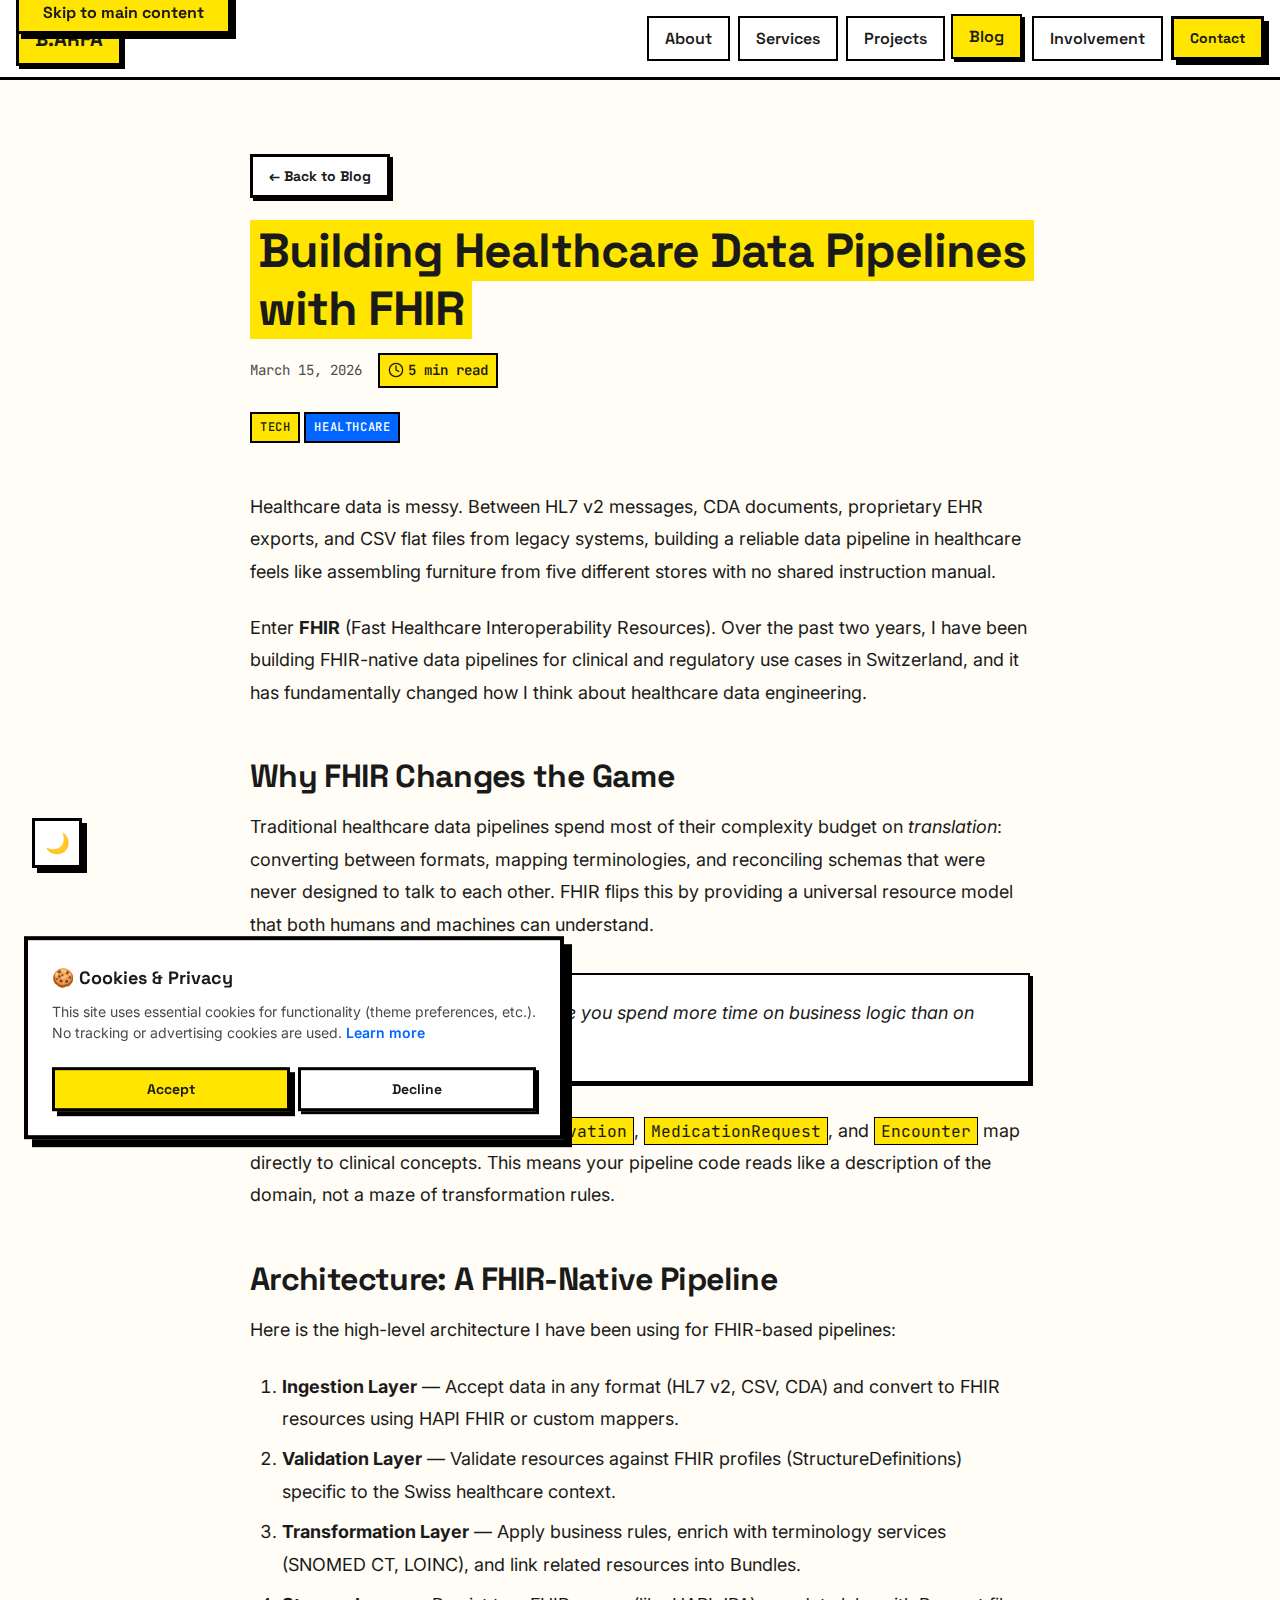
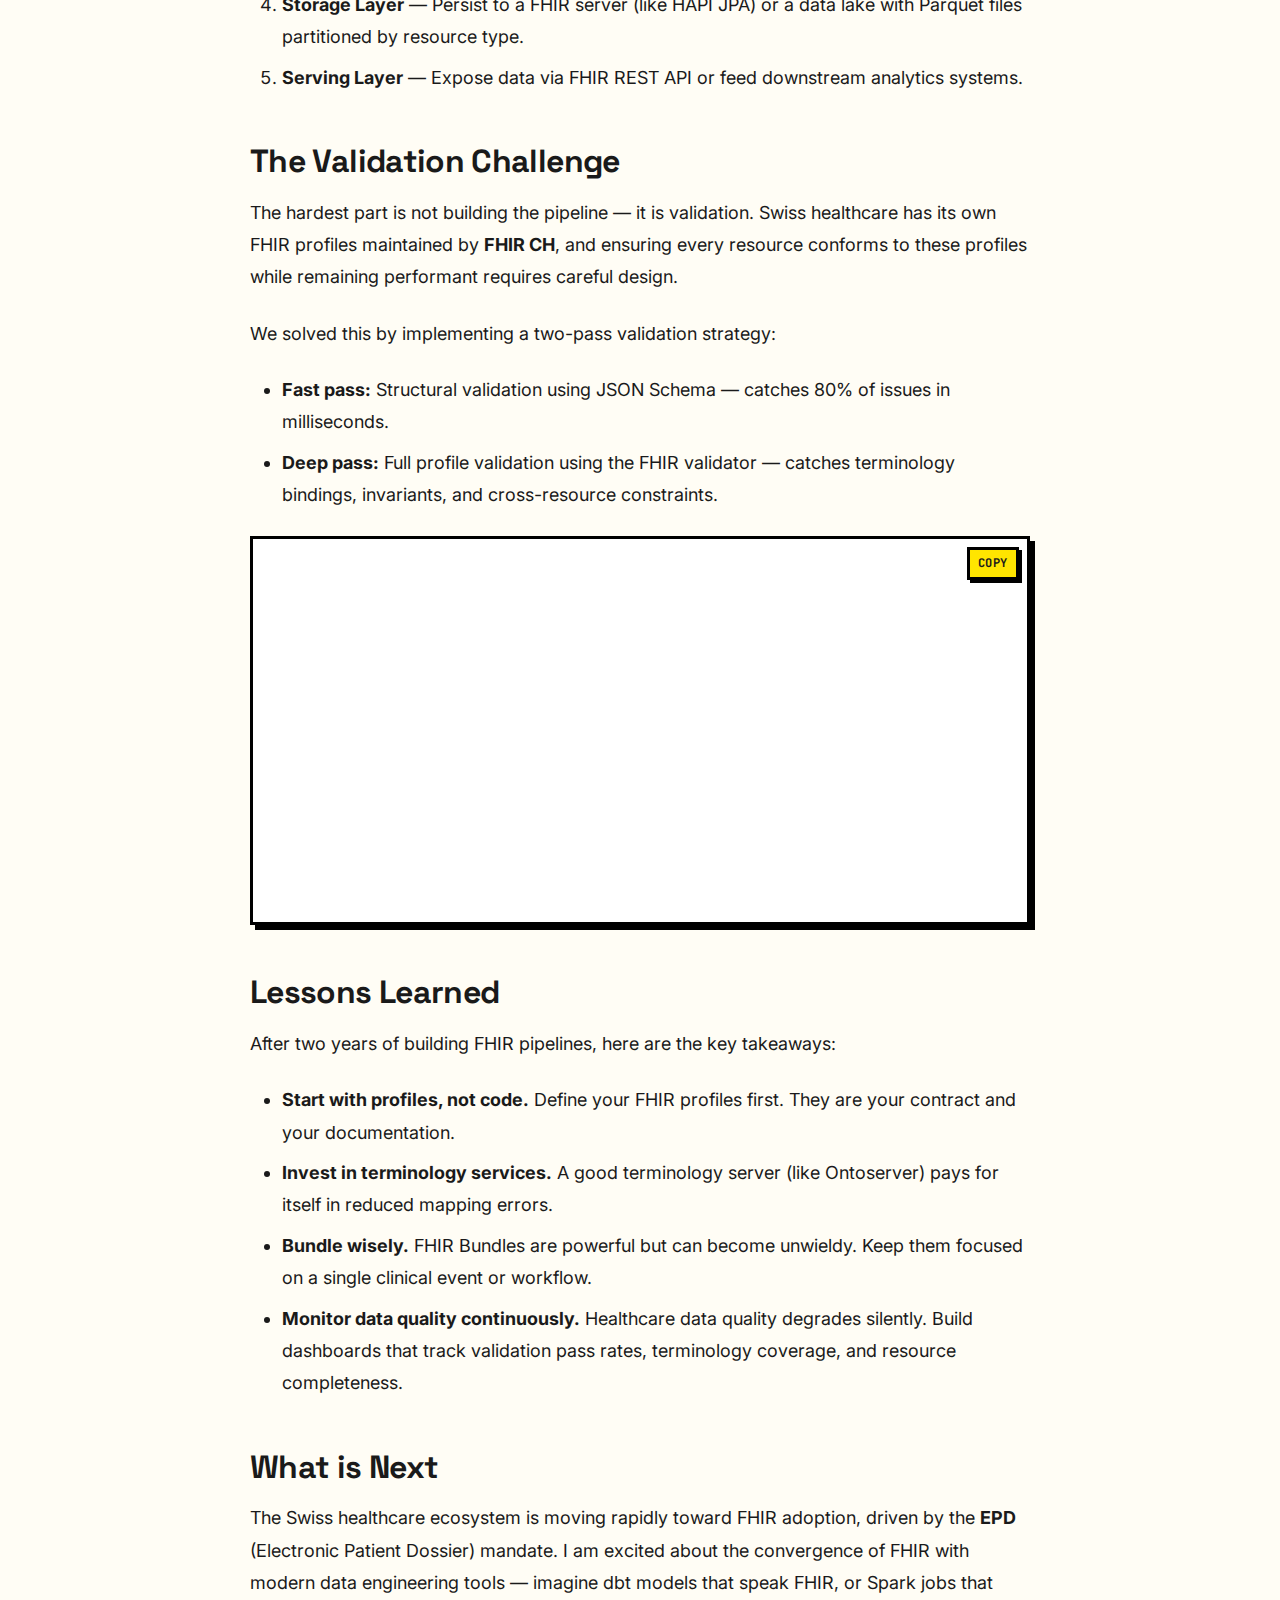
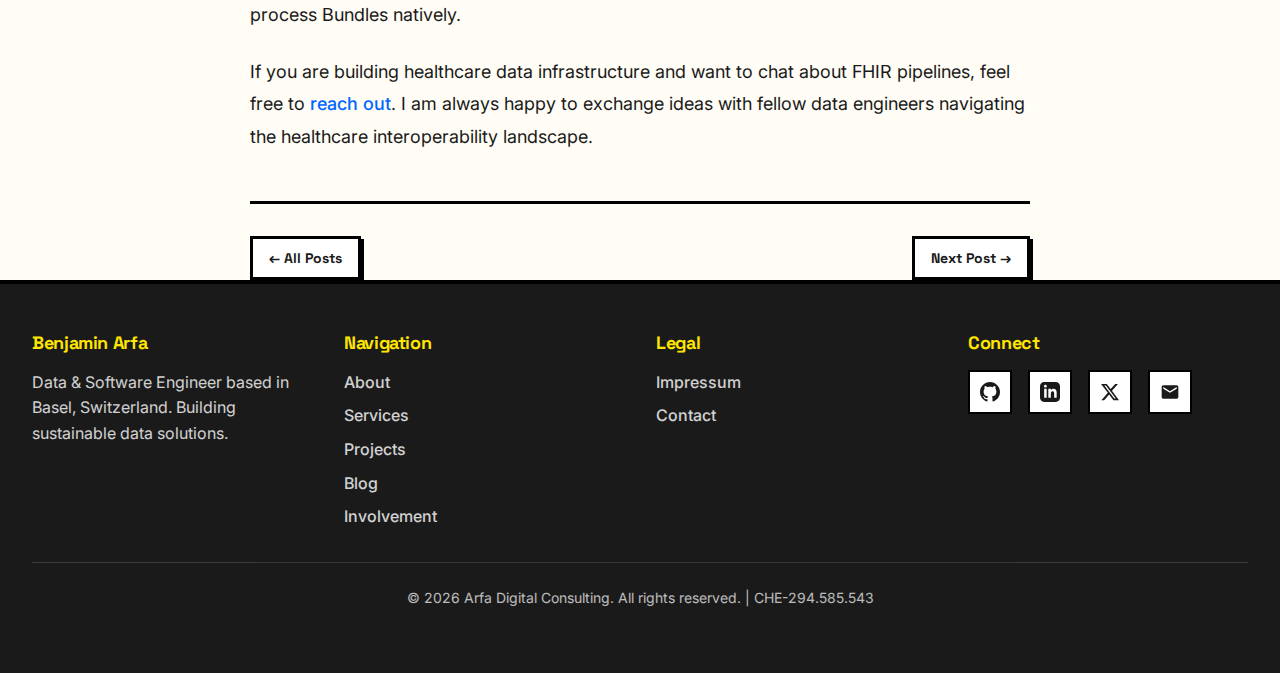
<file: blog/healthcare-data-pipelines.html>
<!DOCTYPE html>
<html lang="en">
<head>
  <meta charset="UTF-8">
  <meta name="viewport" content="width=device-width, initial-scale=1.0">
  <meta name="description" content="How HL7 FHIR transforms healthcare data pipelines, enabling true interoperability while respecting the complexity of clinical data models.">
  <meta name="author" content="Moadh Benjamin Arfa">

  <!-- Open Graph -->
  <meta property="og:title" content="Building Healthcare Data Pipelines with FHIR | Benjamin Arfa">
  <meta property="og:description" content="How HL7 FHIR transforms healthcare data pipelines, enabling true interoperability while respecting clinical data complexity.">
  <meta property="og:type" content="article">
  <meta property="og:url" content="https://benjamin-arfa.github.io/blog/healthcare-data-pipelines.html">
  <meta property="og:image" content="https://benjamin-arfa.github.io/og-image.svg">
  <meta property="og:site_name" content="Benjamin Arfa">
  <meta property="og:locale" content="en_US">
  <meta property="article:published_time" content="2026-03-15">
  <meta property="article:author" content="Moadh Benjamin Arfa">
  <!-- Twitter Card -->
  <meta name="twitter:card" content="summary_large_image">
  <meta name="twitter:title" content="Building Healthcare Data Pipelines with FHIR | Benjamin Arfa">
  <meta name="twitter:description" content="How HL7 FHIR transforms healthcare data pipelines, enabling true interoperability while respecting clinical data complexity.">
  <meta name="twitter:image" content="https://benjamin-arfa.github.io/og-image.svg">

  <title>Building Healthcare Data Pipelines with FHIR | Benjamin Arfa</title>
  <link rel="icon" type="image/svg+xml" href="/favicon.svg">

  <!-- Breadcrumb Structured Data -->
  <script type="application/ld+json">
  {
    "@context": "https://schema.org",
    "@type": "BreadcrumbList",
    "itemListElement": [
      { "@type": "ListItem", "position": 1, "name": "Home", "item": "https://benjamin-arfa.github.io" },
      { "@type": "ListItem", "position": 2, "name": "Blog", "item": "https://benjamin-arfa.github.io/blog.html" },
      { "@type": "ListItem", "position": 3, "name": "Building Healthcare Data Pipelines with FHIR" }
    ]
  }
  </script>

  <!-- Structured Data (JSON-LD) -->
  <script type="application/ld+json">
  {
    "@context": "https://schema.org",
    "@type": "BlogPosting",
    "headline": "Building Healthcare Data Pipelines with FHIR",
    "description": "How HL7 FHIR transforms healthcare data pipelines, enabling true interoperability while respecting the complexity of clinical data models.",
    "datePublished": "2026-03-15",
    "author": {
      "@type": "Person",
      "name": "Moadh Benjamin Arfa",
      "url": "https://benjamin-arfa.github.io"
    },
    "publisher": {
      "@type": "Person",
      "name": "Moadh Benjamin Arfa"
    },
    "url": "https://benjamin-arfa.github.io/blog/healthcare-data-pipelines.html",
    "wordCount": 980
  }
  </script>

  <!-- Performance: preconnect to Google Fonts -->
  <link rel="preconnect" href="https://fonts.googleapis.com">
  <link rel="preconnect" href="https://fonts.gstatic.com" crossorigin>
  <link rel="stylesheet" href="https://fonts.googleapis.com/css2?family=Space+Grotesk:wght@400;500;600;700&family=Inter:wght@400;500;600;700&family=JetBrains+Mono:wght@400;500&display=swap">
  <link rel="stylesheet" href="../css/style.css">
  <link rel="dns-prefetch" href="https://github.com">
  <script>var t=localStorage.getItem("theme");if(t)document.documentElement.setAttribute("data-theme",t);else if(window.matchMedia("(prefers-color-scheme:dark)").matches)document.documentElement.setAttribute("data-theme","dark");</script>
  <link rel="icon" href="data:image/svg+xml,<svg xmlns='http://www.w3.org/2000/svg' viewBox='0 0 100 100'><text y='.9em' font-size='90'>B</text></svg>">

  <style>
    .article {
      max-width: 780px;
      margin: 0 auto;
    }
    .article__header {
      margin-bottom: var(--space-2xl);
    }
    .article__meta {
      display: flex;
      flex-wrap: wrap;
      align-items: center;
      gap: var(--space-md);
      margin-bottom: var(--space-lg);
      font-family: var(--font-mono);
      font-size: var(--text-sm);
      color: var(--color-text-muted);
    }
    .article__reading-time {
      display: inline-flex;
      align-items: center;
      gap: var(--space-xs);
      padding: var(--space-xs) var(--space-sm);
      background: var(--color-primary);
      border: var(--border-thin);
      font-weight: 600;
      color: var(--color-text);
    }
    .article__tags {
      display: flex;
      gap: var(--space-xs);
    }
    .article__body h2 {
      margin-top: var(--space-2xl);
      margin-bottom: var(--space-md);
    }
    .article__body p {
      margin-bottom: var(--space-lg);
      font-size: var(--text-lg);
      line-height: 1.8;
    }
    .article__body ul, .article__body ol {
      margin-bottom: var(--space-lg);
      padding-left: var(--space-xl);
      font-size: var(--text-lg);
      line-height: 1.8;
    }
    .article__body li {
      margin-bottom: var(--space-sm);
    }
    .article__body code {
      font-family: var(--font-mono);
      font-size: 0.9em;
      padding: 2px 6px;
      background: var(--color-primary);
      border: 1px solid var(--color-border);
    }
    .article__body pre {
      margin-bottom: var(--space-lg);
      padding: var(--space-lg);
      background: var(--color-surface);
      border: var(--border-thick);
      box-shadow: var(--shadow-md);
      overflow-x: auto;
      font-size: var(--text-sm);
      line-height: 1.6;
    }
    .article__body pre code {
      padding: 0;
      background: none;
      border: none;
    }
    .article__body blockquote {
      margin: var(--space-xl) 0;
      padding: var(--space-lg);
      border-left: 6px solid var(--color-primary);
      background: var(--color-surface);
      border-top: var(--border-thin);
      border-right: var(--border-thin);
      border-bottom: var(--border-thin);
      box-shadow: var(--shadow-sm);
      font-style: italic;
      font-size: var(--text-lg);
    }
    .article__nav {
      display: flex;
      justify-content: space-between;
      margin-top: var(--space-2xl);
      padding-top: var(--space-xl);
      border-top: var(--border-thick);
    }
    .article__back {
      display: inline-flex;
      align-items: center;
      gap: var(--space-xs);
    }
  </style>
</head>
<body>
  <a href="#main-content" class="skip-to-content">Skip to main content</a>
  <div class="progress-bar" aria-hidden="true"></div>
  <!-- Navigation -->
  <nav class="nav" role="navigation" aria-label="Main navigation">
    <div class="nav__container">
      <a href="../index.html" class="nav__logo">B.ARFA</a>

      <ul class="nav__menu">
        <li><a href="../about.html" class="nav__link">About</a></li>
        <li><a href="../services.html" class="nav__link">Services</a></li>
        <li><a href="../projects.html" class="nav__link">Projects</a></li>
        <li><a href="../blog.html" class="nav__link nav__link--active">Blog</a></li>
        <li><a href="../involvement.html" class="nav__link">Involvement</a></li>
        <li><a href="../contact.html" class="nav__link btn btn--primary btn--sm">Contact</a></li>
      </ul>

      <button class="nav__toggle" aria-label="Toggle menu" aria-expanded="false">
        <span></span>
        <span></span>
        <span></span>
      </button>
    </div>

    <!-- Mobile Menu -->
    <div class="nav__mobile-menu">
      <a href="../about.html" class="nav__link">About</a>
      <a href="../services.html" class="nav__link">Services</a>
      <a href="../projects.html" class="nav__link">Projects</a>
      <a href="../blog.html" class="nav__link">Blog</a>
      <a href="../involvement.html" class="nav__link">Involvement</a>
      <a href="../contact.html" class="nav__link btn btn--primary">Contact</a>
    </div>
  </nav>

  <main id="main-content" class="page">
    <div class="container">
      <article class="article">
        <header class="article__header">
          <a href="../blog.html" class="article__back btn btn--outline btn--sm">&larr; Back to Blog</a>

          <h1 class="page__title" style="margin-top: var(--space-lg);">
            <span class="hero__title-highlight">Building Healthcare Data Pipelines with FHIR</span>
          </h1>

          <div class="article__meta">
            <time datetime="2026-03-15">March 15, 2026</time>
            <span class="article__reading-time" aria-label="Estimated reading time">
              <svg width="16" height="16" viewBox="0 0 24 24" fill="none" stroke="currentColor" stroke-width="2" stroke-linecap="round" stroke-linejoin="round"><circle cx="12" cy="12" r="10"/><polyline points="12 6 12 12 16 14"/></svg>
              5 min read
            </span>
          </div>

          <div class="article__tags">
            <span class="tag tag--primary">Tech</span>
            <span class="tag tag--accent">Healthcare</span>
          </div>
        </header>

        <div class="article__body">
          <p>
            Healthcare data is messy. Between HL7 v2 messages, CDA documents, proprietary EHR exports, and CSV flat files from legacy systems, building a reliable data pipeline in healthcare feels like assembling furniture from five different stores with no shared instruction manual.
          </p>

          <p>
            Enter <strong>FHIR</strong> (Fast Healthcare Interoperability Resources). Over the past two years, I have been building FHIR-native data pipelines for clinical and regulatory use cases in Switzerland, and it has fundamentally changed how I think about healthcare data engineering.
          </p>

          <h2>Why FHIR Changes the Game</h2>

          <p>
            Traditional healthcare data pipelines spend most of their complexity budget on <em>translation</em>: converting between formats, mapping terminologies, and reconciling schemas that were never designed to talk to each other. FHIR flips this by providing a universal resource model that both humans and machines can understand.
          </p>

          <blockquote>
            The best data pipeline is one where you spend more time on business logic than on format translation.
          </blockquote>

          <p>
            FHIR resources like <code>Patient</code>, <code>Observation</code>, <code>MedicationRequest</code>, and <code>Encounter</code> map directly to clinical concepts. This means your pipeline code reads like a description of the domain, not a maze of transformation rules.
          </p>

          <h2>Architecture: A FHIR-Native Pipeline</h2>

          <p>
            Here is the high-level architecture I have been using for FHIR-based pipelines:
          </p>

          <ol>
            <li><strong>Ingestion Layer</strong> &mdash; Accept data in any format (HL7 v2, CSV, CDA) and convert to FHIR resources using HAPI FHIR or custom mappers.</li>
            <li><strong>Validation Layer</strong> &mdash; Validate resources against FHIR profiles (StructureDefinitions) specific to the Swiss healthcare context.</li>
            <li><strong>Transformation Layer</strong> &mdash; Apply business rules, enrich with terminology services (SNOMED CT, LOINC), and link related resources into Bundles.</li>
            <li><strong>Storage Layer</strong> &mdash; Persist to a FHIR server (like HAPI JPA) or a data lake with Parquet files partitioned by resource type.</li>
            <li><strong>Serving Layer</strong> &mdash; Expose data via FHIR REST API or feed downstream analytics systems.</li>
          </ol>

          <h2>The Validation Challenge</h2>

          <p>
            The hardest part is not building the pipeline &mdash; it is validation. Swiss healthcare has its own FHIR profiles maintained by <strong>FHIR CH</strong>, and ensuring every resource conforms to these profiles while remaining performant requires careful design.
          </p>

          <p>
            We solved this by implementing a two-pass validation strategy:
          </p>

          <ul>
            <li><strong>Fast pass:</strong> Structural validation using JSON Schema &mdash; catches 80% of issues in milliseconds.</li>
            <li><strong>Deep pass:</strong> Full profile validation using the FHIR validator &mdash; catches terminology bindings, invariants, and cross-resource constraints.</li>
          </ul>

          <pre><code>// Simplified two-pass validation
async function validateResource(resource) {
  // Fast structural check
  const structuralErrors = jsonSchemaValidate(resource);
  if (structuralErrors.length > 0) {
    return { valid: false, errors: structuralErrors, pass: 'structural' };
  }

  // Deep profile validation (only if structural passes)
  const profileErrors = await fhirValidator.validate(
    resource,
    getSwissProfile(resource.resourceType)
  );
  return { valid: profileErrors.length === 0, errors: profileErrors, pass: 'profile' };
}</code></pre>

          <h2>Lessons Learned</h2>

          <p>
            After two years of building FHIR pipelines, here are the key takeaways:
          </p>

          <ul>
            <li><strong>Start with profiles, not code.</strong> Define your FHIR profiles first. They are your contract and your documentation.</li>
            <li><strong>Invest in terminology services.</strong> A good terminology server (like Ontoserver) pays for itself in reduced mapping errors.</li>
            <li><strong>Bundle wisely.</strong> FHIR Bundles are powerful but can become unwieldy. Keep them focused on a single clinical event or workflow.</li>
            <li><strong>Monitor data quality continuously.</strong> Healthcare data quality degrades silently. Build dashboards that track validation pass rates, terminology coverage, and resource completeness.</li>
          </ul>

          <h2>What is Next</h2>

          <p>
            The Swiss healthcare ecosystem is moving rapidly toward FHIR adoption, driven by the <strong>EPD</strong> (Electronic Patient Dossier) mandate. I am excited about the convergence of FHIR with modern data engineering tools &mdash; imagine dbt models that speak FHIR, or Spark jobs that process Bundles natively.
          </p>

          <p>
            If you are building healthcare data infrastructure and want to chat about FHIR pipelines, feel free to <a href="../contact.html">reach out</a>. I am always happy to exchange ideas with fellow data engineers navigating the healthcare interoperability landscape.
          </p>
        </div>

        <nav class="article__nav" aria-label="Article navigation">
          <a href="../blog.html" class="btn btn--outline btn--sm">&larr; All Posts</a>
          <a href="open-standards-regtech.html" class="btn btn--outline btn--sm">Next Post &rarr;</a>
        </nav>
      </article>
    </div>
  </main>

  <!-- Footer -->
  <footer class="footer" role="contentinfo">
    <div class="container">
      <div class="footer__content">
        <div class="footer__section">
          <h4>Benjamin Arfa</h4>
          <p style="opacity: 0.8;">Data & Software Engineer based in Basel, Switzerland. Building sustainable data solutions.</p>
        </div>
        <div class="footer__section">
          <h4>Navigation</h4>
          <ul class="footer__links">
            <li><a href="../about.html">About</a></li>
            <li><a href="../services.html">Services</a></li>
            <li><a href="../projects.html">Projects</a></li>
            <li><a href="../blog.html">Blog</a></li>
            <li><a href="../involvement.html">Involvement</a></li>
          </ul>
        </div>
        <div class="footer__section">
          <h4>Legal</h4>
          <ul class="footer__links">
            <li><a href="../impressum.html">Impressum</a></li>
            <li><a href="../contact.html">Contact</a></li>
          </ul>
        </div>
        <div class="footer__section">
          <h4>Connect</h4>
          <div class="footer__social">
            <a href="https://github.com/benjamin-arfa" target="_blank" rel="noopener" aria-label="GitHub">
              <svg width="20" height="20" viewBox="0 0 24 24" fill="currentColor"><path d="M12 0c-6.626 0-12 5.373-12 12 0 5.302 3.438 9.8 8.207 11.387.599.111.793-.261.793-.577v-2.234c-3.338.726-4.033-1.416-4.033-1.416-.546-1.387-1.333-1.756-1.333-1.756-1.089-.745.083-.729.083-.729 1.205.084 1.839 1.237 1.839 1.237 1.07 1.834 2.807 1.304 3.492.997.107-.775.418-1.305.762-1.604-2.665-.305-5.467-1.334-5.467-5.931 0-1.311.469-2.381 1.236-3.221-.124-.303-.535-1.524.117-3.176 0 0 1.008-.322 3.301 1.23.957-.266 1.983-.399 3.003-.404 1.02.005 2.047.138 3.006.404 2.291-1.552 3.297-1.23 3.297-1.23.653 1.653.242 2.874.118 3.176.77.84 1.235 1.911 1.235 3.221 0 4.609-2.807 5.624-5.479 5.921.43.372.823 1.102.823 2.222v3.293c0 .319.192.694.801.576 4.765-1.589 8.199-6.086 8.199-11.386 0-6.627-5.373-12-12-12z"/></svg>
            </a>
            <a href="https://linkedin.com/in/moadhbenjaminarfa" target="_blank" rel="noopener" aria-label="LinkedIn">
              <svg width="20" height="20" viewBox="0 0 24 24" fill="currentColor"><path d="M19 0h-14c-2.761 0-5 2.239-5 5v14c0 2.761 2.239 5 5 5h14c2.762 0 5-2.239 5-5v-14c0-2.761-2.238-5-5-5zm-11 19h-3v-11h3v11zm-1.5-12.268c-.966 0-1.75-.79-1.75-1.764s.784-1.764 1.75-1.764 1.75.79 1.75 1.764-.783 1.764-1.75 1.764zm13.5 12.268h-3v-5.604c0-3.368-4-3.113-4 0v5.604h-3v-11h3v1.765c1.396-2.586 7-2.777 7 2.476v6.759z"/></svg>
            </a>
            <a href="https://x.com/benjaminarfa" target="_blank" rel="noopener" aria-label="X (Twitter)">
              <svg width="20" height="20" viewBox="0 0 24 24" fill="currentColor"><path d="M18.244 2.25h3.308l-7.227 8.26 8.502 11.24H16.17l-5.214-6.817L4.99 21.75H1.68l7.73-8.835L1.254 2.25H8.08l4.713 6.231zm-1.161 17.52h1.833L7.084 4.126H5.117z"/></svg>
            </a>
            <a href="mailto:benjamin.arfa.pro@gmail.com" aria-label="Email">
              <svg width="20" height="20" viewBox="0 0 24 24" fill="currentColor"><path d="M20 4H4c-1.1 0-2 .9-2 2v12c0 1.1.9 2 2 2h16c1.1 0 2-.9 2-2V6c0-1.1-.9-2-2-2zm0 4l-8 5-8-5V6l8 5 8-5v2z"/></svg>
            </a>
          </div>
        </div>
      </div>
      <div class="footer__bottom">
        <p>&copy; 2025 Arfa Digital Consulting. All rights reserved. | CHE-294.585.543</p>
      </div>
    </div>
  </footer>

  <!-- Theme Toggle -->
  <button class="theme-toggle" aria-label="Toggle dark mode"></button>

  <!-- Back to Top -->
  <button class="back-to-top" aria-label="Back to top">&#8593;</button>

  <!-- Toast Notification -->
  <div class="toast" id="toast" aria-live="polite"></div>

  <!-- Cookie Consent Banner -->
  <div class="cookie-banner" id="cookie-banner" role="dialog" aria-label="Cookie consent" aria-describedby="cookie-text">
    <p class="cookie-banner__title">&#127850; Cookies &amp; Privacy</p>
    <p class="cookie-banner__text" id="cookie-text">
      This site uses essential cookies for functionality (theme preferences, etc.). No tracking or advertising cookies are used.
      <a href="../impressum.html">Learn more</a>
    </p>
    <div class="cookie-banner__actions">
      <button class="btn btn--primary btn--sm" id="cookie-accept">Accept</button>
      <button class="btn btn--outline btn--sm" id="cookie-decline">Decline</button>
    </div>
  </div>

  <script src="../js/main.js" defer></script>
</body>
</html>
</file>
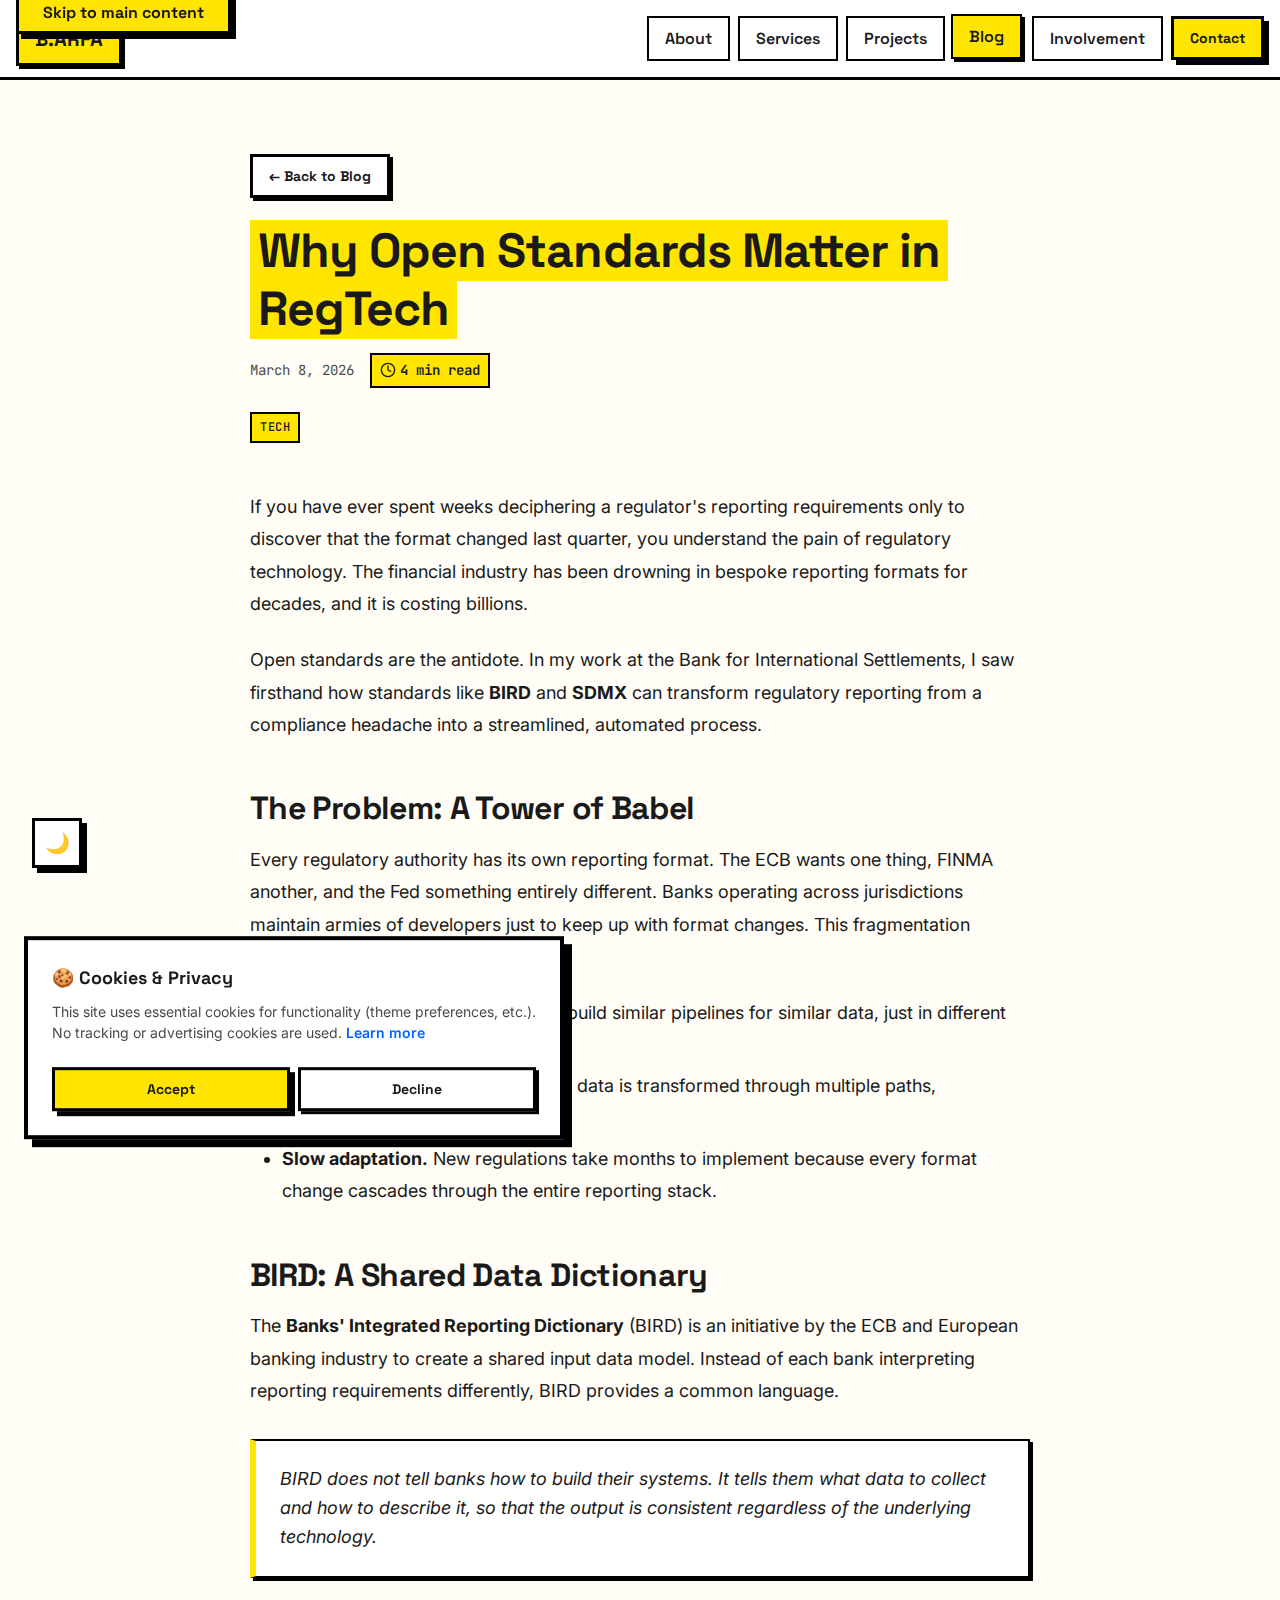
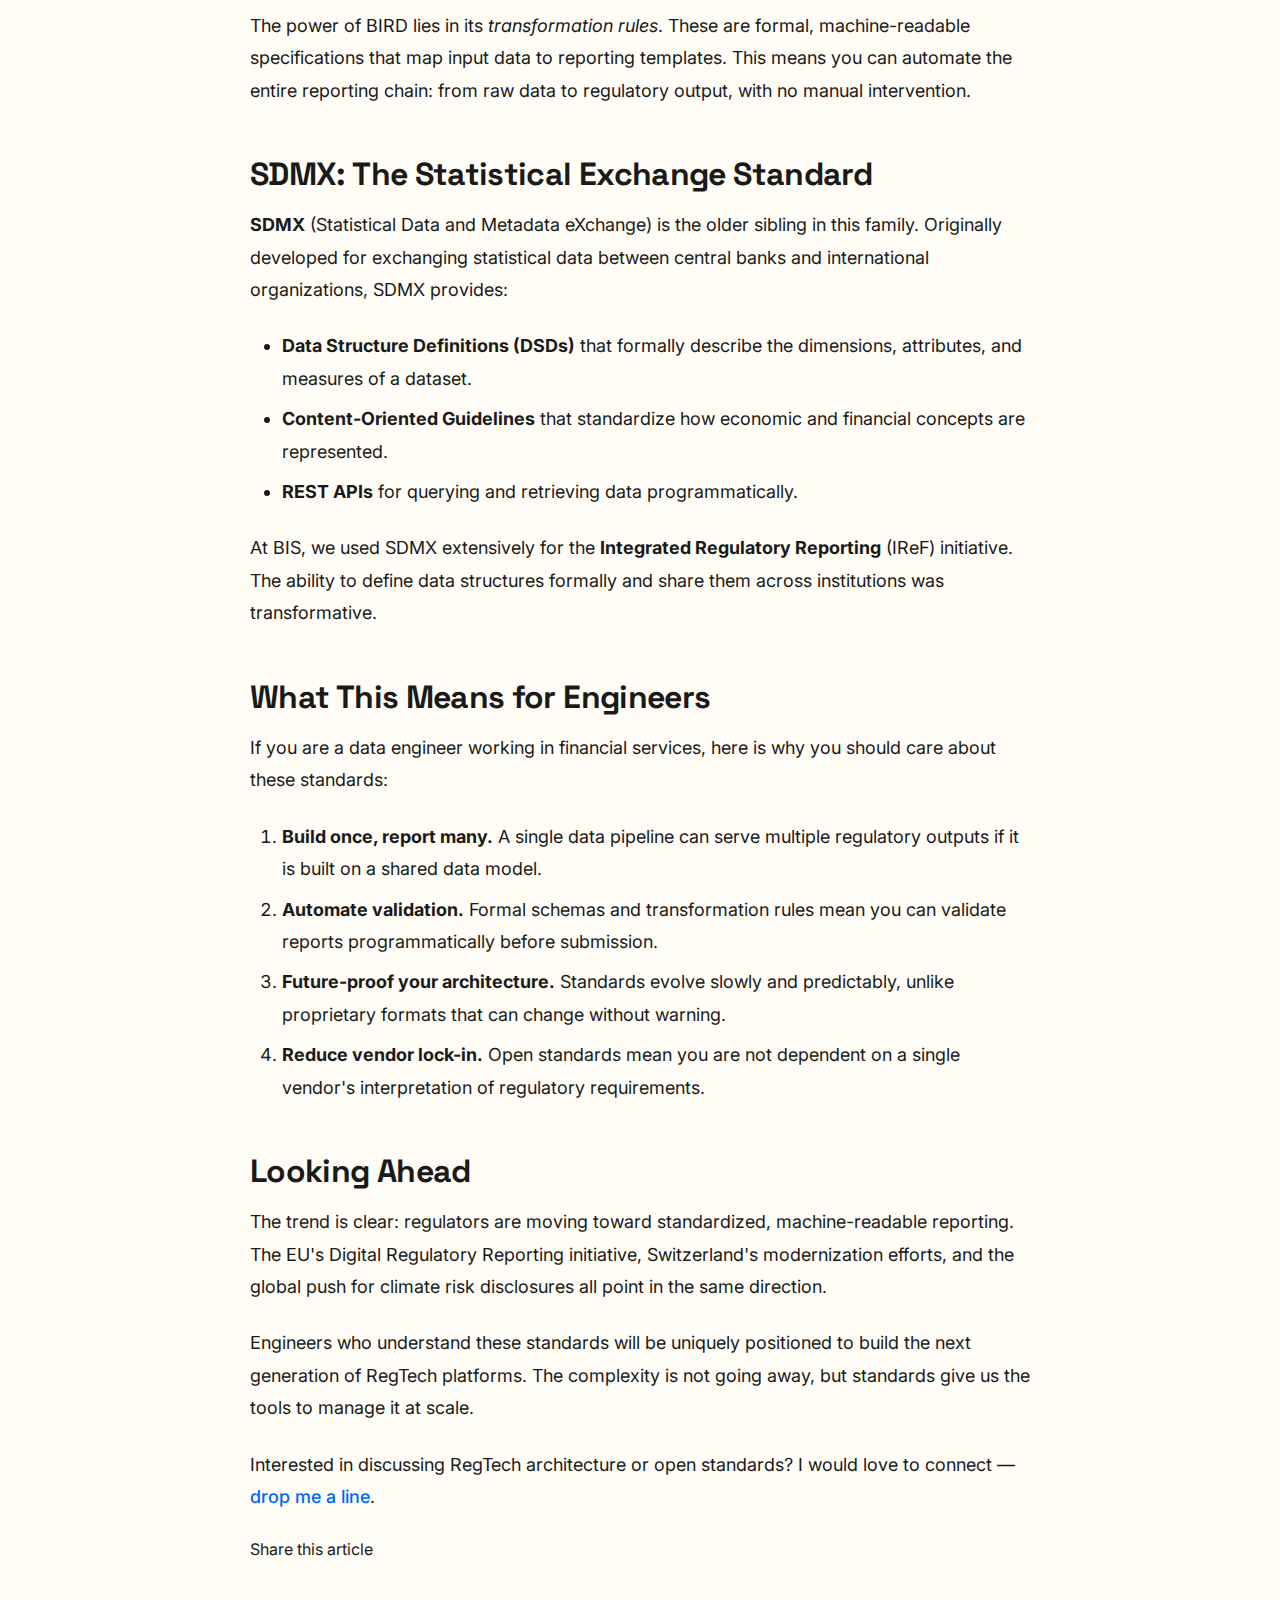
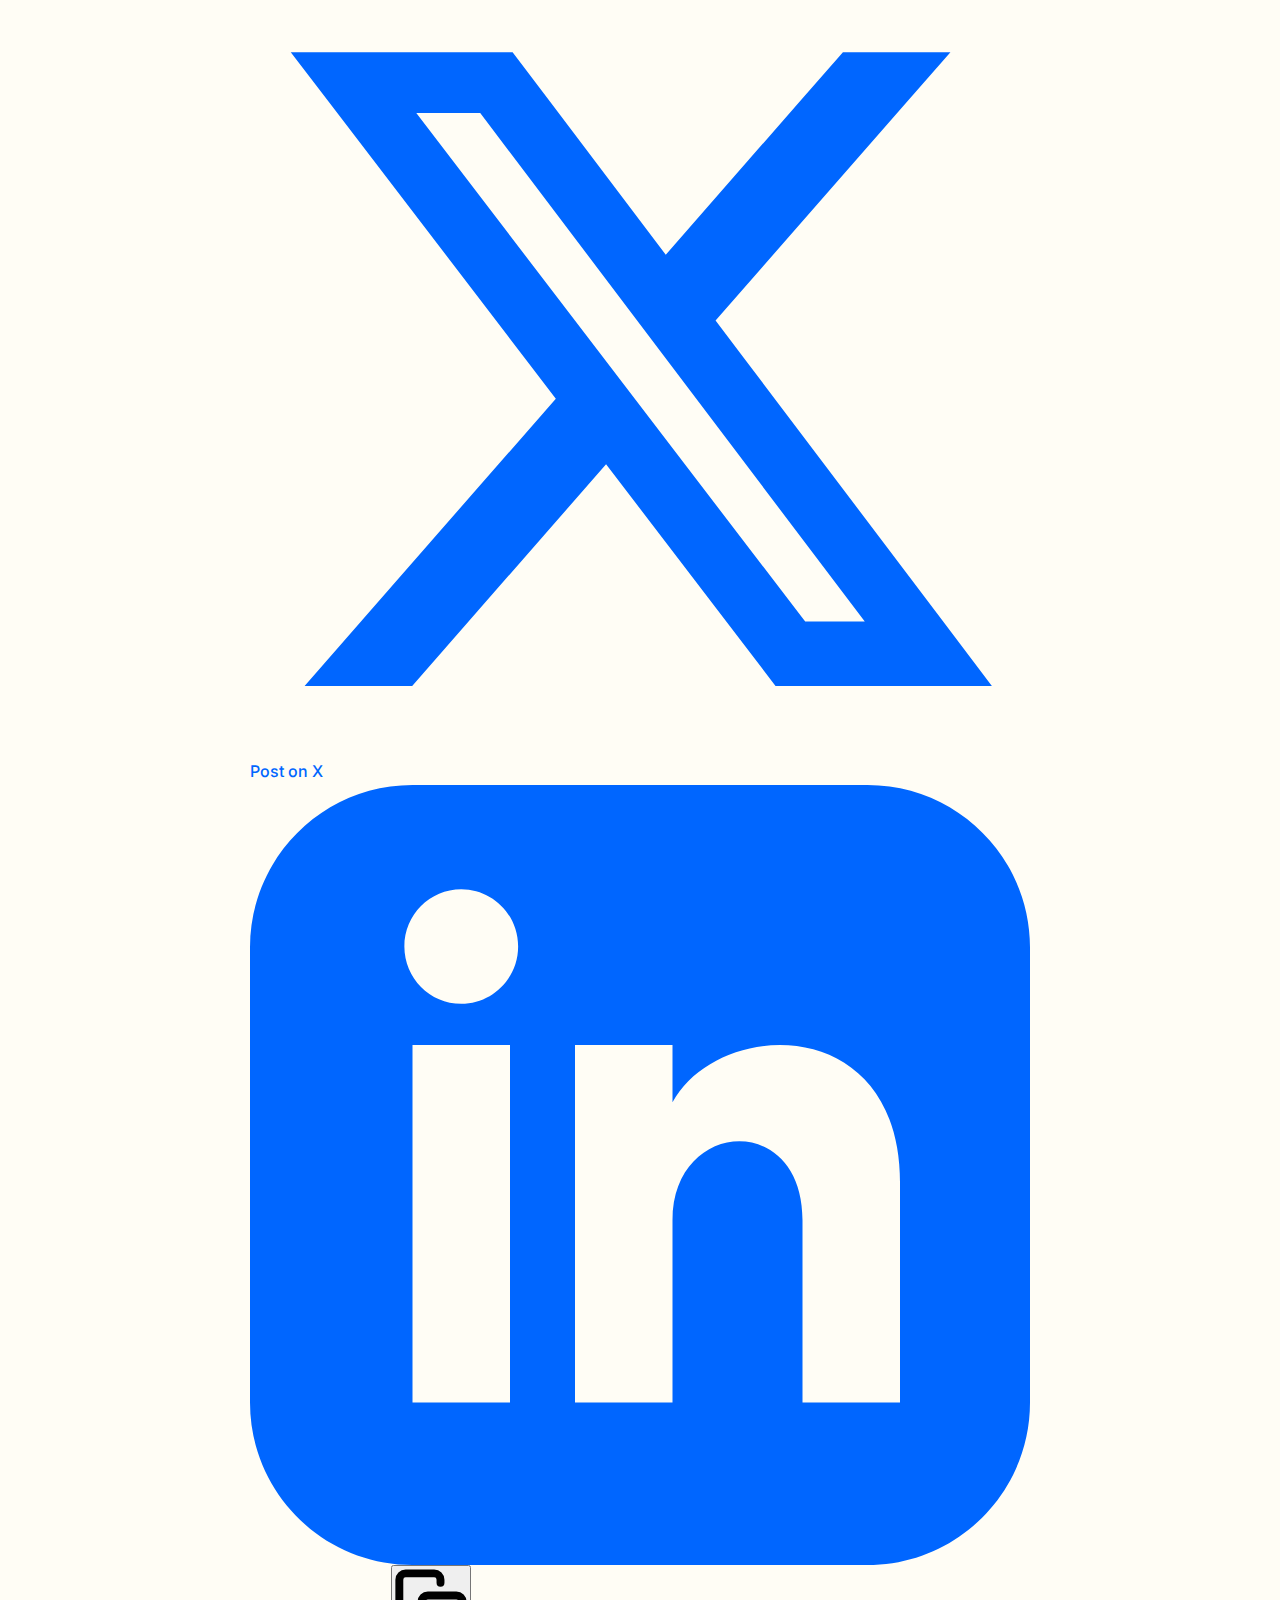
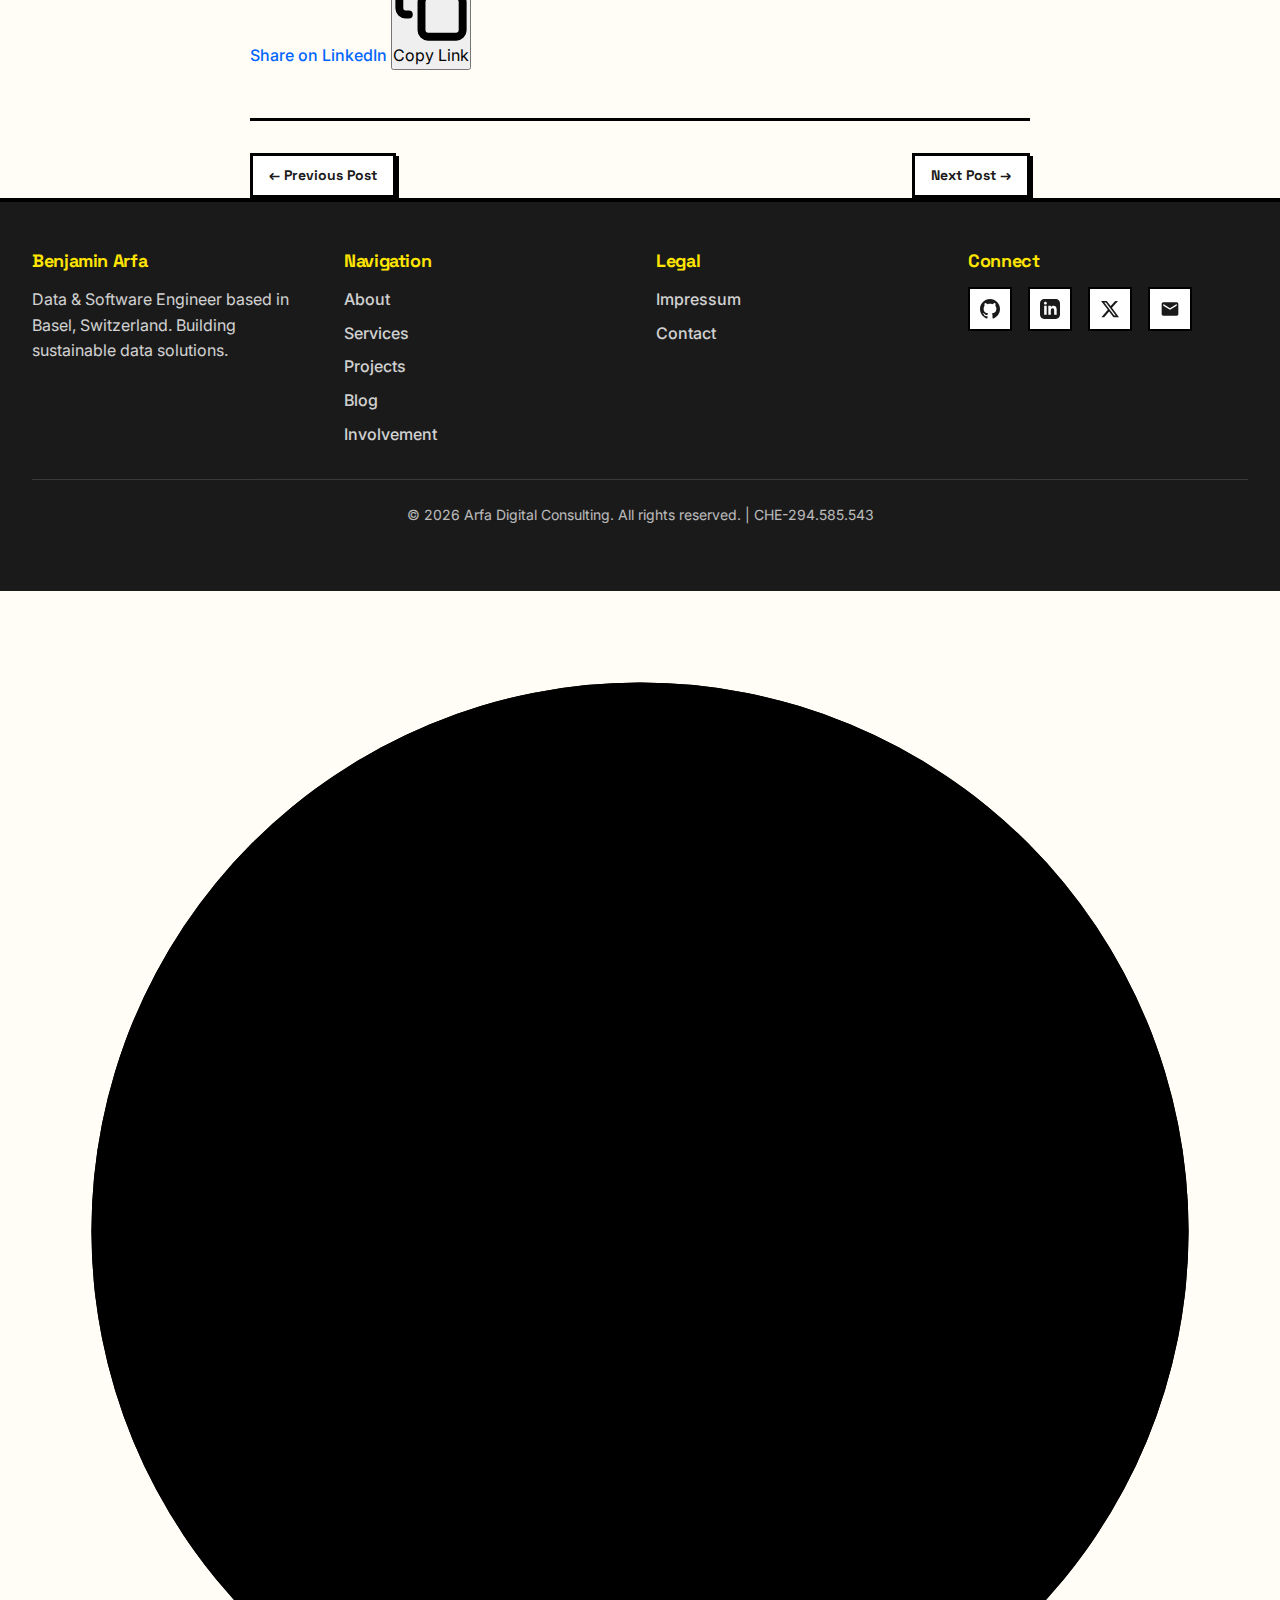
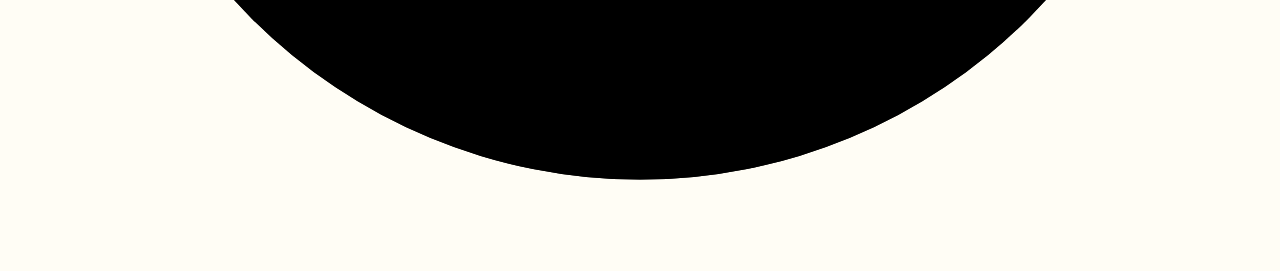
<file: blog/open-standards-regtech.html>
<!DOCTYPE html>
<html lang="en">
<head>
  <meta charset="UTF-8">
  <meta name="viewport" content="width=device-width, initial-scale=1.0">
  <meta name="description" content="Why open standards like BIRD and SDMX are reshaping regulatory reporting and reducing the compliance burden for financial institutions.">
  <meta name="author" content="Moadh Benjamin Arfa">

  <!-- Open Graph -->
  <meta property="og:title" content="Why Open Standards Matter in RegTech | Benjamin Arfa">
  <meta property="og:description" content="Open standards like BIRD and SDMX are reshaping regulatory reporting and reducing compliance burden for financial institutions.">
  <meta property="og:type" content="article">
  <meta property="og:url" content="https://benjamin-arfa.github.io/blog/open-standards-regtech.html">
  <meta property="og:image" content="https://benjamin-arfa.github.io/og-image.svg">
  <meta property="og:site_name" content="Benjamin Arfa">
  <meta property="og:locale" content="en_US">
  <meta property="article:published_time" content="2026-03-08">
  <meta property="article:author" content="Moadh Benjamin Arfa">
  <!-- Twitter Card -->
  <meta name="twitter:card" content="summary_large_image">
  <meta name="twitter:title" content="Why Open Standards Matter in RegTech | Benjamin Arfa">
  <meta name="twitter:description" content="Open standards like BIRD and SDMX are reshaping regulatory reporting and reducing compliance burden for financial institutions.">
  <meta name="twitter:image" content="https://benjamin-arfa.github.io/og-image.svg">

  <title>Why Open Standards Matter in RegTech | Benjamin Arfa</title>
  <link rel="canonical" href="https://benjamin-arfa.github.io/blog/open-standards-regtech.html">
  <link rel="icon" type="image/svg+xml" href="/favicon.svg">
  <link rel="alternate" type="application/rss+xml" title="Benjamin Arfa's Blog" href="/feed.xml">

  <!-- Breadcrumb Structured Data -->
  <script type="application/ld+json">
  {
    "@context": "https://schema.org",
    "@type": "BreadcrumbList",
    "itemListElement": [
      { "@type": "ListItem", "position": 1, "name": "Home", "item": "https://benjamin-arfa.github.io" },
      { "@type": "ListItem", "position": 2, "name": "Blog", "item": "https://benjamin-arfa.github.io/blog.html" },
      { "@type": "ListItem", "position": 3, "name": "Why Open Standards Matter in RegTech" }
    ]
  }
  </script>

  <!-- Structured Data (JSON-LD) -->
  <script type="application/ld+json">
  {
    "@context": "https://schema.org",
    "@type": "BlogPosting",
    "headline": "Why Open Standards Matter in RegTech",
    "description": "Open standards like BIRD and SDMX are reshaping regulatory reporting and reducing the compliance burden for financial institutions.",
    "datePublished": "2026-03-08",
    "author": {
      "@type": "Person",
      "name": "Moadh Benjamin Arfa",
      "url": "https://benjamin-arfa.github.io"
    },
    "publisher": {
      "@type": "Person",
      "name": "Moadh Benjamin Arfa"
    },
    "url": "https://benjamin-arfa.github.io/blog/open-standards-regtech.html",
    "wordCount": 820
  }
  </script>

  <!-- Performance: preconnect to Google Fonts -->
  <link rel="preconnect" href="https://fonts.googleapis.com">
  <link rel="preconnect" href="https://fonts.gstatic.com" crossorigin>
  <link rel="stylesheet" href="https://fonts.googleapis.com/css2?family=Space+Grotesk:wght@400;500;600;700&family=Inter:wght@400;500;600;700&family=JetBrains+Mono:wght@400;500&display=swap">
  <link rel="stylesheet" href="../css/style.css">
  <link rel="dns-prefetch" href="https://github.com">
  <script>var t=localStorage.getItem("theme");if(t)document.documentElement.setAttribute("data-theme",t);else if(window.matchMedia("(prefers-color-scheme:dark)").matches)document.documentElement.setAttribute("data-theme","dark");</script>
  <link rel="icon" href="data:image/svg+xml,<svg xmlns='http://www.w3.org/2000/svg' viewBox='0 0 100 100'><text y='.9em' font-size='90'>B</text></svg>">

  <style>
    .article {
      max-width: 780px;
      margin: 0 auto;
    }
    .article__header {
      margin-bottom: var(--space-2xl);
    }
    .article__meta {
      display: flex;
      flex-wrap: wrap;
      align-items: center;
      gap: var(--space-md);
      margin-bottom: var(--space-lg);
      font-family: var(--font-mono);
      font-size: var(--text-sm);
      color: var(--color-text-muted);
    }
    .article__reading-time {
      display: inline-flex;
      align-items: center;
      gap: var(--space-xs);
      padding: var(--space-xs) var(--space-sm);
      background: var(--color-primary);
      border: var(--border-thin);
      font-weight: 600;
      color: var(--color-text);
    }
    .article__tags {
      display: flex;
      gap: var(--space-xs);
    }
    .article__body h2 {
      margin-top: var(--space-2xl);
      margin-bottom: var(--space-md);
    }
    .article__body p {
      margin-bottom: var(--space-lg);
      font-size: var(--text-lg);
      line-height: 1.8;
    }
    .article__body ul, .article__body ol {
      margin-bottom: var(--space-lg);
      padding-left: var(--space-xl);
      font-size: var(--text-lg);
      line-height: 1.8;
    }
    .article__body li {
      margin-bottom: var(--space-sm);
    }
    .article__body code {
      font-family: var(--font-mono);
      font-size: 0.9em;
      padding: 2px 6px;
      background: var(--color-primary);
      border: 1px solid var(--color-border);
    }
    .article__body blockquote {
      margin: var(--space-xl) 0;
      padding: var(--space-lg);
      border-left: 6px solid var(--color-primary);
      background: var(--color-surface);
      border-top: var(--border-thin);
      border-right: var(--border-thin);
      border-bottom: var(--border-thin);
      box-shadow: var(--shadow-sm);
      font-style: italic;
      font-size: var(--text-lg);
    }
    .article__nav {
      display: flex;
      justify-content: space-between;
      margin-top: var(--space-2xl);
      padding-top: var(--space-xl);
      border-top: var(--border-thick);
    }
    .article__back {
      display: inline-flex;
      align-items: center;
      gap: var(--space-xs);
    }
  </style>
</head>
<body>
  <a href="#main-content" class="skip-to-content">Skip to main content</a>
  <div class="progress-bar" aria-hidden="true"></div>
  <!-- Navigation -->
  <nav class="nav" role="navigation" aria-label="Main navigation">
    <div class="nav__container">
      <a href="../index.html" class="nav__logo">B.ARFA</a>

      <ul class="nav__menu">
        <li><a href="../about.html" class="nav__link">About</a></li>
        <li><a href="../services.html" class="nav__link">Services</a></li>
        <li><a href="../projects.html" class="nav__link">Projects</a></li>
        <li><a href="../blog.html" class="nav__link nav__link--active">Blog</a></li>
        <li><a href="../involvement.html" class="nav__link">Involvement</a></li>
        <li><a href="../contact.html" class="nav__link btn btn--primary btn--sm">Contact</a></li>
      </ul>

      <button class="nav__toggle" aria-label="Toggle menu" aria-expanded="false">
        <span></span>
        <span></span>
        <span></span>
      </button>
    </div>

    <!-- Mobile Menu -->
    <div class="nav__mobile-menu">
      <a href="../about.html" class="nav__link">About</a>
      <a href="../services.html" class="nav__link">Services</a>
      <a href="../projects.html" class="nav__link">Projects</a>
      <a href="../blog.html" class="nav__link">Blog</a>
      <a href="../involvement.html" class="nav__link">Involvement</a>
      <a href="../contact.html" class="nav__link btn btn--primary">Contact</a>
    </div>
  </nav>

  <main id="main-content" class="page">
    <div class="container">
      <article class="article">
        <header class="article__header">
          <a href="../blog.html" class="article__back btn btn--outline btn--sm">&larr; Back to Blog</a>

          <h1 class="page__title" style="margin-top: var(--space-lg);">
            <span class="hero__title-highlight">Why Open Standards Matter in RegTech</span>
          </h1>

          <div class="article__meta">
            <time datetime="2026-03-08">March 8, 2026</time>
            <span class="article__reading-time" aria-label="Estimated reading time">
              <svg width="16" height="16" viewBox="0 0 24 24" fill="none" stroke="currentColor" stroke-width="2" stroke-linecap="round" stroke-linejoin="round"><circle cx="12" cy="12" r="10"/><polyline points="12 6 12 12 16 14"/></svg>
              4 min read
            </span>
          </div>

          <div class="article__tags">
            <span class="tag tag--primary">Tech</span>
          </div>
        </header>

        <div class="article__body">
          <p>
            If you have ever spent weeks deciphering a regulator's reporting requirements only to discover that the format changed last quarter, you understand the pain of regulatory technology. The financial industry has been drowning in bespoke reporting formats for decades, and it is costing billions.
          </p>

          <p>
            Open standards are the antidote. In my work at the Bank for International Settlements, I saw firsthand how standards like <strong>BIRD</strong> and <strong>SDMX</strong> can transform regulatory reporting from a compliance headache into a streamlined, automated process.
          </p>

          <h2>The Problem: A Tower of Babel</h2>

          <p>
            Every regulatory authority has its own reporting format. The ECB wants one thing, FINMA another, and the Fed something entirely different. Banks operating across jurisdictions maintain armies of developers just to keep up with format changes. This fragmentation creates three core problems:
          </p>

          <ul>
            <li><strong>Redundant effort.</strong> Multiple teams build similar pipelines for similar data, just in different formats.</li>
            <li><strong>Data quality gaps.</strong> When the same data is transformed through multiple paths, inconsistencies creep in.</li>
            <li><strong>Slow adaptation.</strong> New regulations take months to implement because every format change cascades through the entire reporting stack.</li>
          </ul>

          <h2>BIRD: A Shared Data Dictionary</h2>

          <p>
            The <strong>Banks' Integrated Reporting Dictionary</strong> (BIRD) is an initiative by the ECB and European banking industry to create a shared input data model. Instead of each bank interpreting reporting requirements differently, BIRD provides a common language.
          </p>

          <blockquote>
            BIRD does not tell banks how to build their systems. It tells them what data to collect and how to describe it, so that the output is consistent regardless of the underlying technology.
          </blockquote>

          <p>
            The power of BIRD lies in its <em>transformation rules</em>. These are formal, machine-readable specifications that map input data to reporting templates. This means you can automate the entire reporting chain: from raw data to regulatory output, with no manual intervention.
          </p>

          <h2>SDMX: The Statistical Exchange Standard</h2>

          <p>
            <strong>SDMX</strong> (Statistical Data and Metadata eXchange) is the older sibling in this family. Originally developed for exchanging statistical data between central banks and international organizations, SDMX provides:
          </p>

          <ul>
            <li><strong>Data Structure Definitions (DSDs)</strong> that formally describe the dimensions, attributes, and measures of a dataset.</li>
            <li><strong>Content-Oriented Guidelines</strong> that standardize how economic and financial concepts are represented.</li>
            <li><strong>REST APIs</strong> for querying and retrieving data programmatically.</li>
          </ul>

          <p>
            At BIS, we used SDMX extensively for the <strong>Integrated Regulatory Reporting</strong> (IReF) initiative. The ability to define data structures formally and share them across institutions was transformative.
          </p>

          <h2>What This Means for Engineers</h2>

          <p>
            If you are a data engineer working in financial services, here is why you should care about these standards:
          </p>

          <ol>
            <li><strong>Build once, report many.</strong> A single data pipeline can serve multiple regulatory outputs if it is built on a shared data model.</li>
            <li><strong>Automate validation.</strong> Formal schemas and transformation rules mean you can validate reports programmatically before submission.</li>
            <li><strong>Future-proof your architecture.</strong> Standards evolve slowly and predictably, unlike proprietary formats that can change without warning.</li>
            <li><strong>Reduce vendor lock-in.</strong> Open standards mean you are not dependent on a single vendor's interpretation of regulatory requirements.</li>
          </ol>

          <h2>Looking Ahead</h2>

          <p>
            The trend is clear: regulators are moving toward standardized, machine-readable reporting. The EU's Digital Regulatory Reporting initiative, Switzerland's modernization efforts, and the global push for climate risk disclosures all point in the same direction.
          </p>

          <p>
            Engineers who understand these standards will be uniquely positioned to build the next generation of RegTech platforms. The complexity is not going away, but standards give us the tools to manage it at scale.
          </p>

          <p>
            Interested in discussing RegTech architecture or open standards? I would love to connect &mdash; <a href="../contact.html">drop me a line</a>.
          </p>
        </div>

        <div class="article__share">
          <p class="article__share-label">Share this article</p>
          <div class="article__share-buttons">
            <a class="share-btn share-btn--x" href="#" data-share="x" target="_blank" rel="noopener" aria-label="Share on X (Twitter)">
              <svg viewBox="0 0 24 24" fill="currentColor"><path d="M18.244 2.25h3.308l-7.227 8.26 8.502 11.24H16.17l-5.214-6.817L4.99 21.75H1.68l7.73-8.835L1.254 2.25H8.08l4.713 6.231zm-1.161 17.52h1.833L7.084 4.126H5.117z"/></svg>
              Post on X
            </a>
            <a class="share-btn share-btn--linkedin" href="#" data-share="linkedin" target="_blank" rel="noopener" aria-label="Share on LinkedIn">
              <svg viewBox="0 0 24 24" fill="currentColor"><path d="M19 0h-14c-2.761 0-5 2.239-5 5v14c0 2.761 2.239 5 5 5h14c2.762 0 5-2.239 5-5v-14c0-2.761-2.238-5-5-5zm-11 19h-3v-11h3v11zm-1.5-12.268c-.966 0-1.75-.79-1.75-1.764s.784-1.764 1.75-1.764 1.75.79 1.75 1.764-.783 1.764-1.75 1.764zm13.5 12.268h-3v-5.604c0-3.368-4-3.113-4 0v5.604h-3v-11h3v1.765c1.396-2.586 7-2.777 7 2.476v6.759z"/></svg>
              Share on LinkedIn
            </a>
            <button class="share-btn share-btn--copy" data-share="copy" aria-label="Copy link to clipboard">
              <svg viewBox="0 0 24 24" fill="none" stroke="currentColor" stroke-width="2.5" stroke-linecap="round" stroke-linejoin="round"><rect x="9" y="9" width="13" height="13" rx="2" ry="2"/><path d="M5 15H4a2 2 0 0 1-2-2V4a2 2 0 0 1 2-2h9a2 2 0 0 1 2 2v1"/></svg>
              Copy Link
            </button>
          </div>
        </div>

        <nav class="article__nav" aria-label="Article navigation">
          <a href="healthcare-data-pipelines.html" class="btn btn--outline btn--sm">&larr; Previous Post</a>
          <a href="data-engineering-to-consulting.html" class="btn btn--outline btn--sm">Next Post &rarr;</a>
        </nav>
      </article>
    </div>
  </main>

  <!-- Footer -->
  <footer class="footer" role="contentinfo">
    <div class="container">
      <div class="footer__content">
        <div class="footer__section">
          <h4>Benjamin Arfa</h4>
          <p style="opacity: 0.8;">Data & Software Engineer based in Basel, Switzerland. Building sustainable data solutions.</p>
        </div>
        <div class="footer__section">
          <h4>Navigation</h4>
          <ul class="footer__links">
            <li><a href="../about.html">About</a></li>
            <li><a href="../services.html">Services</a></li>
            <li><a href="../projects.html">Projects</a></li>
            <li><a href="../blog.html">Blog</a></li>
            <li><a href="../involvement.html">Involvement</a></li>
          </ul>
        </div>
        <div class="footer__section">
          <h4>Legal</h4>
          <ul class="footer__links">
            <li><a href="../impressum.html">Impressum</a></li>
            <li><a href="../contact.html">Contact</a></li>
          </ul>
        </div>
        <div class="footer__section">
          <h4>Connect</h4>
          <div class="footer__social">
            <a href="https://github.com/benjamin-arfa" target="_blank" rel="noopener" aria-label="GitHub">
              <svg width="20" height="20" viewBox="0 0 24 24" fill="currentColor"><path d="M12 0c-6.626 0-12 5.373-12 12 0 5.302 3.438 9.8 8.207 11.387.599.111.793-.261.793-.577v-2.234c-3.338.726-4.033-1.416-4.033-1.416-.546-1.387-1.333-1.756-1.333-1.756-1.089-.745.083-.729.083-.729 1.205.084 1.839 1.237 1.839 1.237 1.07 1.834 2.807 1.304 3.492.997.107-.775.418-1.305.762-1.604-2.665-.305-5.467-1.334-5.467-5.931 0-1.311.469-2.381 1.236-3.221-.124-.303-.535-1.524.117-3.176 0 0 1.008-.322 3.301 1.23.957-.266 1.983-.399 3.003-.404 1.02.005 2.047.138 3.006.404 2.291-1.552 3.297-1.23 3.297-1.23.653 1.653.242 2.874.118 3.176.77.84 1.235 1.911 1.235 3.221 0 4.609-2.807 5.624-5.479 5.921.43.372.823 1.102.823 2.222v3.293c0 .319.192.694.801.576 4.765-1.589 8.199-6.086 8.199-11.386 0-6.627-5.373-12-12-12z"/></svg>
            </a>
            <a href="https://linkedin.com/in/moadhbenjaminarfa" target="_blank" rel="noopener" aria-label="LinkedIn">
              <svg width="20" height="20" viewBox="0 0 24 24" fill="currentColor"><path d="M19 0h-14c-2.761 0-5 2.239-5 5v14c0 2.761 2.239 5 5 5h14c2.762 0 5-2.239 5-5v-14c0-2.761-2.238-5-5-5zm-11 19h-3v-11h3v11zm-1.5-12.268c-.966 0-1.75-.79-1.75-1.764s.784-1.764 1.75-1.764 1.75.79 1.75 1.764-.783 1.764-1.75 1.764zm13.5 12.268h-3v-5.604c0-3.368-4-3.113-4 0v5.604h-3v-11h3v1.765c1.396-2.586 7-2.777 7 2.476v6.759z"/></svg>
            </a>
            <a href="https://x.com/benjaminarfa" target="_blank" rel="noopener" aria-label="X (Twitter)">
              <svg width="20" height="20" viewBox="0 0 24 24" fill="currentColor"><path d="M18.244 2.25h3.308l-7.227 8.26 8.502 11.24H16.17l-5.214-6.817L4.99 21.75H1.68l7.73-8.835L1.254 2.25H8.08l4.713 6.231zm-1.161 17.52h1.833L7.084 4.126H5.117z"/></svg>
            </a>
            <a href="mailto:benjamin.arfa.pro@gmail.com" aria-label="Email">
              <svg width="20" height="20" viewBox="0 0 24 24" fill="currentColor"><path d="M20 4H4c-1.1 0-2 .9-2 2v12c0 1.1.9 2 2 2h16c1.1 0 2-.9 2-2V6c0-1.1-.9-2-2-2zm0 4l-8 5-8-5V6l8 5 8-5v2z"/></svg>
            </a>
          </div>
        </div>
      </div>
      <div class="footer__bottom">
        <p>&copy; <span class="copyright-year">2026</span> Arfa Digital Consulting. All rights reserved. | CHE-294.585.543</p>
      </div>
    </div>
  </footer>

  <!-- Keyboard Hint -->
  <div class="keyboard-hint" id="keyboard-hint">
    Press <kbd>?</kbd> for shortcuts
  </div>

  <!-- Theme Toggle -->
  <button class="theme-toggle" aria-label="Toggle dark mode"></button>

  <!-- Back to Top with Scroll Progress Ring -->
  <div class="back-to-top-wrap" aria-label="Back to top">
    <svg class="back-to-top-progress" viewBox="0 0 56 56" aria-hidden="true">
      <circle class="back-to-top-progress__track" cx="28" cy="28" r="24"/>
      <circle class="back-to-top-progress__fill" cx="28" cy="28" r="24"/>
    </svg>
    <button class="back-to-top" aria-label="Back to top">&uarr;</button>
  </div>

  <!-- Toast Notification -->
  <div class="toast" id="toast" aria-live="polite"></div>

  <!-- Cookie Consent Banner -->
  <div class="cookie-banner" id="cookie-banner" role="dialog" aria-label="Cookie consent" aria-describedby="cookie-text">
    <p class="cookie-banner__title">&#127850; Cookies &amp; Privacy</p>
    <p class="cookie-banner__text" id="cookie-text">
      This site uses essential cookies for functionality (theme preferences, etc.). No tracking or advertising cookies are used.
      <a href="../impressum.html">Learn more</a>
    </p>
    <div class="cookie-banner__actions">
      <button class="btn btn--primary btn--sm" id="cookie-accept">Accept</button>
      <button class="btn btn--outline btn--sm" id="cookie-decline">Decline</button>
    </div>
  </div>

  <script src="../js/main.js" defer></script>
</body>
</html>
</file>
<file: css/style.css>
/* ===========================================
   NEOBRUTALIST DESIGN SYSTEM
   Benjamin Arfa - Personal & Business Website
   =========================================== */

/* ----- ACCESSIBILITY ----- */
.skip-to-content {
  position: absolute;
  top: -100%;
  left: var(--space-md);
  z-index: 10000;
  padding: var(--space-sm) var(--space-lg);
  background: var(--color-primary);
  color: var(--color-text);
  font-family: var(--font-heading);
  font-weight: 700;
  font-size: var(--text-base);
  text-decoration: none;
  border: var(--border-thick);
  box-shadow: var(--shadow-md);
  transition: top var(--transition-fast);
}

.skip-to-content:focus {
  top: var(--space-md);
}

/* Focus-visible styles for all interactive elements */
a:focus-visible,
button:focus-visible,
input:focus-visible,
textarea:focus-visible,
select:focus-visible,
[tabindex]:focus-visible {
  outline: 3px solid var(--color-accent);
  outline-offset: 3px;
}

/* Remove default outline for mouse users */
a:focus:not(:focus-visible),
button:focus:not(:focus-visible),
[tabindex]:focus:not(:focus-visible) {
  outline: none;
}

/* ----- CSS RESET ----- */
*, *::before, *::after {
  box-sizing: border-box;
  margin: 0;
  padding: 0;
}

html {
  font-size: 16px;
  scroll-behavior: smooth;
}

body {
  min-height: 100vh;
  line-height: 1.6;
  -webkit-font-smoothing: antialiased;
}

img, picture, video, canvas, svg {
  display: block;
  max-width: 100%;
}

input, button, textarea, select {
  font: inherit;
}

p, h1, h2, h3, h4, h5, h6 {
  overflow-wrap: break-word;
}

/* ----- CSS VARIABLES ----- */
:root {
  /* Colors - Neobrutalist Palette */
  --color-primary: #FFE500;       /* Bright Yellow */
  --color-secondary: #FF6B6B;     /* Coral Pink */
  --color-accent: #0066FF;        /* Electric Blue */
  --color-accent-alt: #00D4AA;    /* Mint Green */
  --color-background: #FFFDF5;    /* Warm Off-White */
  --color-surface: #FFFFFF;       /* Pure White */
  --color-text: #1A1A1A;          /* Near Black */
  --color-text-muted: #4A4A4A;    /* Dark Gray */
  --color-border: #000000;        /* Black */

  /* Shadows - Hard, offset shadows */
  --shadow-sm: 3px 3px 0 var(--color-border);
  --shadow-md: 5px 5px 0 var(--color-border);
  --shadow-lg: 8px 8px 0 var(--color-border);
  --shadow-hover: 2px 2px 0 var(--color-border);

  /* Borders */
  --border-thin: 2px solid var(--color-border);
  --border-thick: 3px solid var(--color-border);
  --border-extra: 4px solid var(--color-border);

  /* Typography */
  --font-heading: 'Space Grotesk', 'Arial Black', sans-serif;
  --font-body: 'Inter', 'Helvetica Neue', sans-serif;
  --font-mono: 'JetBrains Mono', 'Fira Code', monospace;

  /* Font Sizes - Mobile First */
  --text-xs: 0.75rem;    /* 12px */
  --text-sm: 0.875rem;   /* 14px */
  --text-base: 1rem;     /* 16px */
  --text-lg: 1.125rem;   /* 18px */
  --text-xl: 1.25rem;    /* 20px */
  --text-2xl: 1.5rem;    /* 24px */
  --text-3xl: 2rem;      /* 32px */
  --text-4xl: 2.5rem;    /* 40px */
  --text-5xl: 3rem;      /* 48px */
  --text-6xl: 4rem;      /* 64px */

  /* Spacing */
  --space-xs: 0.25rem;   /* 4px */
  --space-sm: 0.5rem;    /* 8px */
  --space-md: 1rem;      /* 16px */
  --space-lg: 1.5rem;    /* 24px */
  --space-xl: 2rem;      /* 32px */
  --space-2xl: 3rem;     /* 48px */
  --space-3xl: 4rem;     /* 64px */
  --space-4xl: 6rem;     /* 96px */

  /* Layout */
  --max-width: 1400px;
  --nav-height: 80px;

  /* Transitions */
  --transition-fast: 0.15s ease;
  --transition-base: 0.25s ease;
}

/* ----- TYPOGRAPHY ----- */
/* Google Fonts loaded via <link> in HTML <head> for better performance (no render-blocking @import) */

body {
  font-family: var(--font-body);
  font-size: var(--text-base);
  color: var(--color-text);
  background-color: var(--color-background);
}

h1, h2, h3, h4, h5, h6 {
  font-family: var(--font-heading);
  font-weight: 700;
  line-height: 1.2;
  letter-spacing: -0.02em;
}

h1 { font-size: var(--text-4xl); }
h2 { font-size: var(--text-3xl); }
h3 { font-size: var(--text-2xl); }
h4 { font-size: var(--text-xl); }
h5 { font-size: var(--text-lg); }
h6 { font-size: var(--text-base); }

p {
  margin-bottom: var(--space-md);
}

a {
  color: var(--color-accent);
  text-decoration: none;
  font-weight: 500;
  transition: var(--transition-fast);
}

a:hover {
  text-decoration: underline;
  text-decoration-thickness: 2px;
}

code, pre {
  font-family: var(--font-mono);
  background: var(--color-primary);
  padding: 0.1em 0.3em;
  border: var(--border-thin);
}

pre {
  padding: var(--space-md);
  overflow-x: auto;
  box-shadow: var(--shadow-sm);
}

strong {
  font-weight: 700;
}

/* ----- LAYOUT UTILITIES ----- */
.container {
  width: 100%;
  max-width: var(--max-width);
  margin: 0 auto;
  padding: 0 var(--space-md);
}

.section {
  padding: var(--space-2xl) 0;
}

.grid {
  display: grid;
  gap: var(--space-lg);
}

.flex {
  display: flex;
}

.flex-center {
  display: flex;
  align-items: center;
  justify-content: center;
}

.flex-between {
  display: flex;
  align-items: center;
  justify-content: space-between;
}

.text-center { text-align: center; }
.text-left { text-align: left; }
.text-right { text-align: right; }

/* ----- NAVIGATION ----- */
.nav {
  position: fixed;
  top: 0;
  left: 0;
  right: 0;
  height: var(--nav-height);
  background: var(--color-surface);
  border-bottom: var(--border-thick);
  z-index: 1000;
  display: flex;
  align-items: center;
}

.nav__container {
  width: 100%;
  max-width: var(--max-width);
  margin: 0 auto;
  padding: 0 var(--space-md);
  display: flex;
  align-items: center;
  justify-content: space-between;
}

.nav__logo {
  font-family: var(--font-heading);
  font-size: var(--text-xl);
  font-weight: 700;
  color: var(--color-text);
  text-decoration: none;
  padding: var(--space-sm) var(--space-md);
  background: var(--color-primary);
  border: var(--border-thick);
  box-shadow: var(--shadow-sm);
  transition: var(--transition-fast);
}

.nav__logo:hover {
  transform: translate(-2px, -2px);
  box-shadow: var(--shadow-md);
  text-decoration: none;
}

.nav__menu {
  display: none;
  list-style: none;
  gap: var(--space-sm);
}

.nav__link {
  display: block;
  padding: var(--space-sm) var(--space-md);
  font-family: var(--font-heading);
  font-weight: 600;
  color: var(--color-text);
  text-decoration: none;
  border: var(--border-thin);
  background: var(--color-surface);
  transition: var(--transition-fast);
}

.nav__link:hover,
.nav__link--active {
  background: var(--color-primary);
  transform: translate(-2px, -2px);
  box-shadow: var(--shadow-sm);
  text-decoration: none;
}

.nav__toggle {
  display: flex;
  flex-direction: column;
  gap: 5px;
  background: none;
  border: var(--border-thick);
  padding: var(--space-sm);
  cursor: pointer;
  background: var(--color-surface);
  z-index: 1001;
  position: relative;
}

.nav__toggle span {
  display: block;
  width: 24px;
  height: 3px;
  background: var(--color-border);
  transition: transform 0.3s cubic-bezier(0.68, -0.6, 0.32, 1.6), opacity 0.2s ease;
  transform-origin: center;
}

.nav__toggle.active span:nth-child(1) {
  transform: rotate(45deg) translate(5px, 5px);
}

.nav__toggle.active span:nth-child(2) {
  opacity: 0;
  transform: scaleX(0);
}

.nav__toggle.active span:nth-child(3) {
  transform: rotate(-45deg) translate(5px, -5px);
}

.nav__toggle:hover {
  background: var(--color-primary);
}

/* Mobile Menu Backdrop */
.nav__backdrop {
  position: fixed;
  inset: 0;
  background: rgba(0, 0, 0, 0.5);
  z-index: 999;
  opacity: 0;
  visibility: hidden;
  transition: opacity 0.3s ease, visibility 0.3s ease;
  -webkit-backdrop-filter: blur(2px);
  backdrop-filter: blur(2px);
}

.nav__backdrop.active {
  opacity: 1;
  visibility: visible;
}

/* Mobile Menu */
.nav__mobile-menu {
  display: flex;
  position: fixed;
  top: var(--nav-height);
  left: 0;
  right: 0;
  background: var(--color-surface);
  border-bottom: var(--border-thick);
  padding: var(--space-lg) var(--space-md);
  flex-direction: column;
  gap: var(--space-xs);
  z-index: 1000;
  transform: translateY(-110%);
  opacity: 0;
  transition: transform 0.35s cubic-bezier(0.22, 1, 0.36, 1), opacity 0.3s ease;
  box-shadow: 0 8px 0 0 var(--color-border);
}

.nav__mobile-menu.active {
  transform: translateY(0);
  opacity: 1;
}

.nav__mobile-menu .nav__link {
  text-align: center;
  padding: var(--space-sm) var(--space-md);
  font-size: var(--text-lg);
  font-weight: 600;
  border: 2px solid transparent;
  border-radius: 0;
  transition: transform 0.2s ease, border-color 0.2s ease, background 0.2s ease;
  opacity: 0;
  transform: translateY(-10px);
}

.nav__mobile-menu.active .nav__link {
  opacity: 1;
  transform: translateY(0);
}

/* Staggered animation for menu links */
.nav__mobile-menu .nav__link:nth-child(1) { transition-delay: 0.05s; }
.nav__mobile-menu .nav__link:nth-child(2) { transition-delay: 0.1s; }
.nav__mobile-menu .nav__link:nth-child(3) { transition-delay: 0.15s; }
.nav__mobile-menu .nav__link:nth-child(4) { transition-delay: 0.2s; }
.nav__mobile-menu .nav__link:nth-child(5) { transition-delay: 0.25s; }
.nav__mobile-menu .nav__link:nth-child(6) { transition-delay: 0.3s; }

.nav__mobile-menu .nav__link:hover,
.nav__mobile-menu .nav__link:focus-visible {
  border-color: var(--color-border);
  background: var(--color-primary);
  transform: translateX(4px);
}

/* Body scroll lock when menu is open */
body.menu-open {
  overflow: hidden;
}

/* ----- BUTTONS ----- */
.btn {
  display: inline-block;
  padding: var(--space-md) var(--space-xl);
  font-family: var(--font-heading);
  font-size: var(--text-base);
  font-weight: 700;
  text-decoration: none;
  text-align: center;
  border: var(--border-thick);
  cursor: pointer;
  transition: var(--transition-fast);
}

.btn--primary {
  background: var(--color-primary);
  color: var(--color-text);
  box-shadow: var(--shadow-md);
}

.btn--primary:hover {
  transform: translate(-3px, -3px);
  box-shadow: var(--shadow-lg);
  text-decoration: none;
}

.btn--primary:active {
  transform: translate(0, 0);
  box-shadow: var(--shadow-hover);
}

.btn--secondary {
  background: var(--color-secondary);
  color: var(--color-text);
  box-shadow: var(--shadow-md);
}

.btn--secondary:hover {
  transform: translate(-3px, -3px);
  box-shadow: var(--shadow-lg);
  text-decoration: none;
}

.btn--accent {
  background: var(--color-accent);
  color: var(--color-surface);
  box-shadow: var(--shadow-md);
}

.btn--accent:hover {
  transform: translate(-3px, -3px);
  box-shadow: var(--shadow-lg);
  text-decoration: none;
}

.btn--outline {
  background: var(--color-surface);
  color: var(--color-text);
  box-shadow: var(--shadow-sm);
}

.btn--outline:hover {
  background: var(--color-primary);
  transform: translate(-2px, -2px);
  box-shadow: var(--shadow-md);
  text-decoration: none;
}

.btn--sm {
  padding: var(--space-sm) var(--space-md);
  font-size: var(--text-sm);
}

.btn--lg {
  padding: var(--space-lg) var(--space-2xl);
  font-size: var(--text-lg);
}

/* ----- CARDS ----- */
.card {
  background: var(--color-surface);
  border: var(--border-thick);
  box-shadow: var(--shadow-md);
  padding: var(--space-lg);
  transition: var(--transition-fast);
  color: var(--color-text);
}

.card:hover {
  transform: translate(-4px, -4px);
  box-shadow: var(--shadow-lg);
}

.card--primary {
  background: var(--color-primary);
}

.card--secondary {
  background: var(--color-secondary);
}

.card--accent {
  background: var(--color-accent);
  color: var(--color-surface);
}

.card__title {
  font-size: var(--text-xl);
  margin-bottom: var(--space-sm);
}

.card__subtitle {
  font-size: var(--text-sm);
  color: var(--color-text-muted);
  margin-bottom: var(--space-md);
}

.card__content {
  margin-bottom: var(--space-md);
}

.card__tags {
  display: flex;
  flex-wrap: wrap;
  gap: var(--space-xs);
  margin-top: var(--space-md);
}

/* ----- TAGS ----- */
.tag {
  display: inline-block;
  padding: var(--space-xs) var(--space-sm);
  font-family: var(--font-mono);
  font-size: var(--text-xs);
  font-weight: 500;
  background: var(--color-background);
  border: var(--border-thin);
  text-transform: uppercase;
  letter-spacing: 0.05em;
  color: var(--color-text);
}

.tag--primary { background: var(--color-primary); color: var(--color-text); }
.tag--secondary { background: var(--color-secondary); color: var(--color-text); }
.tag--accent { background: var(--color-accent); color: var(--color-surface); }

/* ----- HERO SECTION ----- */
.hero {
  min-height: calc(100vh - var(--nav-height));
  padding-top: calc(var(--nav-height) + var(--space-2xl));
  display: flex;
  align-items: center;
}

.hero__content {
  max-width: 800px;
}

.hero__eyebrow {
  font-family: var(--font-mono);
  font-size: var(--text-sm);
  text-transform: uppercase;
  letter-spacing: 0.1em;
  color: var(--color-text-muted);
  margin-bottom: var(--space-md);
}

.hero__title {
  font-size: var(--text-4xl);
  margin-bottom: var(--space-lg);
  line-height: 1.1;
}

.hero__title-highlight {
  background: var(--color-primary);
  padding: 0 var(--space-sm);
  display: inline;
  box-decoration-break: clone;
  -webkit-box-decoration-break: clone;
}

.hero__description {
  font-size: var(--text-lg);
  color: var(--color-text-muted);
  margin-bottom: var(--space-xl);
  max-width: 600px;
}

.hero__cta {
  display: flex;
  flex-wrap: wrap;
  gap: var(--space-md);
}

/* ----- SECTION HEADERS ----- */
.section-header {
  margin-bottom: var(--space-xl);
}

.section-header__eyebrow {
  font-family: var(--font-mono);
  font-size: var(--text-sm);
  text-transform: uppercase;
  letter-spacing: 0.1em;
  color: var(--color-text-muted);
  margin-bottom: var(--space-sm);
}

.section-header__eyebrow--light {
  color: var(--color-primary) !important;
}

.section-header__title {
  font-size: var(--text-3xl);
  display: inline;
  background: var(--color-primary);
  padding: 0 var(--space-sm);
  box-decoration-break: clone;
  -webkit-box-decoration-break: clone;
  color: var(--color-text);
}

/* ----- FOOTER ----- */
.footer {
  background: var(--color-text);
  color: var(--color-surface);
  padding: var(--space-2xl) 0;
  border-top: var(--border-extra);
}

.footer__content {
  display: grid;
  gap: var(--space-xl);
}

.footer__section h4 {
  font-size: var(--text-lg);
  margin-bottom: var(--space-md);
  color: var(--color-primary);
}

.footer__links {
  list-style: none;
  display: flex;
  flex-direction: column;
  gap: var(--space-sm);
}

.footer__links a {
  color: var(--color-surface);
  opacity: 0.8;
}

.footer__links a:hover {
  opacity: 1;
  color: var(--color-primary);
}

.footer__social {
  display: flex;
  gap: var(--space-md);
}

.footer__social a {
  display: flex;
  align-items: center;
  justify-content: center;
  width: 44px;
  height: 44px;
  background: var(--color-surface);
  border: var(--border-thin);
  color: var(--color-text);
  transition: var(--transition-fast);
}

.footer__social a:hover {
  background: var(--color-primary);
  transform: translate(-2px, -2px);
  box-shadow: var(--shadow-sm);
}

.footer__bottom {
  margin-top: var(--space-xl);
  padding-top: var(--space-lg);
  border-top: 1px solid rgba(255, 255, 255, 0.2);
  text-align: center;
  font-size: var(--text-sm);
  opacity: 0.7;
}

/* ----- FORM ELEMENTS ----- */
.form-group {
  margin-bottom: var(--space-lg);
}

.form-label {
  display: block;
  font-family: var(--font-heading);
  font-weight: 600;
  margin-bottom: var(--space-sm);
}

.form-input,
.form-textarea {
  width: 100%;
  padding: var(--space-md);
  font-size: var(--text-base);
  border: var(--border-thick);
  background: var(--color-surface);
  transition: var(--transition-fast);
}

.form-input:focus,
.form-textarea:focus {
  outline: none;
  box-shadow: var(--shadow-sm);
  transform: translate(-2px, -2px);
}

.form-textarea {
  min-height: 150px;
  resize: vertical;
}

.form-input.error,
.form-textarea.error {
  border-color: var(--color-secondary);
  box-shadow: 3px 3px 0 var(--color-secondary);
}

.form-input.valid,
.form-textarea.valid {
  border-color: var(--color-accent-alt);
}

.form-error {
  display: block;
  font-size: var(--text-xs);
  color: var(--color-secondary);
  font-weight: 600;
  margin-top: var(--space-xs);
  min-height: 1.2em;
}

.form-charcount {
  display: block;
  text-align: right;
  font-size: var(--text-xs);
  color: var(--color-text-muted);
  margin-top: var(--space-xs);
  font-family: var(--font-mono);
}

/* ----- UTILITIES ----- */
.mt-0 { margin-top: 0; }
.mt-sm { margin-top: var(--space-sm); }
.mt-md { margin-top: var(--space-md); }
.mt-lg { margin-top: var(--space-lg); }
.mt-xl { margin-top: var(--space-xl); }
.mt-2xl { margin-top: var(--space-2xl); }

.mb-0 { margin-bottom: 0; }
.mb-sm { margin-bottom: var(--space-sm); }
.mb-md { margin-bottom: var(--space-md); }
.mb-lg { margin-bottom: var(--space-lg); }
.mb-xl { margin-bottom: var(--space-xl); }
.mb-2xl { margin-bottom: var(--space-2xl); }

.py-sm { padding-top: var(--space-sm); padding-bottom: var(--space-sm); }
.py-md { padding-top: var(--space-md); padding-bottom: var(--space-md); }
.py-lg { padding-top: var(--space-lg); padding-bottom: var(--space-lg); }
.py-xl { padding-top: var(--space-xl); padding-bottom: var(--space-xl); }
.py-2xl { padding-top: var(--space-2xl); padding-bottom: var(--space-2xl); }

.visually-hidden {
  position: absolute;
  width: 1px;
  height: 1px;
  padding: 0;
  margin: -1px;
  overflow: hidden;
  clip: rect(0, 0, 0, 0);
  white-space: nowrap;
  border: 0;
}

/* ----- PAGE CONTENT ----- */
.page {
  padding-top: calc(var(--nav-height) + var(--space-2xl));
  min-height: 100vh;
}

.page__header {
  margin-bottom: var(--space-2xl);
}

.page__title {
  font-size: var(--text-4xl);
  margin-bottom: var(--space-md);
}

.page__subtitle {
  font-size: var(--text-lg);
  color: var(--color-text-muted);
}

/* ===========================================
   RESPONSIVE BREAKPOINTS
   Mobile: up to 480px
   Tablet/Half-page: 481px - 960px
   Desktop: 961px+
   =========================================== */

/* ----- MOBILE (up to 480px) ----- */
@media (max-width: 480px) {
  :root {
    --text-4xl: 2rem;
    --text-5xl: 2.5rem;
    --text-6xl: 3rem;
  }

  .container {
    padding: 0 var(--space-md);
  }

  .section {
    padding: var(--space-xl) 0;
  }

  .hero {
    min-height: auto;
    padding-top: calc(var(--nav-height) + var(--space-xl));
    padding-bottom: var(--space-xl);
  }

  .hero__title {
    font-size: var(--text-3xl);
  }

  .hero__cta {
    flex-direction: column;
  }

  .hero__cta .btn {
    width: 100%;
  }

  .btn--lg {
    padding: var(--space-md) var(--space-lg);
    font-size: var(--text-base);
  }

  .card {
    padding: var(--space-md);
  }

  .footer__content {
    text-align: center;
  }

  .footer__social {
    justify-content: center;
  }
}

/* ----- TABLET / HALF-PAGE (481px - 960px) ----- */
@media (min-width: 481px) and (max-width: 960px) {
  .container {
    padding: 0 var(--space-lg);
  }

  .nav__menu {
    display: none;
  }

  .hero__title {
    font-size: var(--text-4xl);
  }

  .grid--2 {
    grid-template-columns: repeat(2, 1fr);
  }

  .footer__content {
    grid-template-columns: repeat(2, 1fr);
  }
}

/* ----- DESKTOP (961px+) ----- */
@media (min-width: 961px) {
  :root {
    --text-4xl: 3rem;
    --text-5xl: 4rem;
    --text-6xl: 5rem;
  }

  .container {
    padding: 0 var(--space-xl);
  }

  .nav__toggle {
    display: none;
  }

  .nav__menu {
    display: flex;
  }

  .hero__title {
    font-size: var(--text-5xl);
  }

  .grid--2 {
    grid-template-columns: repeat(2, 1fr);
  }

  .grid--3 {
    grid-template-columns: repeat(3, 1fr);
  }

  .grid--4 {
    grid-template-columns: repeat(4, 1fr);
  }

  .footer__content {
    grid-template-columns: repeat(4, 1fr);
  }

  .section {
    padding: var(--space-3xl) 0;
  }
}

/* ----- LARGE DESKTOP (1400px+) ----- */
@media (min-width: 1400px) {
  :root {
    --text-5xl: 4.5rem;
    --text-6xl: 6rem;
  }

  .hero__title {
    font-size: var(--text-6xl);
  }
}

/* ----- SCROLL INDICATOR ----- */
.scroll-indicator {
  display: flex;
  flex-direction: column;
  align-items: center;
  gap: var(--space-xs);
  margin-top: var(--space-xl);
  opacity: 1;
  transition: opacity 0.4s ease;
}

.scroll-indicator.hidden {
  opacity: 0;
  pointer-events: none;
}

.scroll-indicator__text {
  font-family: var(--font-heading);
  font-weight: 700;
  font-size: var(--text-xs);
  text-transform: uppercase;
  letter-spacing: 0.15em;
  color: var(--color-text);
  border: var(--border-thin);
  background: var(--color-primary);
  padding: 2px 10px;
  box-shadow: 2px 2px 0 var(--color-border);
}

.scroll-indicator__arrow {
  animation: bounceArrow 1.5s ease-in-out infinite;
  color: var(--color-text);
}

@keyframes bounceArrow {
  0%, 100% {
    transform: translateY(0);
  }
  50% {
    transform: translateY(8px);
  }
}

/* ----- MICRO-INTERACTIONS ----- */

/* Button press: satisfying "push into surface" effect */
.btn:active {
  transform: translate(2px, 2px) !important;
  box-shadow: 1px 1px 0 var(--color-border) !important;
  transition: transform 0.05s ease, box-shadow 0.05s ease !important;
}

/* Card press/click feedback */
.card:active {
  transform: translate(0, 0);
  box-shadow: 2px 2px 0 var(--color-border);
  transition: transform 0.08s ease, box-shadow 0.08s ease;
}

/* Tag hover: subtle lift with color shift */
.tag {
  transition: transform var(--transition-fast), box-shadow var(--transition-fast), background var(--transition-fast);
  cursor: default;
}

.tag:hover {
  transform: translateY(-2px);
  box-shadow: 2px 2px 0 var(--color-border);
}

/* Nav logo: playful wiggle on hover */
.nav__logo:hover {
  animation: wiggle 0.4s ease;
}

@keyframes wiggle {
  0% { transform: translate(-2px, -2px) rotate(0deg); }
  25% { transform: translate(-2px, -2px) rotate(-2deg); }
  50% { transform: translate(-2px, -2px) rotate(2deg); }
  75% { transform: translate(-2px, -2px) rotate(-1deg); }
  100% { transform: translate(-2px, -2px) rotate(0deg); }
}

/* Nav link: active press effect */
.nav__link:active {
  transform: translate(1px, 1px) !important;
  box-shadow: none !important;
  transition: transform 0.05s ease !important;
}

/* Social icons: rotate + scale on hover */
.footer__social a:hover svg {
  transform: scale(1.15) rotate(-8deg);
  transition: transform 0.2s ease;
}

.footer__social a svg {
  transition: transform 0.2s ease;
}

/* Theme toggle: bounce press */
.theme-toggle:active {
  transform: translate(0, 0) scale(0.9);
  box-shadow: 2px 2px 0 var(--color-border);
  transition: transform 0.08s ease, box-shadow 0.08s ease;
}

/* Back-to-top: bounce press */
.back-to-top:active {
  transform: translate(0, 0) scale(0.9);
  box-shadow: 2px 2px 0 var(--color-border);
  transition: transform 0.08s ease, box-shadow 0.08s ease;
}

/* Form inputs: subtle scale on focus */
.form-input:focus,
.form-textarea:focus {
  transform: translate(-2px, -2px) scale(1.005);
}

/* Nav toggle: press effect */
.nav__toggle:active {
  transform: scale(0.92);
  transition: transform 0.08s ease;
}

/* Link hover: animated underline */
a:not(.btn):not(.nav__link):not(.nav__logo):not(.footer__social a):not(.card) {
  position: relative;
  text-decoration: none;
}

main a:not(.btn):not(.nav__link):not(.nav__logo):not(.card):hover {
  text-decoration: none;
}

main a:not(.btn):not(.nav__link):not(.nav__logo):not(.card)::after {
  content: '';
  position: absolute;
  bottom: -1px;
  left: 0;
  width: 0;
  height: 2px;
  background: currentColor;
  transition: width 0.25s ease;
}

main a:not(.btn):not(.nav__link):not(.nav__logo):not(.card):hover::after {
  width: 100%;
}

/* Marquee items: scale on hover */
.marquee__item {
  transition: transform 0.2s ease;
}

.marquee__item:hover {
  transform: scale(1.1);
}

/* Section header title: underline slide-in on hover */
.section-header__title {
  transition: box-shadow var(--transition-base);
}

/* Card title: slight weight shift on card hover */
.card:hover .card__title {
  letter-spacing: 0.01em;
  transition: letter-spacing 0.3s ease;
}

/* ----- CODE BLOCKS & COPY BUTTON ----- */
pre {
  position: relative;
  background: var(--color-text);
  color: var(--color-surface);
  font-family: var(--font-mono);
  font-size: var(--text-sm);
  line-height: 1.7;
  padding: var(--space-lg);
  padding-right: var(--space-3xl);
  border: var(--border-thick);
  box-shadow: var(--shadow-md);
  overflow-x: auto;
  margin-bottom: var(--space-lg);
}

pre code {
  background: none;
  padding: 0;
  border: none;
  font-size: inherit;
  color: inherit;
}

code {
  font-family: var(--font-mono);
  font-size: 0.9em;
  background: var(--color-accent-alt);
  padding: 0.15em 0.4em;
  border: 1px solid var(--color-border);
}

.code-copy-btn {
  position: absolute;
  top: var(--space-sm);
  right: var(--space-sm);
  background: var(--color-primary);
  color: var(--color-text);
  border: var(--border-thick);
  padding: var(--space-xs) var(--space-sm);
  font-family: var(--font-mono);
  font-size: var(--text-xs);
  font-weight: 700;
  cursor: pointer;
  box-shadow: var(--shadow-sm);
  transition: transform var(--transition-fast), box-shadow var(--transition-fast), background var(--transition-fast);
  z-index: 1;
  text-transform: uppercase;
  letter-spacing: 0.05em;
}

.code-copy-btn:hover {
  transform: translate(-2px, -2px);
  box-shadow: var(--shadow-md);
  background: var(--color-accent);
}

.code-copy-btn:active {
  transform: translate(1px, 1px) !important;
  box-shadow: 1px 1px 0 var(--color-border) !important;
}

.code-copy-btn--copied {
  background: var(--color-secondary) !important;
}

[data-theme="dark"] pre {
  background: #1a1a2e;
  color: #e0e0e0;
  border-color: var(--color-border);
}

[data-theme="dark"] code {
  background: rgba(255, 255, 255, 0.08);
  border-color: var(--color-border);
}

/* ----- ANIMATIONS ----- */
@keyframes float {
  0%, 100% { transform: translateY(0); }
  50% { transform: translateY(-10px); }
}

@keyframes shake {
  0%, 100% { transform: translateX(0); }
  25% { transform: translateX(-5px); }
  75% { transform: translateX(5px); }
}

.animate-float {
  animation: float 3s ease-in-out infinite;
}

/* ----- DECORATIVE ELEMENTS ----- */
.blob {
  position: absolute;
  border-radius: 50%;
  filter: blur(40px);
  opacity: 0.5;
  z-index: -1;
}

.blob--yellow {
  background: var(--color-primary);
}

.blob--pink {
  background: var(--color-secondary);
}

.blob--blue {
  background: var(--color-accent);
}

/* Geometric decorations */
.deco-square {
  width: 40px;
  height: 40px;
  background: var(--color-primary);
  border: var(--border-thick);
  box-shadow: var(--shadow-sm);
}

.deco-circle {
  width: 40px;
  height: 40px;
  background: var(--color-secondary);
  border: var(--border-thick);
  border-radius: 50%;
  box-shadow: var(--shadow-sm);
}

/* ----- READING PROGRESS BAR ----- */
.progress-bar {
  position: fixed;
  top: var(--nav-height);
  left: 0;
  height: 4px;
  background: var(--color-accent);
  z-index: 999;
  transition: width 0.1s linear;
  width: 0%;
}

/* ----- KEYBOARD HINT ----- */
.keyboard-hint {
  position: fixed;
  bottom: calc(var(--space-xl) + 60px);
  left: var(--space-xl);
  background: var(--color-surface);
  border: var(--border-thick);
  box-shadow: var(--shadow-md);
  padding: var(--space-sm) var(--space-md);
  font-family: var(--font-mono);
  font-size: var(--text-xs);
  z-index: 999;
  opacity: 0;
  transform: translateY(10px);
  transition: opacity 0.3s ease, transform 0.3s ease;
  pointer-events: none;
}

.keyboard-hint.visible {
  opacity: 1;
  transform: translateY(0);
}

.keyboard-hint kbd {
  display: inline-block;
  padding: 2px 6px;
  background: var(--color-primary);
  border: var(--border-thin);
  font-family: var(--font-mono);
  font-size: var(--text-xs);
  margin: 0 2px;
}

/* ----- DARK MODE ----- */
[data-theme="dark"] {
  --color-background: #1A1A1A;
  --color-surface: #2A2A2A;
  --color-text: #F5F5F5;
  --color-text-muted: #B0B0B0;
  --color-border: #F5F5F5;
  --color-primary: #FFE500;
  --color-secondary: #FF6B6B;
  --color-accent: #4D8FFF;
  --color-accent-alt: #00D4AA;
}

[data-theme="dark"] .nav {
  background: #2A2A2A;
}

[data-theme="dark"] .nav__logo {
  color: #1A1A1A;
}

[data-theme="dark"] .nav__link {
  background: #2A2A2A;
  color: #F5F5F5;
}

[data-theme="dark"] .nav__link:hover,
[data-theme="dark"] .nav__link--active {
  background: var(--color-primary);
  color: #1A1A1A;
}

[data-theme="dark"] .nav__mobile-menu {
  background: #2A2A2A;
  box-shadow: 0 8px 0 0 #F5F5F5;
}

[data-theme="dark"] .nav__backdrop {
  background: rgba(0, 0, 0, 0.7);
}

[data-theme="dark"] .nav__toggle {
  background: #2A2A2A;
  border-color: #F5F5F5;
}

[data-theme="dark"] .nav__toggle span {
  background: #F5F5F5;
}

[data-theme="dark"] .nav__toggle:hover {
  background: var(--color-primary);
}

[data-theme="dark"] .nav__toggle:hover span {
  background: #1A1A1A;
}

[data-theme="dark"] .footer__social a {
  background: #2A2A2A;
  color: #F5F5F5;
}

[data-theme="dark"] .footer__social a:hover {
  background: var(--color-primary);
  color: #1A1A1A;
}

[data-theme="dark"] .btn--primary {
  color: #1A1A1A;
}

[data-theme="dark"] .btn--outline {
  background: #2A2A2A;
  color: #F5F5F5;
}

[data-theme="dark"] .btn--outline:hover {
  background: var(--color-primary);
  color: #1A1A1A;
}

[data-theme="dark"] .tag {
  background: #333;
  color: #F5F5F5;
}

[data-theme="dark"] .tag--primary { background: var(--color-primary); color: #1A1A1A; }
[data-theme="dark"] .tag--secondary { background: var(--color-secondary); color: #1A1A1A; }
[data-theme="dark"] .tag--accent { background: var(--color-accent); color: #F5F5F5; }

/* ----- THEME TOGGLE ----- */
.theme-toggle {
  position: fixed;
  bottom: var(--space-xl);
  left: var(--space-xl);
  width: 50px;
  height: 50px;
  background: var(--color-surface);
  border: var(--border-thick);
  box-shadow: var(--shadow-md);
  cursor: pointer;
  display: flex;
  align-items: center;
  justify-content: center;
  font-size: var(--text-xl);
  z-index: 999;
  transition: var(--transition-fast);
}

.theme-toggle:hover {
  transform: translate(-3px, -3px);
  box-shadow: var(--shadow-lg);
  background: var(--color-primary);
}

/* ----- BACK TO TOP ----- */
.back-to-top {
  position: fixed;
  bottom: var(--space-xl);
  right: var(--space-xl);
  width: 50px;
  height: 50px;
  background: var(--color-accent);
  border: var(--border-thick);
  box-shadow: var(--shadow-md);
  cursor: pointer;
  display: flex;
  align-items: center;
  justify-content: center;
  font-size: var(--text-xl);
  color: var(--color-surface);
  z-index: 999;
  opacity: 0;
  pointer-events: none;
  transition: var(--transition-base);
}

.back-to-top.visible {
  opacity: 1;
  pointer-events: auto;
}

.back-to-top:hover {
  transform: translate(-3px, -3px);
  box-shadow: var(--shadow-lg);
  background: var(--color-primary);
  color: var(--color-text);
}

/* ----- SCROLL REVEAL ----- */
.reveal {
  opacity: 0;
  transform: translateY(30px);
  transition: opacity 0.6s ease, transform 0.6s ease;
}

.reveal.revealed {
  opacity: 1;
  transform: translateY(0);
}

.reveal-delay-1 { transition-delay: 0.1s; }
.reveal-delay-2 { transition-delay: 0.2s; }
.reveal-delay-3 { transition-delay: 0.3s; }
.reveal-delay-4 { transition-delay: 0.4s; }

/* ----- PAGE LOAD ANIMATION ----- */
.hero__eyebrow,
.hero__title,
.hero__description,
.hero__cta {
  opacity: 0;
  transform: translateY(20px);
  animation: fadeInUp 0.6s ease forwards;
}

.hero__eyebrow { animation-delay: 0.1s; }
.hero__title { animation-delay: 0.25s; }
.hero__description { animation-delay: 0.4s; }
.hero__cta { animation-delay: 0.55s; }

@keyframes fadeInUp {
  to {
    opacity: 1;
    transform: translateY(0);
  }
}

/* ----- TYPEWRITER EFFECT ----- */
.typewriter {
  font-family: var(--font-mono);
  border-right: 2px solid var(--color-accent);
  padding-right: 4px;
  animation: blink 0.7s step-end infinite;
}

@keyframes blink {
  50% { border-color: transparent; }
}

/* ----- STATUS INDICATOR ----- */
.hero__status {
  margin-top: var(--space-xl);
  font-size: var(--text-sm);
  font-family: var(--font-mono);
  color: var(--color-text-muted);
  display: flex;
  align-items: center;
  gap: var(--space-sm);
  opacity: 0;
  animation: fadeInUp 0.6s ease forwards;
  animation-delay: 0.7s;
}

.status-dot {
  width: 10px;
  height: 10px;
  background: #00D4AA;
  border-radius: 50%;
  display: inline-block;
  animation: pulse 2s ease-in-out infinite;
}

@keyframes pulse {
  0%, 100% { opacity: 1; box-shadow: 0 0 0 0 rgba(0, 212, 170, 0.4); }
  50% { opacity: 0.8; box-shadow: 0 0 0 8px rgba(0, 212, 170, 0); }
}

/* ----- SKILLS MARQUEE ----- */
.marquee {
  overflow: hidden;
  border-top: var(--border-thick);
  border-bottom: var(--border-thick);
  background: var(--color-primary);
  padding: var(--space-md) 0;
  white-space: nowrap;
}

.marquee__inner {
  display: inline-flex;
  gap: var(--space-xl);
  animation: marquee 30s linear infinite;
}

.marquee__item {
  font-family: var(--font-heading);
  font-size: var(--text-lg);
  font-weight: 700;
  text-transform: uppercase;
  letter-spacing: 0.05em;
  color: var(--color-text);
  display: inline-flex;
  align-items: center;
  gap: var(--space-sm);
}

.marquee__item::after {
  content: '\2022';
  color: var(--color-accent);
}

@keyframes marquee {
  0% { transform: translateX(0); }
  100% { transform: translateX(-50%); }
}

/* ----- SKILLS FILTER ----- */
.skills-filter__btn.active {
  transform: translate(-2px, -2px);
}

[data-theme="dark"] .skills-filter__btn {
  color: #F5F5F5;
  border-color: #F5F5F5;
}

[data-theme="dark"] .skills-filter__btn.active {
  color: #1A1A1A;
}

/* ----- TIMELINE CONNECTOR ----- */
.timeline-connector {
  position: relative;
  padding-left: var(--space-xl);
}

.timeline-connector::before {
  content: '';
  position: absolute;
  left: 0;
  top: 0;
  bottom: 0;
  width: 3px;
  background: var(--color-primary);
}

.timeline-connector .card {
  position: relative;
}

.timeline-connector .card::before {
  content: '';
  position: absolute;
  left: calc(-1 * var(--space-xl));
  top: 50%;
  width: var(--space-lg);
  height: 3px;
  background: var(--color-primary);
}

[data-theme="dark"] .marquee {
  background: #333;
  color: var(--color-primary);
}

[data-theme="dark"] .marquee__item {
  color: var(--color-primary);
}

/* ===========================================
   PRINT STYLESHEET
   Clean printing without decorative elements
   =========================================== */
@media print {
  /* Reset colors and backgrounds for ink-friendly output */
  *, *::before, *::after {
    background: transparent !important;
    color: #000 !important;
    box-shadow: none !important;
    text-shadow: none !important;
    border-color: #333 !important;
  }

  /* Use readable font sizes */
  html {
    font-size: 12pt;
  }

  body {
    font-family: Georgia, 'Times New Roman', serif;
    line-height: 1.5;
    max-width: 100%;
  }

  /* Hide non-essential UI elements */
  .nav,
  .nav__mobile-menu,
  .progress-bar,
  .theme-toggle,
  .back-to-top,
  .keyboard-hint,
  .marquee,
  .scroll-indicator,
  .hero__cta,
  .footer__social,
  .btn,
  .blob,
  .deco-square,
  .deco-circle,
  .status-dot {
    display: none !important;
  }

  /* Remove fixed positioning */
  .nav {
    position: static !important;
  }

  /* Remove top padding that compensated for fixed nav */
  .hero {
    min-height: auto !important;
    padding-top: 0 !important;
  }

  .page {
    padding-top: 0 !important;
  }

  /* Ensure content fills the page */
  .container {
    max-width: 100% !important;
    padding: 0 !important;
  }

  .section {
    padding: 1em 0 !important;
  }

  /* Cards: simple bordered boxes */
  .card {
    border: 1px solid #333 !important;
    padding: 0.75em !important;
    page-break-inside: avoid;
    break-inside: avoid;
  }

  .card:hover {
    transform: none !important;
  }

  /* Tags: simple inline labels */
  .tag {
    border: 1px solid #666 !important;
    padding: 0.1em 0.4em !important;
    font-size: 9pt !important;
  }

  /* Typography adjustments */
  h1 { font-size: 22pt !important; }
  h2 { font-size: 18pt !important; }
  h3 { font-size: 14pt !important; }
  h4 { font-size: 12pt !important; }

  .hero__title {
    font-size: 24pt !important;
  }

  .hero__title-highlight {
    background: none !important;
    font-weight: 900 !important;
    text-decoration: underline !important;
    text-decoration-thickness: 2px !important;
  }

  /* Show URLs after links */
  a[href^="http"]::after {
    content: " (" attr(href) ")";
    font-size: 9pt;
    font-weight: 400;
    word-break: break-all;
  }

  /* But not for nav or button links */
  .nav__link::after,
  .btn::after,
  .footer__links a::after {
    content: none !important;
  }

  /* Grid layout: stack on print */
  .grid {
    display: block !important;
  }

  .grid > * {
    margin-bottom: 1em !important;
  }

  /* Footer: simplified */
  .footer {
    border-top: 2px solid #000 !important;
    padding: 1em 0 !important;
  }

  .footer__content {
    display: block !important;
  }

  .footer__section {
    margin-bottom: 1em !important;
  }

  .footer__section h4 {
    color: #000 !important;
  }

  /* Prevent page breaks inside important elements */
  h1, h2, h3, h4, h5, h6 {
    page-break-after: avoid;
    break-after: avoid;
  }

  img {
    max-width: 100% !important;
    page-break-inside: avoid;
    break-inside: avoid;
  }

  /* Disable all animations */
  *, *::before, *::after {
    animation: none !important;
    transition: none !important;
  }

  .reveal {
    opacity: 1 !important;
    transform: none !important;
  }

  .hero__eyebrow,
  .hero__title,
  .hero__description,
  .hero__cta,
  .hero__status {
    opacity: 1 !important;
    transform: none !important;
    animation: none !important;
  }

  /* Page margins */
  @page {
    margin: 2cm;
  }
}

/* ----- REDUCED MOTION ----- */
@media (prefers-reduced-motion: reduce) {
  *, *::before, *::after {
    animation-duration: 0.01ms !important;
    animation-iteration-count: 1 !important;
    transition-duration: 0.01ms !important;
  }

  .marquee__inner {
    animation: none;
  }

  .reveal {
    opacity: 1;
    transform: none;
  }
}

/* ===========================================
   PAGE TRANSITIONS
   =========================================== */
body {
  animation: pageFadeIn 0.4s ease-out;
}

body.page-transitioning {
  animation: pageFadeOut 0.25s ease-in forwards;
}

@keyframes pageFadeIn {
  from {
    opacity: 0;
    transform: translateY(12px);
  }
  to {
    opacity: 1;
    transform: translateY(0);
  }
}

@keyframes pageFadeOut {
  from {
    opacity: 1;
    transform: translateY(0);
  }
  to {
    opacity: 0;
    transform: translateY(-8px);
  }
}

/* Respect reduced motion */
@media (prefers-reduced-motion: reduce) {
  body,
  body.page-transitioning {
    animation: none;
  }
}

/* ===========================================
   COOKIE CONSENT BANNER (GDPR)
   =========================================== */
.cookie-banner {
  position: fixed;
  bottom: var(--space-lg);
  left: var(--space-lg);
  right: var(--space-lg);
  max-width: 540px;
  z-index: 9999;
  background: var(--color-surface);
  border: var(--border-extra);
  box-shadow: var(--shadow-lg);
  padding: var(--space-lg);
  transform: translateY(calc(100% + 60px));
  transition: transform 0.4s cubic-bezier(0.34, 1.56, 0.64, 1);
}

.cookie-banner.visible {
  transform: translateY(0);
}

.cookie-banner__title {
  font-family: var(--font-heading);
  font-size: var(--text-lg);
  font-weight: 800;
  margin-bottom: var(--space-sm);
  display: flex;
  align-items: center;
  gap: var(--space-sm);
}

.cookie-banner__text {
  font-size: var(--text-sm);
  color: var(--color-text-muted);
  line-height: 1.5;
  margin-bottom: var(--space-lg);
}

.cookie-banner__text a {
  color: var(--color-accent);
  text-decoration: underline;
  font-weight: 600;
}

.cookie-banner__actions {
  display: flex;
  gap: var(--space-sm);
  flex-wrap: wrap;
}

.cookie-banner__actions .btn {
  flex: 1;
  min-width: 120px;
  text-align: center;
}

@media (max-width: 600px) {
  .cookie-banner {
    left: var(--space-sm);
    right: var(--space-sm);
    bottom: var(--space-sm);
    padding: var(--space-md);
  }
  .cookie-banner__actions {
    flex-direction: column;
  }
  .cookie-banner__actions .btn {
    width: 100%;
  }
}

/* Dark mode adjustments */
[data-theme="dark"] .cookie-banner {
  background: var(--color-surface);
  border-color: var(--color-border);
}

/* ----- TESTIMONIAL CARDS ----- */
.testimonial-card {
  display: flex;
  flex-direction: column;
  justify-content: space-between;
  gap: var(--space-lg);
}

.testimonial-card__quote {
  position: relative;
}

.testimonial-card__icon {
  display: block;
  margin-bottom: var(--space-sm);
  opacity: 0.6;
}

.testimonial-card__text {
  font-size: var(--text-base);
  line-height: 1.7;
  font-style: italic;
  margin-bottom: 0;
}

.testimonial-card__author {
  display: flex;
  align-items: center;
  gap: var(--space-md);
  padding-top: var(--space-md);
  border-top: var(--border-thin);
}

.testimonial-card__avatar {
  width: 44px;
  height: 44px;
  background: var(--color-primary);
  border: var(--border-thick);
  display: flex;
  align-items: center;
  justify-content: center;
  font-family: var(--font-heading);
  font-weight: 700;
  font-size: var(--text-sm);
  flex-shrink: 0;
}

.testimonial-card__name {
  font-family: var(--font-heading);
  font-weight: 700;
  font-size: var(--text-sm);
  margin-bottom: 0;
}

.testimonial-card__role {
  font-family: var(--font-mono);
  font-size: var(--text-xs);
  color: var(--color-text-muted);
  margin-bottom: 0;
}

/* ----- GITHUB STARS BADGE ----- */
.github-stars {
  display: inline-flex;
  align-items: center;
  gap: 4px;
  font-family: var(--font-mono);
  font-size: var(--text-xs);
  font-weight: 600;
  background: var(--color-surface);
  color: var(--color-text);
  border: var(--border-thin);
  padding: 2px 8px;
  vertical-align: middle;
  opacity: 0;
  transform: scale(0.8);
  transition: opacity 0.3s ease, transform 0.3s ease;
}

.github-stars.loaded {
  opacity: 1;
  transform: scale(1);
}

.github-stars svg {
  display: inline-block;
  width: 14px;
  height: 14px;
  fill: currentColor;
  flex-shrink: 0;
}

[data-theme="dark"] .github-stars {
  background: #333;
  color: var(--color-primary);
  border-color: var(--color-border);
}
</file>
